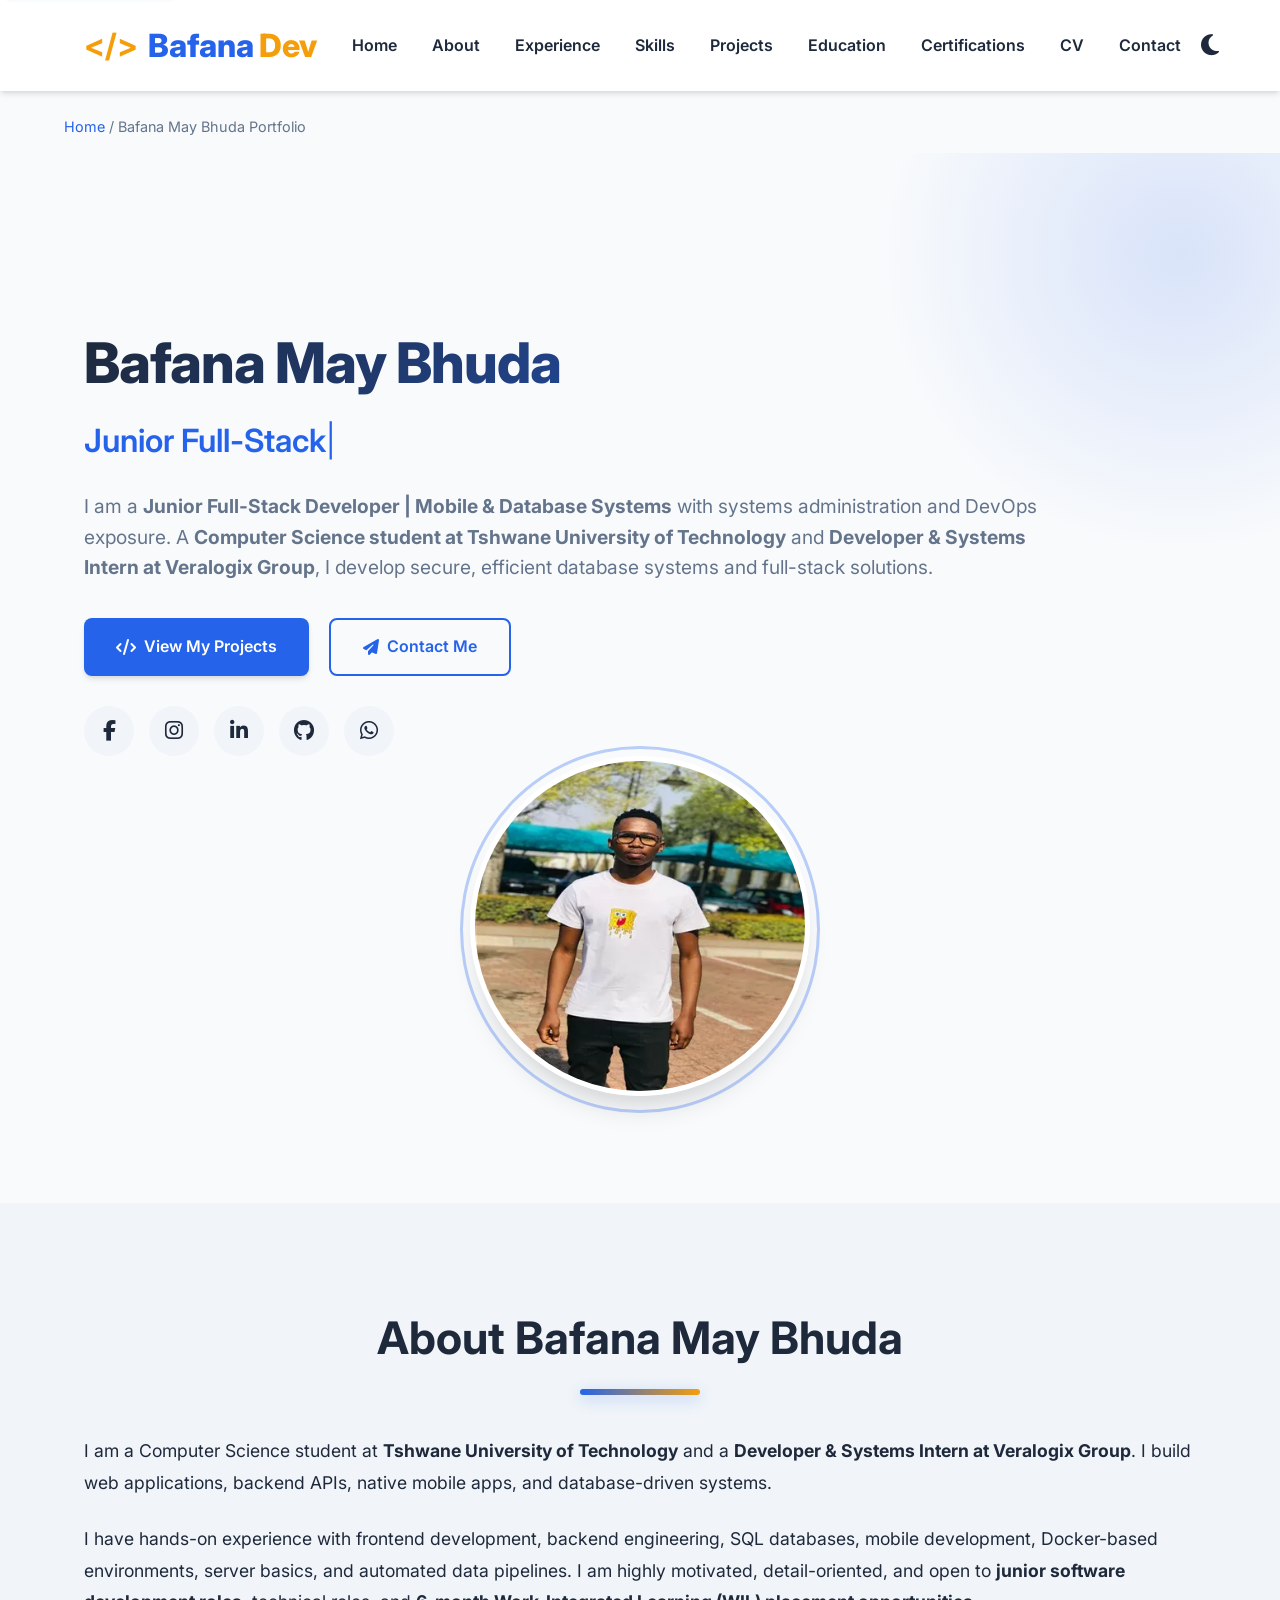
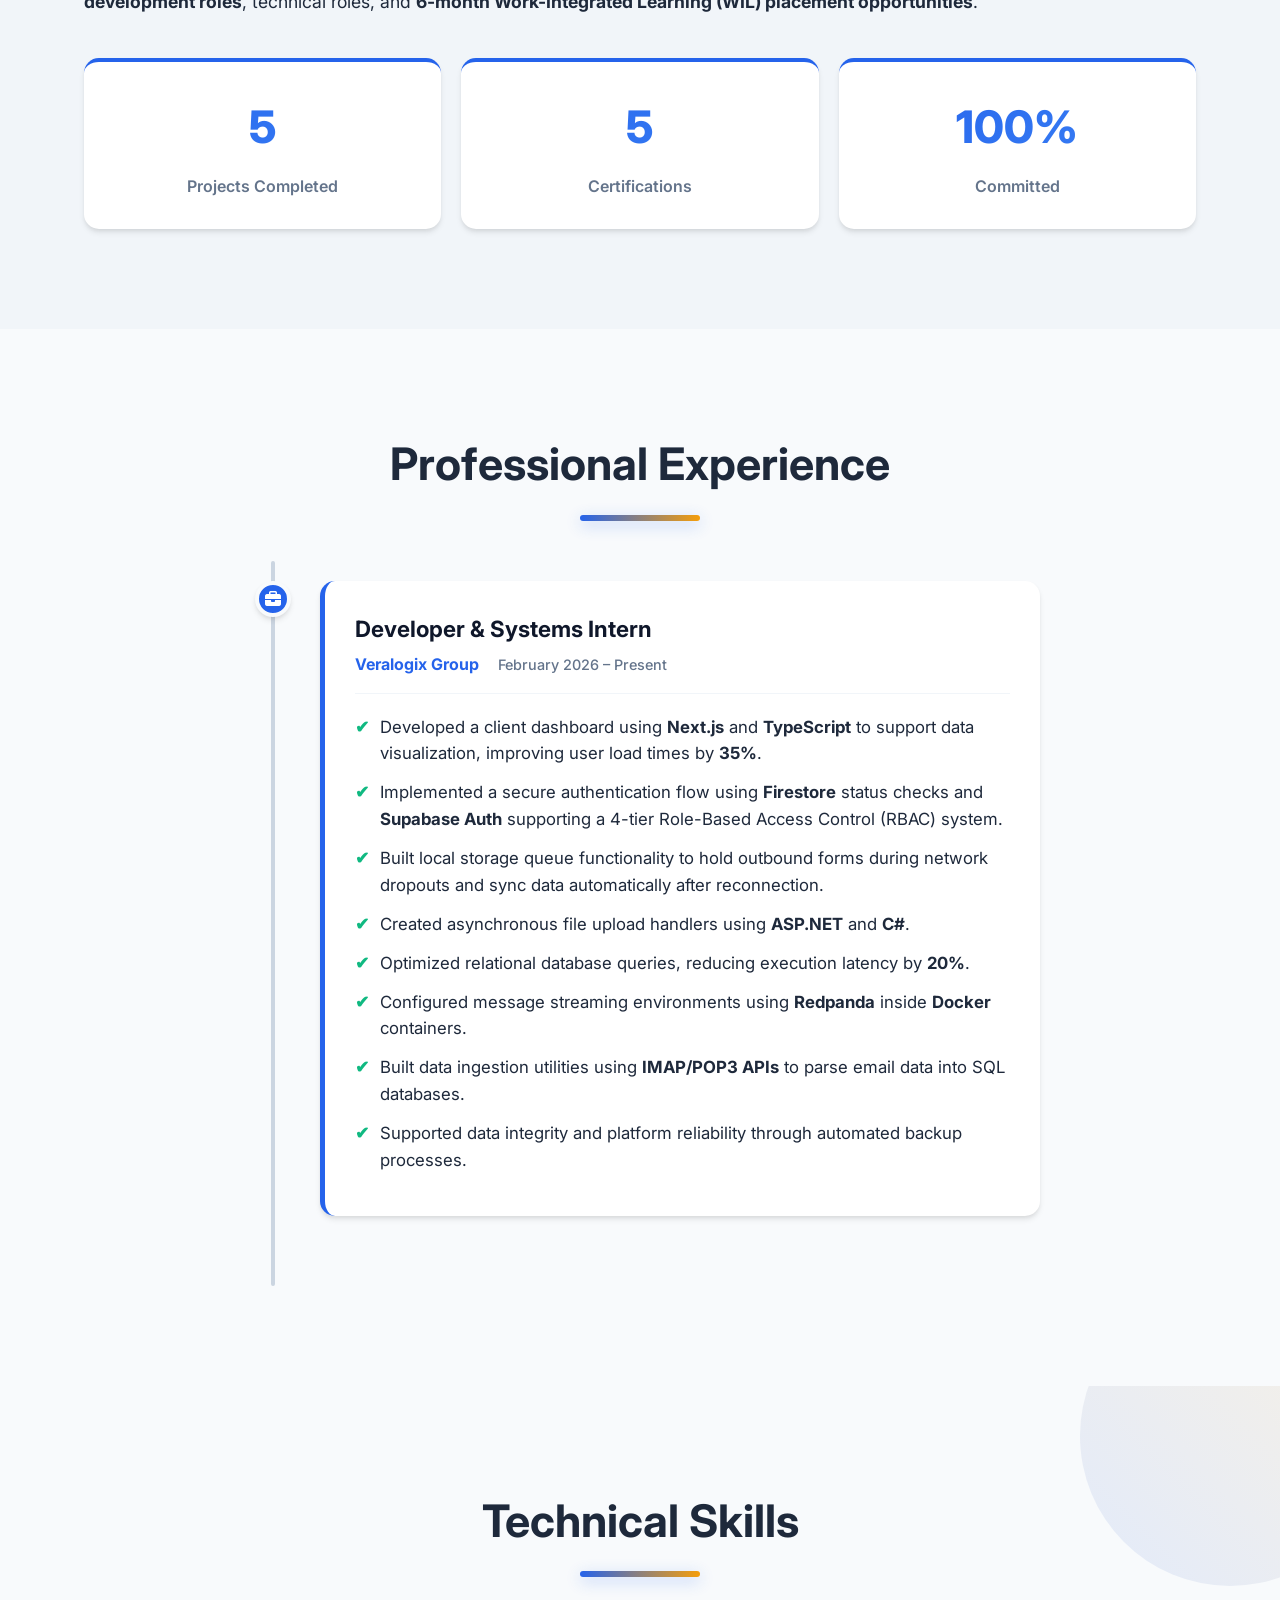
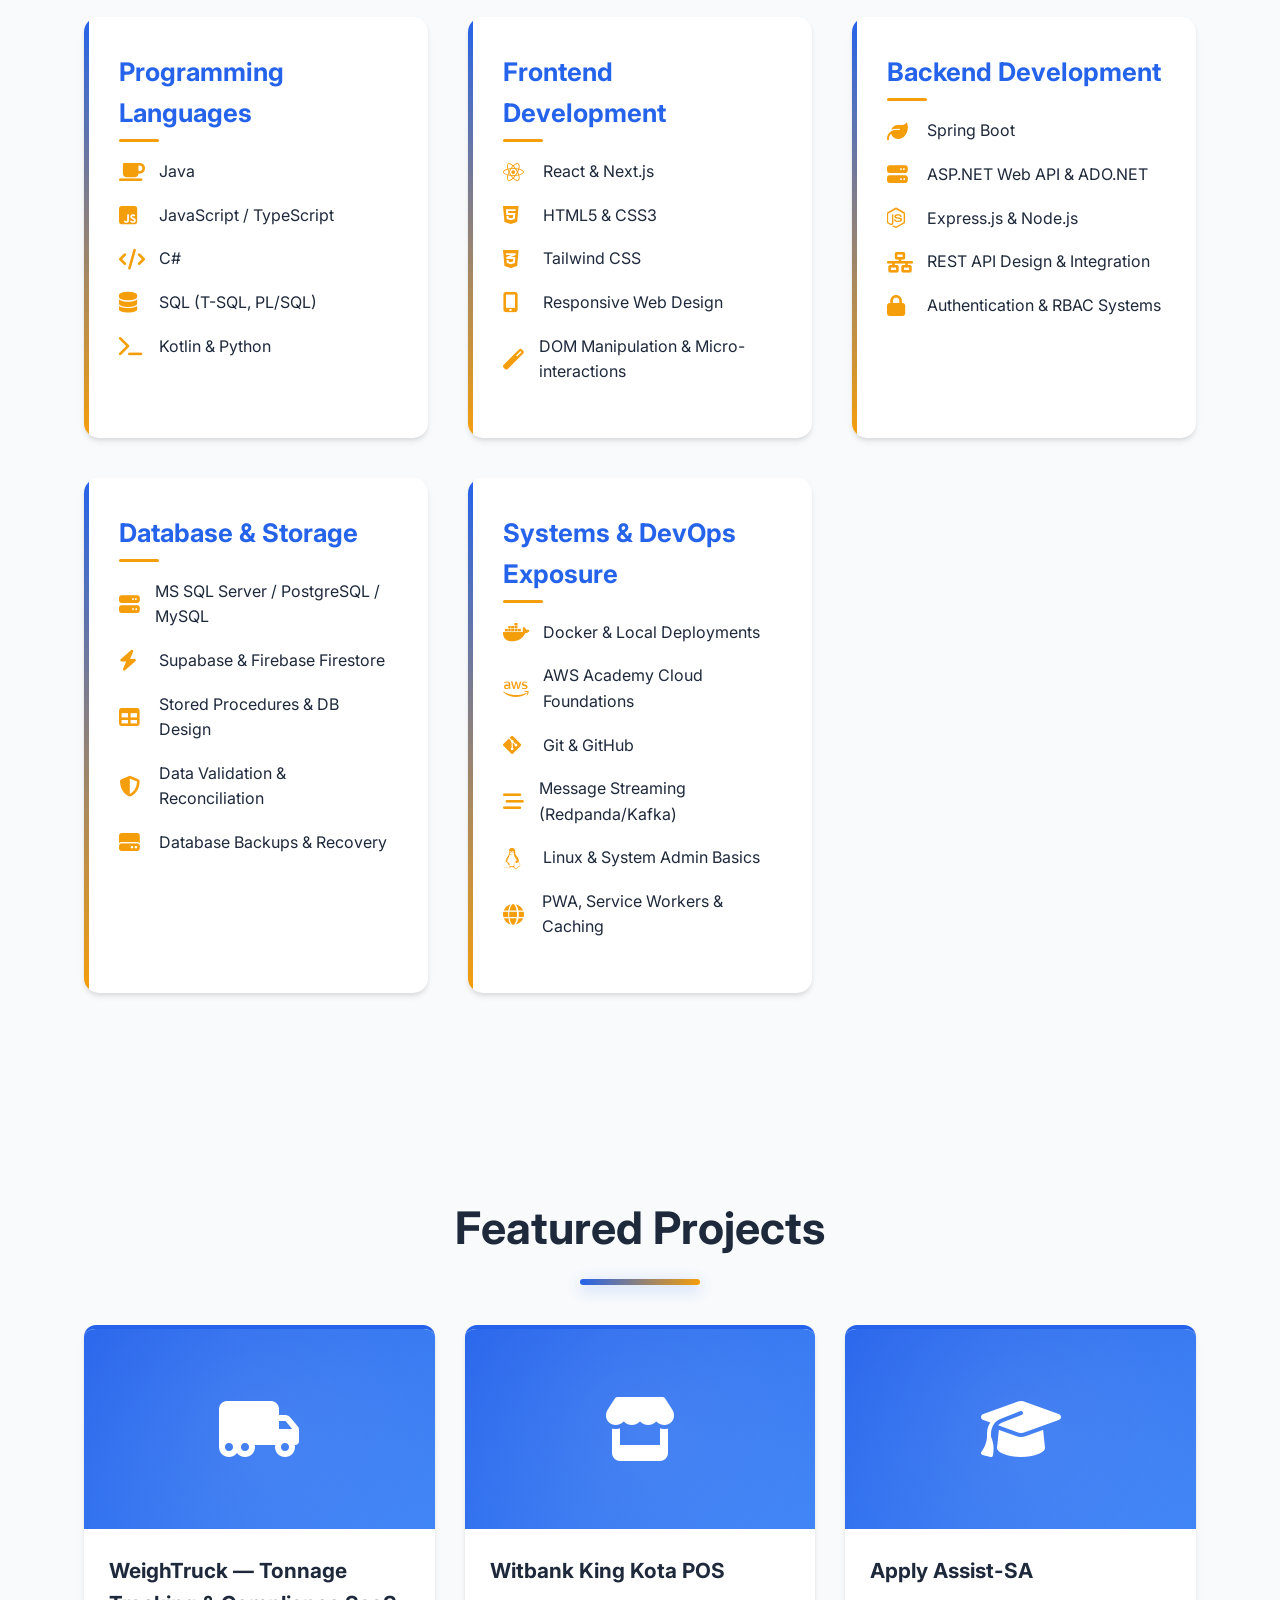
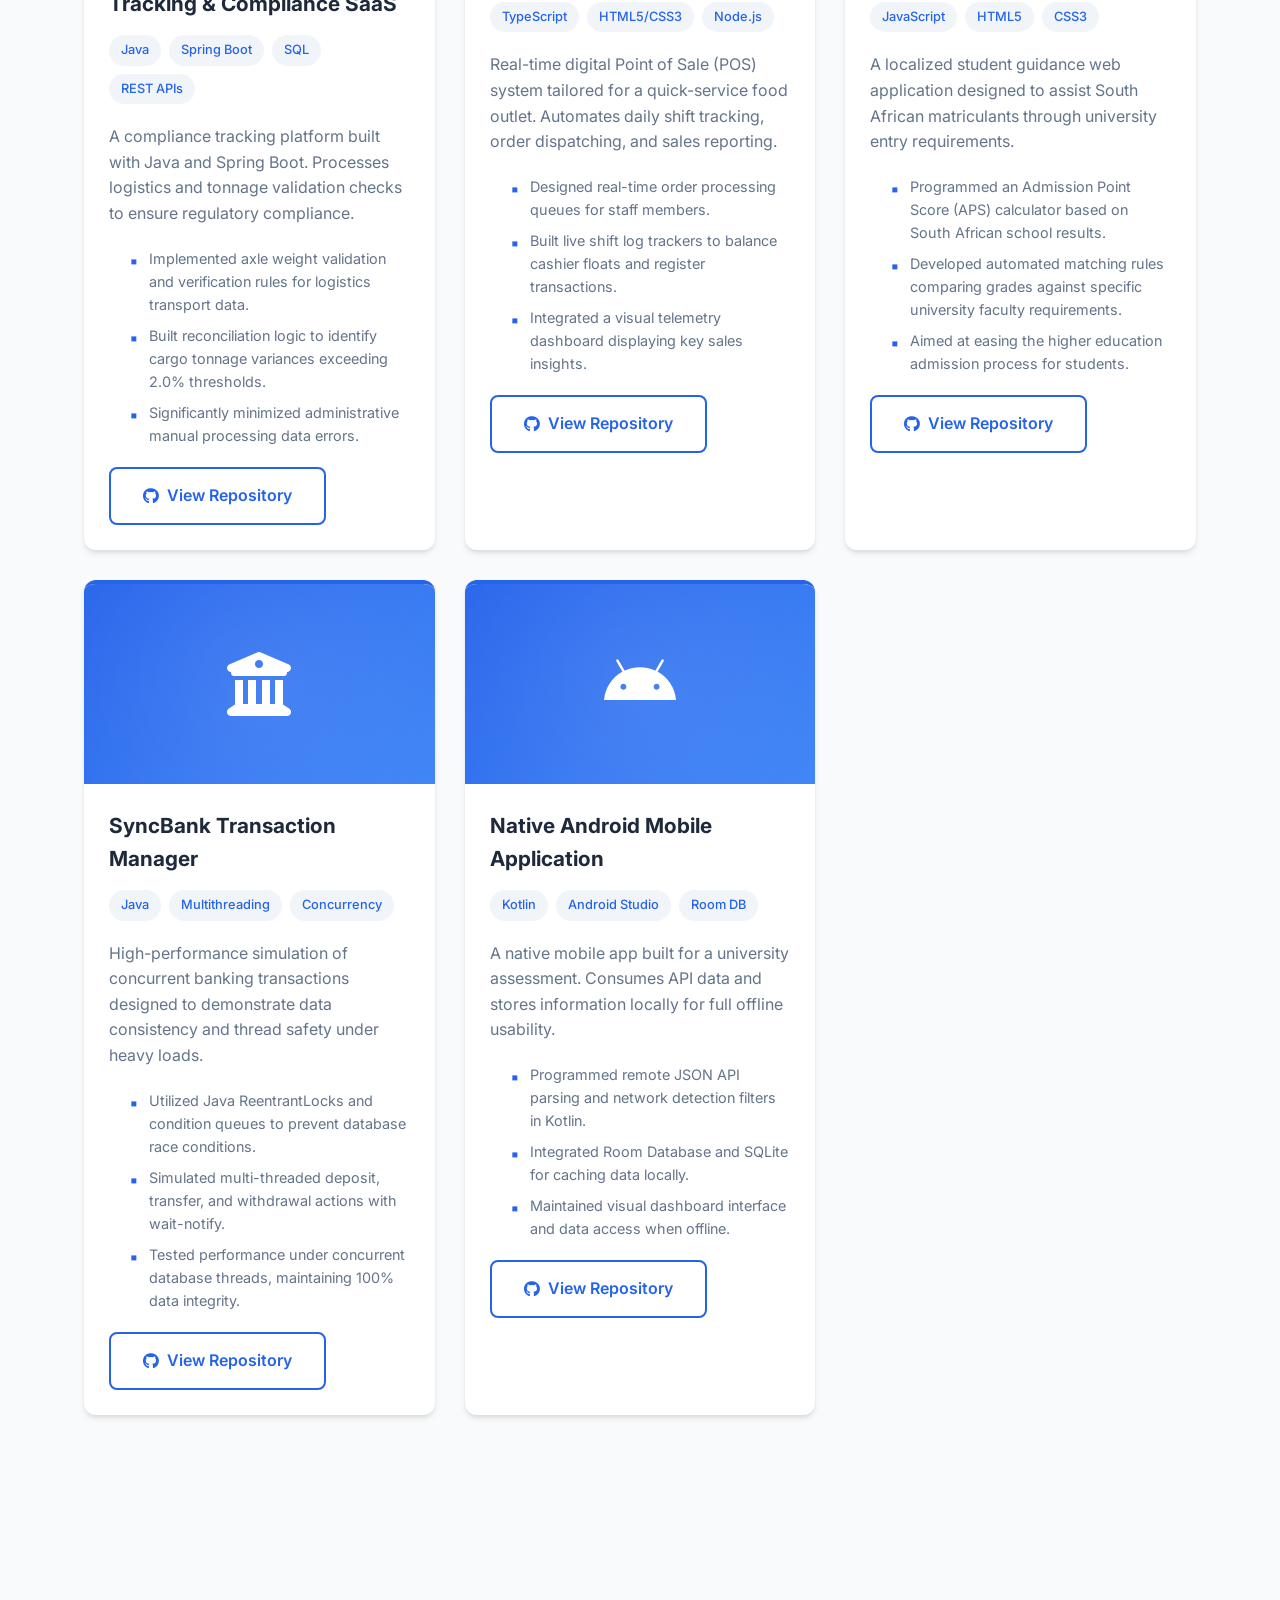
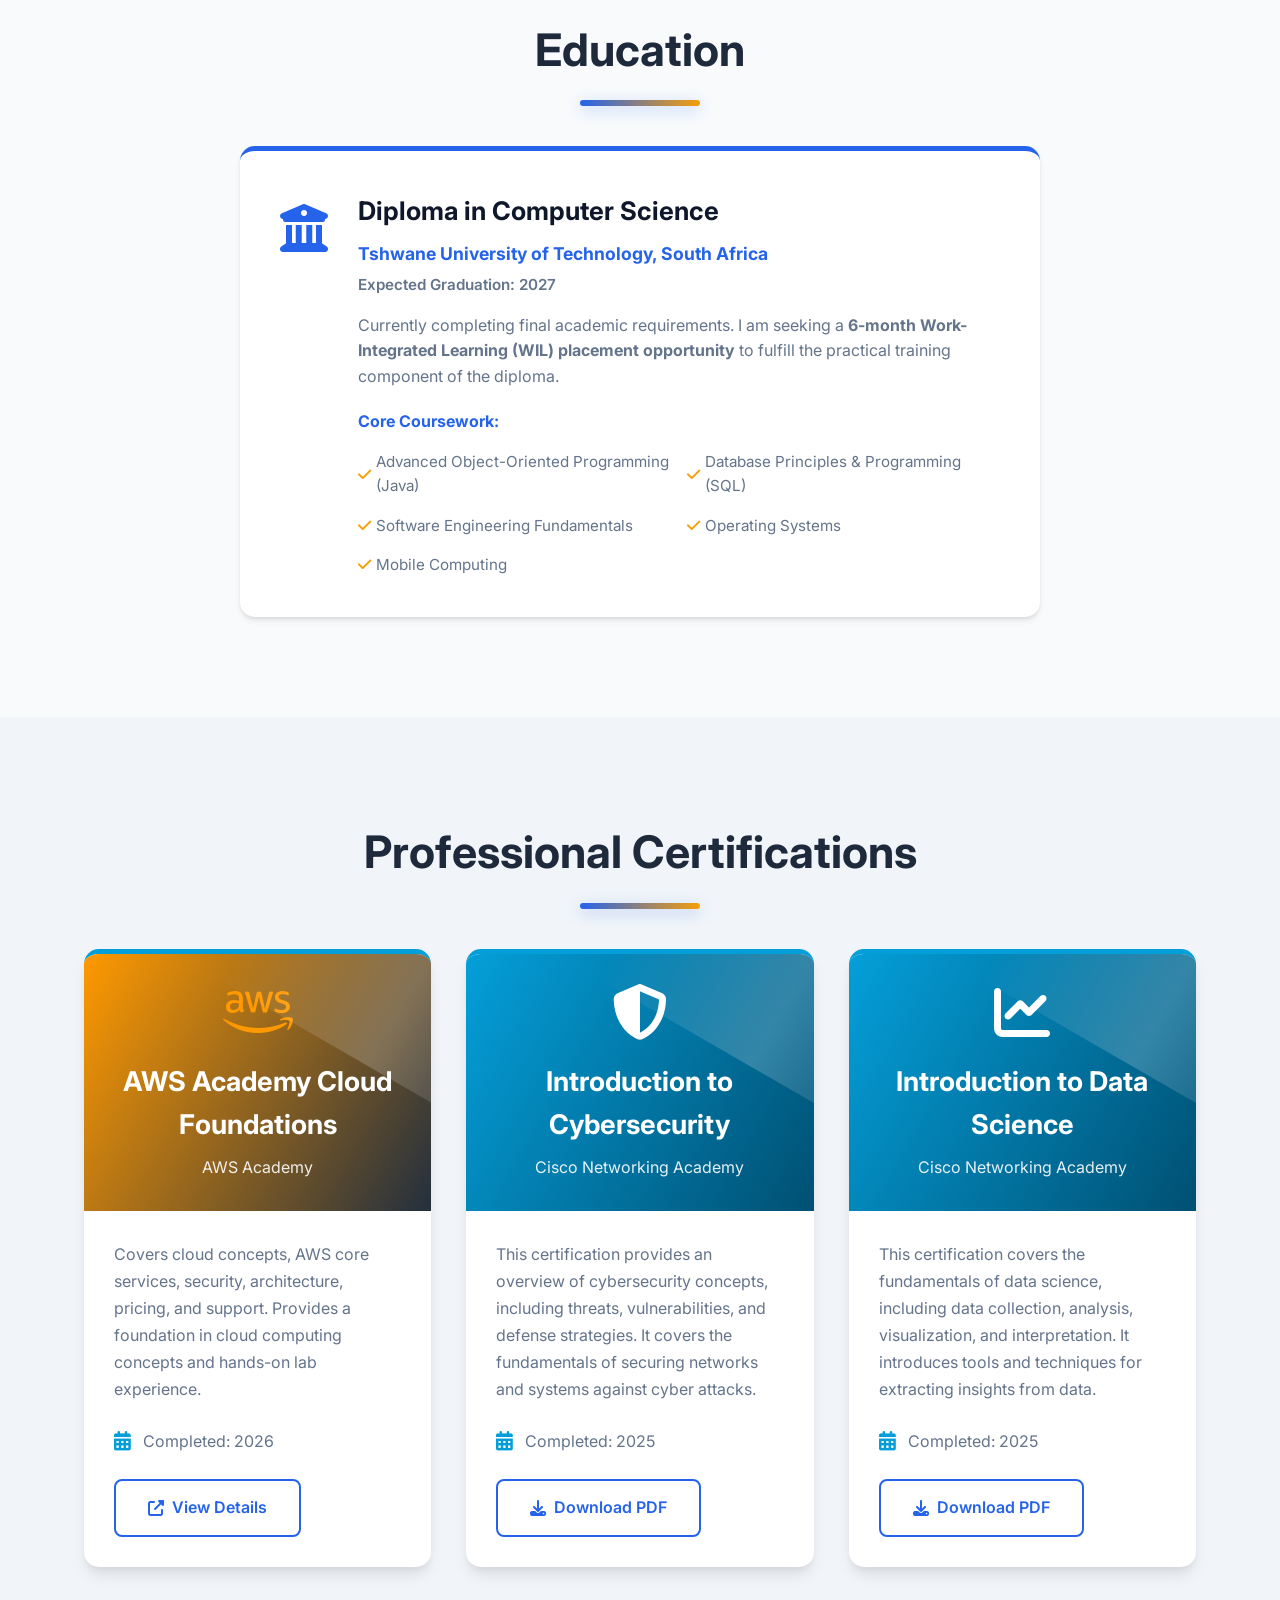
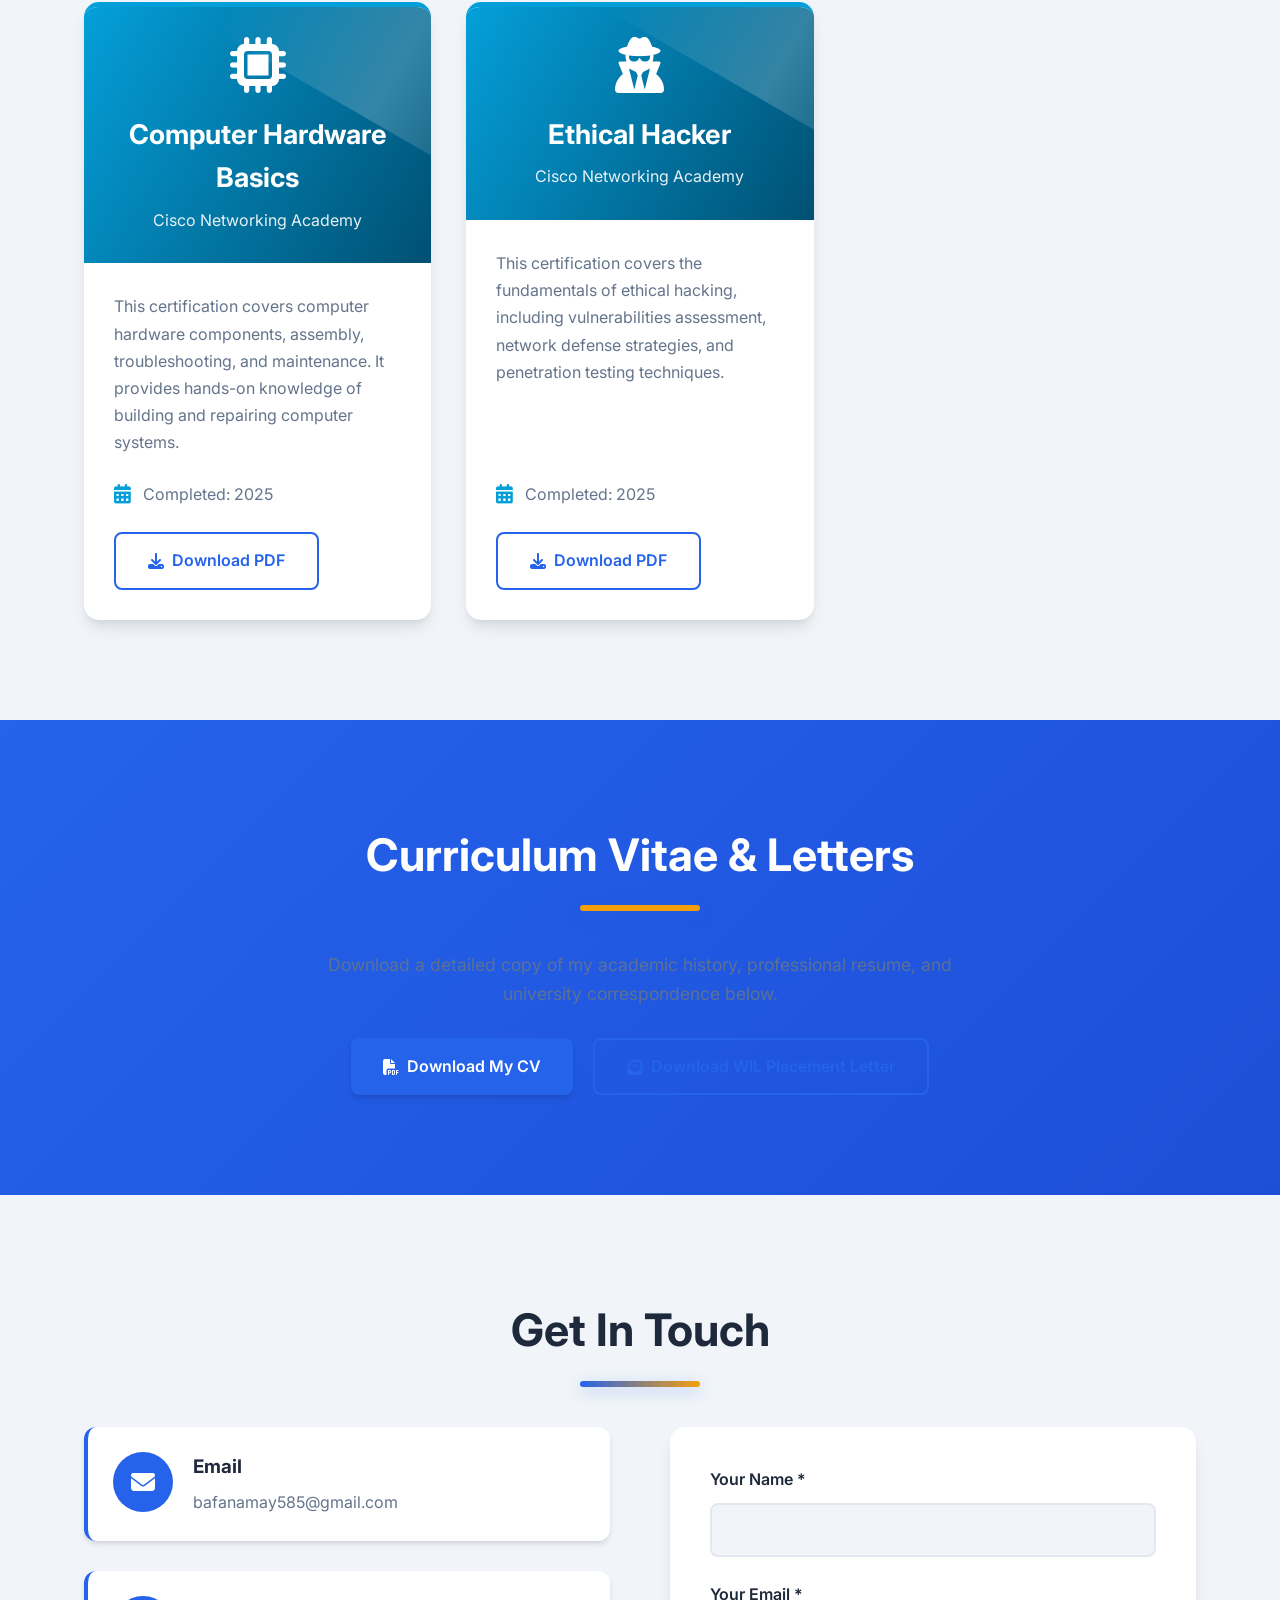
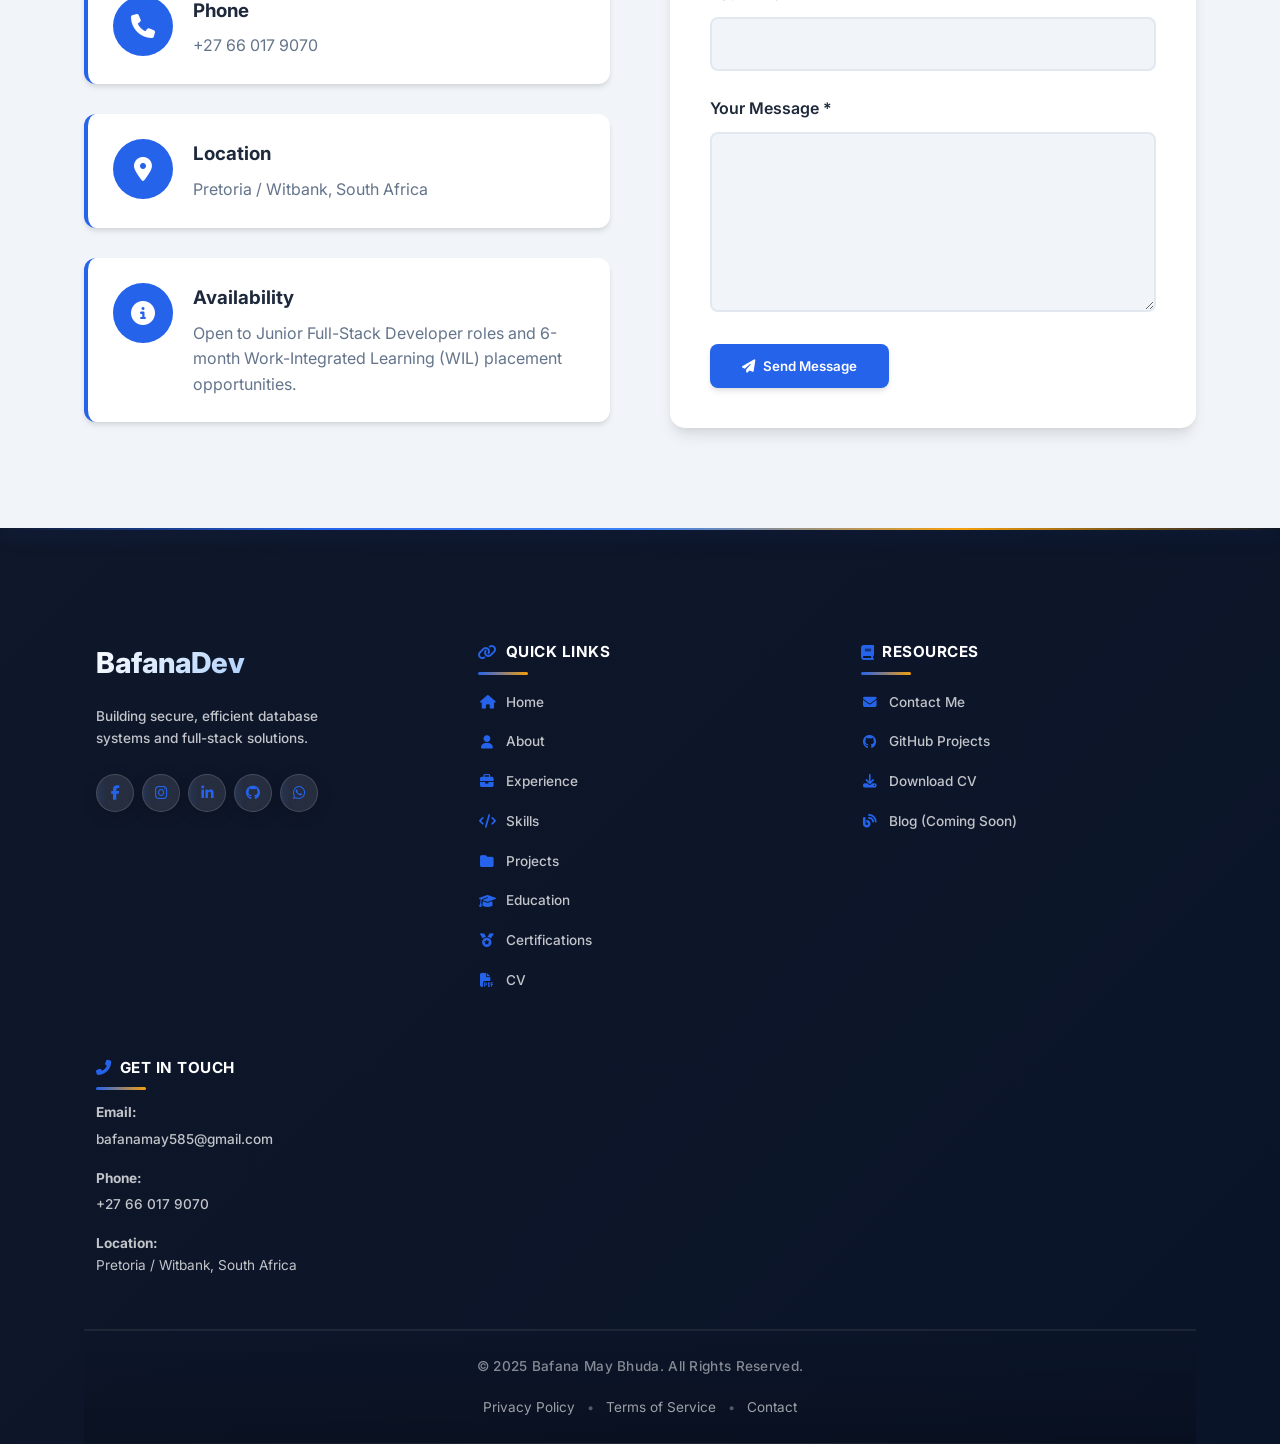
<file: index.html>
<!doctype html>
<html lang="en">
  <head>
    <meta charset="UTF-8" />
    <meta name="viewport" content="width=device-width, initial-scale=1.0" />
    <title>
      Bafana May Bhuda | Junior Full-Stack Developer | Mobile & Database Systems
    </title>
    <meta
      name="description"
      content="Portfolio of Bafana May Bhuda, a Computer Science student at Tshwane University of Technology and Developer & Systems Intern at Veralogix Group. Junior Full-Stack Developer with experience in mobile, databases, systems, and DevOps."
    />
    <meta
      name="keywords"
      content="Bafana May Bhuda, Bafana Dev, Junior Full-Stack Developer, Mobile Developer, Database Systems, Systems Administration, DevOps Basics, C#, Java, Spring Boot, ASP.NET, TypeScript, SQL, Docker, Redpanda, TUT, Portfolio"
    />
    <meta name="author" content="Bafana May Bhuda" />

    <link rel="canonical" href="https://bafanamaybhuda.com" />

    <meta
      property="og:title"
      content="Bafana May Bhuda | Computer Scientist & Full-Stack Developer"
    />
    <meta
      property="og:description"
      content="Portfolio of Bafana May Bhuda, a Computer Science student and Developer skilled in Java, Spring Boot, Cybersecurity, and Data Science."
    />
    <meta
      property="og:image"
      content="https://bafanamaybhuda.com/images/profile.jpg"
    />
    <meta property="og:url" content="https://bafanamaybhuda.com" />
    <meta property="og:type" content="website" />

    <meta name="twitter:card" content="summary_large_image" />
    <meta
      name="twitter:title"
      content="Bafana May Bhuda | Computer Scientist & Full-Stack Developer"
    />
    <meta
      name="twitter:description"
      content="Portfolio of Bafana May Bhuda, a Computer Science student and Developer."
    />
    <meta
      name="twitter:image"
      content="https://bafanamaybhuda.com/images/profile.jpg"
    />

    <!-- Google Analytics -->
    <script
      async
      src="https://www.googletagmanager.com/gtag/js?id=YOUR_GA_MEASUREMENT_ID"
    ></script>
    <script>
      window.dataLayer = window.dataLayer || [];
      function gtag() {
        dataLayer.push(arguments);
      }
      gtag("js", new Date());
      gtag("config", "YOUR_GA_MEASUREMENT_ID");
    </script>

    <script type="application/ld+json">
      {
        "@context": "https://schema.org",
        "@type": "Person",
        "name": "Bafana May Bhuda",
        "url": "https://bafanamaybhuda.com",
        "image": "https://bafanamaybhuda.com/images/profile.jpg",
        "jobTitle": "Computer Science Student & Developer",
        "alumniOf": {
          "@type": "CollegeOrUniversity",
          "name": "Tshwane University of Technology"
        },
        "knowsAbout": [
          "Java",
          "Spring Boot",
          "Cybersecurity",
          "Data Science",
          "SQL",
          "Linux",
          "Kotlin",
          "Android Development",
          "JavaScript",
          "HTML5",
          "CSS3",
          "Database Programming",
          "Internet Programming",
          "Mobile Computing"
        ],
        "hasCredential": [
          "Cisco Introduction to Cybersecurity",
          "Cisco Introduction to Data Science",
          "Cisco Computer Hardware Basics"
        ],
        "description": "Computer Science student and Developer Intern skilled in Java, Spring Boot, C#, and Database Systems.",
        "email": "mailto:bafanamay585@gmail.com",
        "telephone": "+27-66-017-9070",
        "sameAs": [
          "https://github.com/Bafana4949",
          "https://linkedin.com/in/bafanamaybhuda",
          "https://facebook.com/bafana.meibhuda",
          "https://instagram.com/bafana_ace"
        ]
      }
    </script>

    <link
      rel="stylesheet"
      href="https://cdnjs.cloudflare.com/ajax/libs/font-awesome/6.4.0/css/all.min.css"
      media="print"
      onload="
        this.media = 'all';
        this.onload = null;
      "
    />
    <noscript>
      <link
        rel="stylesheet"
        href="https://cdnjs.cloudflare.com/ajax/libs/font-awesome/6.4.0/css/all.min.css"
      />
    </noscript>
    <link
      href="https://fonts.googleapis.com/css2?family=Inter:wght@300;400;500;600;700&display=swap"
      rel="stylesheet"
      media="print"
      onload="
        this.media = 'all';
        this.onload = null;
      "
    />
    <noscript>
      <link
        href="https://fonts.googleapis.com/css2?family=Inter:wght@300;400;500;600;700&display=swap"
        rel="stylesheet"
      />
    </noscript>

    <meta name="theme-color" content="#2563eb" />

    <!-- Performance optimizations -->
    <link rel="dns-prefetch" href="//fonts.googleapis.com" />
    <link rel="dns-prefetch" href="//cdnjs.cloudflare.com" />
    <link rel="preconnect" href="https://fonts.googleapis.com" crossorigin />
    <link rel="preconnect" href="https://cdnjs.cloudflare.com" crossorigin />
    <link rel="stylesheet" href="style.css" />
  </head>
  <body>
    <div class="progress-bar" id="progressBar"></div>

    <!-- Skip to main content link for accessibility -->
    <a href="#main-content" class="skip-link">Skip to main content</a>

    <header id="header">
      <div class="container">
        <nav>
          <div class="logo">Bafana<span>Dev</span></div>
          <ul class="nav-links">
            <li><a href="#home">Home</a></li>
            <li><a href="#about">About</a></li>
            <li><a href="#experience">Experience</a></li>
            <li><a href="#skills">Skills</a></li>
            <li><a href="#projects">Projects</a></li>
            <li><a href="#education">Education</a></li>
            <li><a href="#certifications">Certifications</a></li>
            <li><a href="#cv">CV</a></li>
            <li><a href="#contact">Contact</a></li>
          </ul>
          <button
            class="theme-toggle"
            id="themeToggle"
            aria-label="Toggle dark mode"
          >
            <i class="fas fa-moon"></i>
          </button>
          <button class="hamburger" aria-label="Toggle navigation">
            <i class="fas fa-bars"></i>
          </button>
        </nav>
      </div>
    </header>

    <div class="container breadcrumb">
      <a href="#home">Home</a> / <span>Bafana May Bhuda Portfolio</span>
    </div>

    <main id="main-content">
      <section id="home" class="hero">
        <div class="container">
          <div class="hero-content">
            <h1>Bafana May Bhuda</h1>

            <div class="hero-typing">
              <h2>
                <span id="typed-text"></span><span class="cursor">|</span>
              </h2>
            </div>

            <p>
              I am a <strong>Junior Full-Stack Developer | Mobile & Database Systems</strong> with systems administration and DevOps exposure. A <strong>Computer Science student at Tshwane University of Technology</strong> and <strong>Developer & Systems Intern at Veralogix Group</strong>, I develop secure, efficient database systems and full-stack solutions.
            </p>
            <div class="hero-buttons">
              <a href="#projects" class="btn"
                ><i class="fas fa-code"></i> View My Projects</a
              >
              <a href="#contact" class="btn btn-outline"
                ><i class="fas fa-paper-plane"></i> Contact Me</a
              >
            </div>

            <div class="hero-social-links">
              <a
                href="https://www.facebook.com/bafana.meibhuda"
                aria-label="Facebook"
                target="_blank"
              >
                <i class="fab fa-facebook-f"></i>
              </a>
              <a
                href="https://www.instagram.com/bafana_ace/"
                aria-label="Instagram"
                target="_blank"
              >
                <i class="fab fa-instagram"></i>
              </a>
              <a
                href="https://www.linkedin.com/in/bafanamaybhuda"
                aria-label="LinkedIn"
                target="_blank"
              >
                <i class="fab fa-linkedin-in"></i>
              </a>
              <a
                href="https://github.com/Bafana4949"
                aria-label="GitHub"
                target="_blank"
              >
                <i class="fab fa-github"></i>
              </a>
              <a
                href="https://wa.me/27660179070"
                aria-label="WhatsApp"
                target="_blank"
              >
                <i class="fab fa-whatsapp"></i>
              </a>
            </div>
          </div>
          <div class="hero-image">
            <div class="profile-img-container">
              <picture>
                <source srcset="profile_optimized.webp" type="image/webp" />
                <img
                  src="profile_optimized.jpg"
                  alt="Bafana May Bhuda - Computer Science Student and Developer"
                  decoding="async"
                  width="340"
                  height="340"
                  srcset="profile_optimized.jpg 340w"
                  sizes="(max-width: 480px) 240px, (max-width: 768px) 280px, 340px"
                />
              </picture>
            </div>
          </div>
        </div>
      </section>

      <section id="about" class="about">
        <div class="container">
          <h2 class="section-title">About Bafana May Bhuda</h2>
          <div class="about-content">
            <div class="about-text">
              <p>
                I am a Computer Science student at <strong>Tshwane University of Technology</strong> and a <strong>Developer & Systems Intern at Veralogix Group</strong>. I build web applications, backend APIs, native mobile apps, and database-driven systems.
              </p>
              <p>
                I have hands-on experience with frontend development, backend engineering, SQL databases, mobile development, Docker-based environments, server basics, and automated data pipelines. I am highly motivated, detail-oriented, and open to <strong>junior software development roles</strong>, technical roles, and <strong>6-month Work-Integrated Learning (WIL) placement opportunities</strong>.
              </p>

              <div class="about-stats">
                <div class="stat-box">
                  <div class="stat-number" id="project-count">0</div>
                  <div class="stat-text">Projects Completed</div>
                </div>
                <div class="stat-box">
                  <div class="stat-number" id="certificate-count">0</div>
                  <div class="stat-text">Certifications</div>
                </div>
                <div class="stat-box">
                  <div class="stat-number">100%</div>
                  <div class="stat-text">Committed</div>
                </div>
              </div>
            </div>
          </div>
        </div>
      </section>

      <section id="experience" class="experience animate-section">
        <div class="container">
          <h2 class="section-title">Professional Experience</h2>
          <div class="experience-timeline">
            <div class="timeline-item">
              <div class="timeline-icon">
                <i class="fas fa-briefcase"></i>
              </div>
              <div class="timeline-content">
                <div class="timeline-header">
                  <h3>Developer & Systems Intern</h3>
                  <span class="timeline-company">Veralogix Group</span>
                  <span class="timeline-date">February 2026 – Present</span>
                </div>
                <ul class="timeline-bullets">
                  <li>Developed a client dashboard using <strong>Next.js</strong> and <strong>TypeScript</strong> to support data visualization, improving user load times by <strong>35%</strong>.</li>
                  <li>Implemented a secure authentication flow using <strong>Firestore</strong> status checks and <strong>Supabase Auth</strong> supporting a 4-tier Role-Based Access Control (RBAC) system.</li>
                  <li>Built local storage queue functionality to hold outbound forms during network dropouts and sync data automatically after reconnection.</li>
                  <li>Created asynchronous file upload handlers using <strong>ASP.NET</strong> and <strong>C#</strong>.</li>
                  <li>Optimized relational database queries, reducing execution latency by <strong>20%</strong>.</li>
                  <li>Configured message streaming environments using <strong>Redpanda</strong> inside <strong>Docker</strong> containers.</li>
                  <li>Built data ingestion utilities using <strong>IMAP/POP3 APIs</strong> to parse email data into SQL databases.</li>
                  <li>Supported data integrity and platform reliability through automated backup processes.</li>
                </ul>
              </div>
            </div>
          </div>
        </div>
      </section>

      <section id="skills" class="skills">
        <div class="container">
          <h2 class="section-title">Technical Skills</h2>
          <div class="skills-container">
            <!-- Programming Languages -->
            <div class="skill-category animate-section">
              <h3>Programming Languages</h3>
              <ul class="skills-list">
                <li>
                  <i class="fas fa-coffee"></i> Java
                  <div class="skill-progress">
                    <div class="skill-progress-bar" data-width="90"></div>
                  </div>
                </li>
                <li>
                  <i class="fab fa-js-square"></i> JavaScript / TypeScript
                  <div class="skill-progress">
                    <div class="skill-progress-bar" data-width="85"></div>
                  </div>
                </li>
                <li>
                  <i class="fas fa-code"></i> C#
                  <div class="skill-progress">
                    <div class="skill-progress-bar" data-width="80"></div>
                  </div>
                </li>
                <li>
                  <i class="fas fa-database"></i> SQL (T-SQL, PL/SQL)
                  <div class="skill-progress">
                    <div class="skill-progress-bar" data-width="85"></div>
                  </div>
                </li>
                <li>
                  <i class="fas fa-terminal"></i> Kotlin & Python
                  <div class="skill-progress">
                    <div class="skill-progress-bar" data-width="75"></div>
                  </div>
                </li>
              </ul>
            </div>

            <!-- Frontend Development -->
            <div class="skill-category animate-section">
              <h3>Frontend Development</h3>
              <ul class="skills-list">
                <li><i class="fab fa-react"></i> React & Next.js</li>
                <li><i class="fab fa-html5"></i> HTML5 & CSS3</li>
                <li><i class="fab fa-css3-alt"></i> Tailwind CSS</li>
                <li><i class="fas fa-mobile-alt"></i> Responsive Web Design</li>
                <li><i class="fas fa-magic"></i> DOM Manipulation & Micro-interactions</li>
              </ul>
            </div>

            <!-- Backend Development -->
            <div class="skill-category animate-section">
              <h3>Backend Development</h3>
              <ul class="skills-list">
                <li><i class="fas fa-leaf"></i> Spring Boot</li>
                <li><i class="fas fa-server"></i> ASP.NET Web API & ADO.NET</li>
                <li><i class="fab fa-node-js"></i> Express.js & Node.js</li>
                <li><i class="fas fa-network-wired"></i> REST API Design & Integration</li>
                <li><i class="fas fa-lock"></i> Authentication & RBAC Systems</li>
              </ul>
            </div>

            <!-- Database & Storage -->
            <div class="skill-category animate-section">
              <h3>Database & Storage</h3>
              <ul class="skills-list">
                <li><i class="fas fa-server"></i> MS SQL Server / PostgreSQL / MySQL</li>
                <li><i class="fas fa-bolt"></i> Supabase & Firebase Firestore</li>
                <li><i class="fas fa-table"></i> Stored Procedures & DB Design</li>
                <li><i class="fas fa-shield-alt"></i> Data Validation & Reconciliation</li>
                <li><i class="fas fa-hdd"></i> Database Backups & Recovery</li>
              </ul>
            </div>

            <!-- Systems & DevOps Basics -->
            <div class="skill-category animate-section">
              <h3>Systems & DevOps Exposure</h3>
              <ul class="skills-list">
                <li><i class="fab fa-docker"></i> Docker & Local Deployments</li>
                <li><i class="fab fa-aws"></i> AWS Academy Cloud Foundations</li>
                <li><i class="fab fa-git-alt"></i> Git & GitHub</li>
                <li><i class="fas fa-stream"></i> Message Streaming (Redpanda/Kafka)</li>
                <li><i class="fab fa-linux"></i> Linux & System Admin Basics</li>
                <li><i class="fas fa-globe"></i> PWA, Service Workers & Caching</li>
              </ul>
            </div>
          </div>
        </div>
      </section>

      <section id="projects" class="projects animate-section">
        <div class="container">
          <h2 class="section-title">Featured Projects</h2>
          <div class="projects-grid">
            
            <!-- Project 1 -->
            <div class="project-card">
              <div class="project-image">
                <i class="fas fa-truck-moving"></i>
              </div>
              <div class="project-content">
                <h3>WeighTruck — Tonnage Tracking & Compliance SaaS</h3>
                <div class="project-tags">
                  <span class="project-tag">Java</span>
                  <span class="project-tag">Spring Boot</span>
                  <span class="project-tag">SQL</span>
                  <span class="project-tag">REST APIs</span>
                </div>
                <p>
                  A compliance tracking platform built with Java and Spring Boot. Processes logistics and tonnage validation checks to ensure regulatory compliance.
                </p>
                <ul class="project-bullets" style="padding-left: 20px; margin-bottom: 20px; font-size: 0.95rem; color: var(--gray);">
                  <li>Implemented axle weight validation and verification rules for logistics transport data.</li>
                  <li>Built reconciliation logic to identify cargo tonnage variances exceeding 2.0% thresholds.</li>
                  <li>Significantly minimized administrative manual processing data errors.</li>
                </ul>
                <div class="project-links">
                  <a href="https://github.com/Bafana4949" class="btn btn-outline" target="_blank">
                    <i class="fab fa-github"></i> View Repository
                  </a>
                </div>
              </div>
            </div>

            <!-- Project 2 -->
            <div class="project-card">
              <div class="project-image">
                <i class="fas fa-store"></i>
              </div>
              <div class="project-content">
                <h3>Witbank King Kota POS</h3>
                <div class="project-tags">
                  <span class="project-tag">TypeScript</span>
                  <span class="project-tag">HTML5/CSS3</span>
                  <span class="project-tag">Node.js</span>
                </div>
                <p>
                  Real-time digital Point of Sale (POS) system tailored for a quick-service food outlet. Automates daily shift tracking, order dispatching, and sales reporting.
                </p>
                <ul class="project-bullets" style="padding-left: 20px; margin-bottom: 20px; font-size: 0.95rem; color: var(--gray);">
                  <li>Designed real-time order processing queues for staff members.</li>
                  <li>Built live shift log trackers to balance cashier floats and register transactions.</li>
                  <li>Integrated a visual telemetry dashboard displaying key sales insights.</li>
                </ul>
                <div class="project-links">
                  <a href="https://github.com/Bafana4949" class="btn btn-outline" target="_blank">
                    <i class="fab fa-github"></i> View Repository
                  </a>
                </div>
              </div>
            </div>

            <!-- Project 3 -->
            <div class="project-card">
              <div class="project-image">
                <i class="fas fa-graduation-cap"></i>
              </div>
              <div class="project-content">
                <h3>Apply Assist-SA</h3>
                <div class="project-tags">
                  <span class="project-tag">JavaScript</span>
                  <span class="project-tag">HTML5</span>
                  <span class="project-tag">CSS3</span>
                </div>
                <p>
                  A localized student guidance web application designed to assist South African matriculants through university entry requirements.
                </p>
                <ul class="project-bullets" style="padding-left: 20px; margin-bottom: 20px; font-size: 0.95rem; color: var(--gray);">
                  <li>Programmed an Admission Point Score (APS) calculator based on South African school results.</li>
                  <li>Developed automated matching rules comparing grades against specific university faculty requirements.</li>
                  <li>Aimed at easing the higher education admission process for students.</li>
                </ul>
                <div class="project-links">
                  <a href="https://github.com/Bafana4949" class="btn btn-outline" target="_blank">
                    <i class="fab fa-github"></i> View Repository
                  </a>
                </div>
              </div>
            </div>

            <!-- Project 4 -->
            <div class="project-card">
              <div class="project-image">
                <i class="fas fa-university"></i>
              </div>
              <div class="project-content">
                <h3>SyncBank Transaction Manager</h3>
                <div class="project-tags">
                  <span class="project-tag">Java</span>
                  <span class="project-tag">Multithreading</span>
                  <span class="project-tag">Concurrency</span>
                </div>
                <p>
                  High-performance simulation of concurrent banking transactions designed to demonstrate data consistency and thread safety under heavy loads.
                </p>
                <ul class="project-bullets" style="padding-left: 20px; margin-bottom: 20px; font-size: 0.95rem; color: var(--gray);">
                  <li>Utilized Java ReentrantLocks and condition queues to prevent database race conditions.</li>
                  <li>Simulated multi-threaded deposit, transfer, and withdrawal actions with wait-notify.</li>
                  <li>Tested performance under concurrent database threads, maintaining 100% data integrity.</li>
                </ul>
                <div class="project-links">
                  <a href="https://github.com/Bafana4949" class="btn btn-outline" target="_blank">
                    <i class="fab fa-github"></i> View Repository
                  </a>
                </div>
              </div>
            </div>

            <!-- Project 5 -->
            <div class="project-card">
              <div class="project-image">
                <i class="fab fa-android"></i>
              </div>
              <div class="project-content">
                <h3>Native Android Mobile Application</h3>
                <div class="project-tags">
                  <span class="project-tag">Kotlin</span>
                  <span class="project-tag">Android Studio</span>
                  <span class="project-tag">Room DB</span>
                </div>
                <p>
                  A native mobile app built for a university assessment. Consumes API data and stores information locally for full offline usability.
                </p>
                <ul class="project-bullets" style="padding-left: 20px; margin-bottom: 20px; font-size: 0.95rem; color: var(--gray);">
                  <li>Programmed remote JSON API parsing and network detection filters in Kotlin.</li>
                  <li>Integrated Room Database and SQLite for caching data locally.</li>
                  <li>Maintained visual dashboard interface and data access when offline.</li>
                </ul>
                <div class="project-links">
                  <a href="https://github.com/Bafana4949" class="btn btn-outline" target="_blank">
                    <i class="fab fa-github"></i> View Repository
                  </a>
                </div>
              </div>
            </div>

          </div>
        </div>
      </section>

      <section id="education" class="education animate-section">
        <div class="container">
          <h2 class="section-title">Education</h2>
          <div class="education-container">
            <div class="education-card">
              <div class="education-icon">
                <i class="fas fa-university"></i>
              </div>
              <div class="education-content">
                <h3>Diploma in Computer Science</h3>
                <span class="education-school">Tshwane University of Technology, South Africa</span>
                <span class="education-date">Expected Graduation: 2027</span>
                <p style="margin-top: 15px; color: var(--gray);">
                  Currently completing final academic requirements. I am seeking a <strong>6-month Work-Integrated Learning (WIL) placement opportunity</strong> to fulfill the practical training component of the diploma.
                </p>
                <h4 style="margin-top: 20px; color: var(--primary); margin-bottom: 10px;">Core Coursework:</h4>
                <div class="education-grid">
                  <div><i class="fas fa-check" style="color: var(--accent); margin-right: 5px;"></i> Advanced Object-Oriented Programming (Java)</div>
                  <div><i class="fas fa-check" style="color: var(--accent); margin-right: 5px;"></i> Database Principles & Programming (SQL)</div>
                  <div><i class="fas fa-check" style="color: var(--accent); margin-right: 5px;"></i> Software Engineering Fundamentals</div>
                  <div><i class="fas fa-check" style="color: var(--accent); margin-right: 5px;"></i> Operating Systems</div>
                  <div><i class="fas fa-check" style="color: var(--accent); margin-right: 5px;"></i> Mobile Computing</div>
                </div>
              </div>
            </div>
          </div>
        </div>
      </section>

      <section id="certifications" class="certifications animate-section">
        <div class="container">
          <h2 class="section-title">Professional Certifications</h2>
          <div class="certifications-grid">
            
            <!-- Certification 1 -->
            <div class="certification-card">
              <div class="certification-header" style="background: linear-gradient(120deg, #ff9900, #232f3e);">
                <i class="fab fa-aws" style="color: #ff9900;"></i>
                <h3>AWS Academy Cloud Foundations</h3>
                <p>AWS Academy</p>
              </div>
              <div class="certification-body">
                <p>
                  Covers cloud concepts, AWS core services, security, architecture, pricing, and support. Provides a foundation in cloud computing concepts and hands-on lab experience.
                </p>
                <div class="certification-date">
                  <i class="fas fa-calendar-alt"></i>
                  <span>Completed: 2026</span>
                </div>
                <div class="certification-actions">
                  <a
                    href="#"
                    class="btn btn-outline"
                    onclick="alert('The official AWS Academy Cloud Foundations digital certificate verification link will be integrated shortly. Please contact me if you would like to view a copy!'); return false;"
                    ><i class="fas fa-external-link-alt"></i> View Details</a
                  >
                </div>
              </div>
            </div>

            <!-- Certification 2 -->
            <div class="certification-card">
              <div class="certification-header">
                <i class="fas fa-shield-alt"></i>
                <h3>Introduction to Cybersecurity</h3>
                <p>Cisco Networking Academy</p>
              </div>
              <div class="certification-body">
                <p>
                  This certification provides an overview of cybersecurity
                  concepts, including threats, vulnerabilities, and defense
                  strategies. It covers the fundamentals of securing networks
                  and systems against cyber attacks.
                </p>
                <div class="certification-date">
                  <i class="fas fa-calendar-alt"></i>
                  <span>Completed: 2025</span>
                </div>
                <div class="certification-actions">
                  <a
                    href="Introduction_to_Cybersecurity_certificate.pdf"
                    class="btn btn-outline"
                    ><i class="fas fa-download"></i> Download PDF</a
                  >
                </div>
              </div>
            </div>

            <!-- Certification 3 -->
            <div class="certification-card">
              <div class="certification-header">
                <i class="fas fa-chart-line"></i>
                <h3>Introduction to Data Science</h3>
                <p>Cisco Networking Academy</p>
              </div>
              <div class="certification-body">
                <p>
                  This certification covers the fundamentals of data science,
                  including data collection, analysis, visualization, and
                  interpretation. It introduces tools and techniques for
                  extracting insights from data.
                </p>
                <div class="certification-date">
                  <i class="fas fa-calendar-alt"></i>
                  <span>Completed: 2025</span>
                </div>
                <div class="certification-actions">
                  <a href="Intro_Data_Science.pdf" class="btn btn-outline"
                    ><i class="fas fa-download"></i> Download PDF</a
                  >
                </div>
              </div>
            </div>

            <!-- Certification 4 -->
            <div class="certification-card">
              <div class="certification-header">
                <i class="fas fa-microchip"></i>
                <h3>Computer Hardware Basics</h3>
                <p>Cisco Networking Academy</p>
              </div>
              <div class="certification-body">
                <p>
                  This certification covers computer hardware components,
                  assembly, troubleshooting, and maintenance. It provides
                  hands-on knowledge of building and repairing computer systems.
                </p>
                <div class="certification-date">
                  <i class="fas fa-calendar-alt"></i>
                  <span>Completed: 2025</span>
                </div>
                <div class="certification-actions">
                  <a href="Computer_hardware_basics.pdf" class="btn btn-outline"
                    ><i class="fas fa-download"></i> Download PDF</a
                  >
                </div>
              </div>
            </div>

            <!-- Certification 5 -->
            <div class="certification-card">
              <div class="certification-header">
                <i class="fas fa-user-secret"></i>
                <h3>Ethical Hacker</h3>
                <p>Cisco Networking Academy</p>
              </div>
              <div class="certification-body">
                <p>
                  This certification covers the fundamentals of ethical hacking,
                  including vulnerabilities assessment, network defense
                  strategies, and penetration testing techniques.
                </p>
                <div class="certification-date">
                  <i class="fas fa-calendar-alt"></i>
                  <span>Completed: 2025</span>
                </div>
                <div class="certification-actions">
                  <a
                    href="Ethical_Hacker_certificate.pdf"
                    class="btn btn-outline"
                    ><i class="fas fa-download"></i> Download PDF</a
                  >
                </div>
              </div>
            </div>
          </div>
        </div>
      </section>

      <section id="cv" class="cv-section animate-section">
        <div class="container" style="text-align: center;">
          <h2 class="section-title">Curriculum Vitae & Letters</h2>
          <p style="max-width: 700px; margin: 0 auto 30px; font-size: 1.1rem; color: var(--gray);">
            Download a detailed copy of my academic history, professional resume, and university correspondence below.
          </p>
          <div style="display: flex; justify-content: center; gap: 20px; flex-wrap: wrap;">
            <a href="CV of Bafana Bhuda.pdf" class="btn" download
              ><i class="fas fa-file-pdf"></i> Download My CV</a
            >
            <a href="WIL letter BM Bhuda, 232097337.pdf" class="btn btn-outline" download
              ><i class="fas fa-envelope-open-text"></i> Download WIL Placement Letter</a
            >
          </div>
        </div>
      </section>

      <section id="contact" class="contact animate-section">
        <div class="container">
          <h2 class="section-title">Get In Touch</h2>

          <div class="form-success" id="formSuccess">
            <i class="fas fa-check-circle"></i> Thank you for your message! I
            will get back to you soon.
          </div>

          <div class="form-loading" id="formLoading">
            <div class="spinner"></div>
            <p>Sending your message...</p>
          </div>

          <div class="contact-container">
            <div class="contact-info">
              <div class="contact-item">
                <div class="contact-icon">
                  <i class="fas fa-envelope"></i>
                </div>
                <div class="contact-text">
                  <h3>Email</h3>
                  <p><a href="mailto:bafanamay585@gmail.com" style="color: inherit; text-decoration: none;">bafanamay585@gmail.com</a></p>
                </div>
              </div>
              <div class="contact-item">
                <div class="contact-icon">
                  <i class="fas fa-phone"></i>
                </div>
                <div class="contact-text">
                  <h3>Phone</h3>
                  <p><a href="tel:+27660179070" style="color: inherit; text-decoration: none;">+27 66 017 9070</a></p>
                </div>
              </div>
              <div class="contact-item">
                <div class="contact-icon">
                  <i class="fas fa-map-marker-alt"></i>
                </div>
                <div class="contact-text">
                  <h3>Location</h3>
                  <p>Pretoria / Witbank, South Africa</p>
                </div>
              </div>

              <div class="contact-item">
                <div class="contact-icon">
                  <i class="fas fa-info-circle"></i>
                </div>
                <div class="contact-text">
                  <h3>Availability</h3>
                  <p>
                    Open to Junior Full-Stack Developer roles and 6-month Work-Integrated Learning (WIL) placement opportunities.
                  </p>
                </div>
              </div>
            </div>

            <div class="contact-form">
              <form id="contactForm">
                <div class="form-group">
                  <label for="name">Your Name *</label>
                  <input type="text" id="name" name="name" required />
                  <div class="form-error" id="nameError">
                    Please enter your name
                  </div>
                </div>

                <div class="form-group">
                  <label for="email">Your Email *</label>
                  <input type="email" id="email" name="email" required />
                  <div class="form-error" id="emailError">
                    Please enter a valid email address
                  </div>
                </div>

                <div class="form-group">
                  <label for="message">Your Message *</label>
                  <textarea id="message" name="message" required></textarea>
                  <div class="form-error" id="messageError">
                    Please enter your message
                  </div>
                </div>

                <button type="submit" class="btn">
                  <i class="fas fa-paper-plane"></i> Send Message
                </button>
              </form>
            </div>
          </div>
        </div>
      </section>
    </main>

    <footer>
      <div class="container">
        <div class="footer-content">
          <!-- About Section -->
          <div class="footer-section">
            <div class="footer-logo">Bafana<span>Dev</span></div>
            <p class="footer-tagline">
              Building secure, efficient database systems and full-stack solutions.
            </p>
            <div class="social-links">
              <a
                href="https://www.facebook.com/bafana.meibhuda"
                aria-label="Facebook"
                target="_blank"
                title="Follow on Facebook"
              >
                <i class="fab fa-facebook-f"></i>
              </a>
              <a
                href="https://www.instagram.com/bafana_ace/"
                aria-label="Instagram"
                target="_blank"
                title="Follow on Instagram"
              >
                <i class="fab fa-instagram"></i>
              </a>
              <a
                href="https://www.linkedin.com/in/bafanamaybhuda"
                aria-label="LinkedIn"
                target="_blank"
                title="Connect on LinkedIn"
              >
                <i class="fab fa-linkedin-in"></i>
              </a>
              <a
                href="https://github.com/Bafana4949"
                aria-label="GitHub"
                target="_blank"
                title="View GitHub Profile"
              >
                <i class="fab fa-github"></i>
              </a>
              <a
                href="https://wa.me/27660179070"
                aria-label="WhatsApp"
                target="_blank"
                title="Message on WhatsApp"
              >
                <i class="fab fa-whatsapp"></i>
              </a>
            </div>
          </div>

          <!-- Quick Links -->
          <div class="footer-section">
            <h3><i class="fas fa-link"></i> Quick Links</h3>
            <ul>
              <li>
                <a href="#home"><i class="fas fa-home"></i> Home</a>
              </li>
              <li>
                <a href="#about"><i class="fas fa-user"></i> About</a>
              </li>
              <li>
                <a href="#experience"><i class="fas fa-briefcase"></i> Experience</a>
              </li>
              <li>
                <a href="#skills"><i class="fas fa-code"></i> Skills</a>
              </li>
              <li>
                <a href="#projects"><i class="fas fa-folder"></i> Projects</a>
              </li>
              <li>
                <a href="#education"><i class="fas fa-graduation-cap"></i> Education</a>
              </li>
              <li>
                <a href="#certifications"
                  ><i class="fas fa-medal"></i> Certifications</a
                >
              </li>
              <li>
                <a href="#cv"><i class="fas fa-file-pdf"></i> CV</a>
              </li>
            </ul>
          </div>

          <!-- Resources -->
          <div class="footer-section">
            <h3><i class="fas fa-book"></i> Resources</h3>
            <ul>
              <li>
                <a href="#contact"
                  ><i class="fas fa-envelope"></i> Contact Me</a
                >
              </li>
              <li>
                <a
                  href="https://github.com/Bafana4949?tab=repositories"
                  target="_blank"
                  ><i class="fab fa-github"></i> GitHub Projects</a
                >
              </li>
              <li>
                <a href="#cv"
                  ><i class="fas fa-download"></i> Download CV</a
                >
              </li>
              <li>
                <a href="#"
                  ><i class="fas fa-blog"></i> Blog (Coming Soon)</a
                >
              </li>
            </ul>
          </div>

          <!-- Contact Info -->
          <div class="footer-section">
            <h3><i class="fas fa-phone-alt"></i> Get In Touch</h3>
            <p>
              <strong>Email:</strong><br />
              <a href="mailto:bafanamay585@gmail.com">bafanamay585@gmail.com</a>
            </p>
            <p>
              <strong>Phone:</strong><br />
              <a href="tel:+27660179070">+27 66 017 9070</a>
            </p>
            <p>
              <strong>Location:</strong><br />
              Pretoria / Witbank, South Africa
            </p>
          </div>
        </div>

        <!-- Footer Bottom -->
        <div class="footer-bottom">
          <p class="copyright">
            &copy; 2025 Bafana May Bhuda. All Rights Reserved.
          </p>
          <div class="footer-legal">
            <a href="#">Privacy Policy</a>
            <span class="divider">•</span>
            <a href="#">Terms of Service</a>
            <span class="divider">•</span>
            <a href="#contact">Contact</a>
          </div>
        </div>
      </div>
      </div>
    </footer>

    <a href="#" class="back-to-top" id="backToTop" aria-label="Back to top">
      <i class="fas fa-arrow-up"></i>
    </a>

    <script src="script.js"></script>
  </body>
</html>
</file>
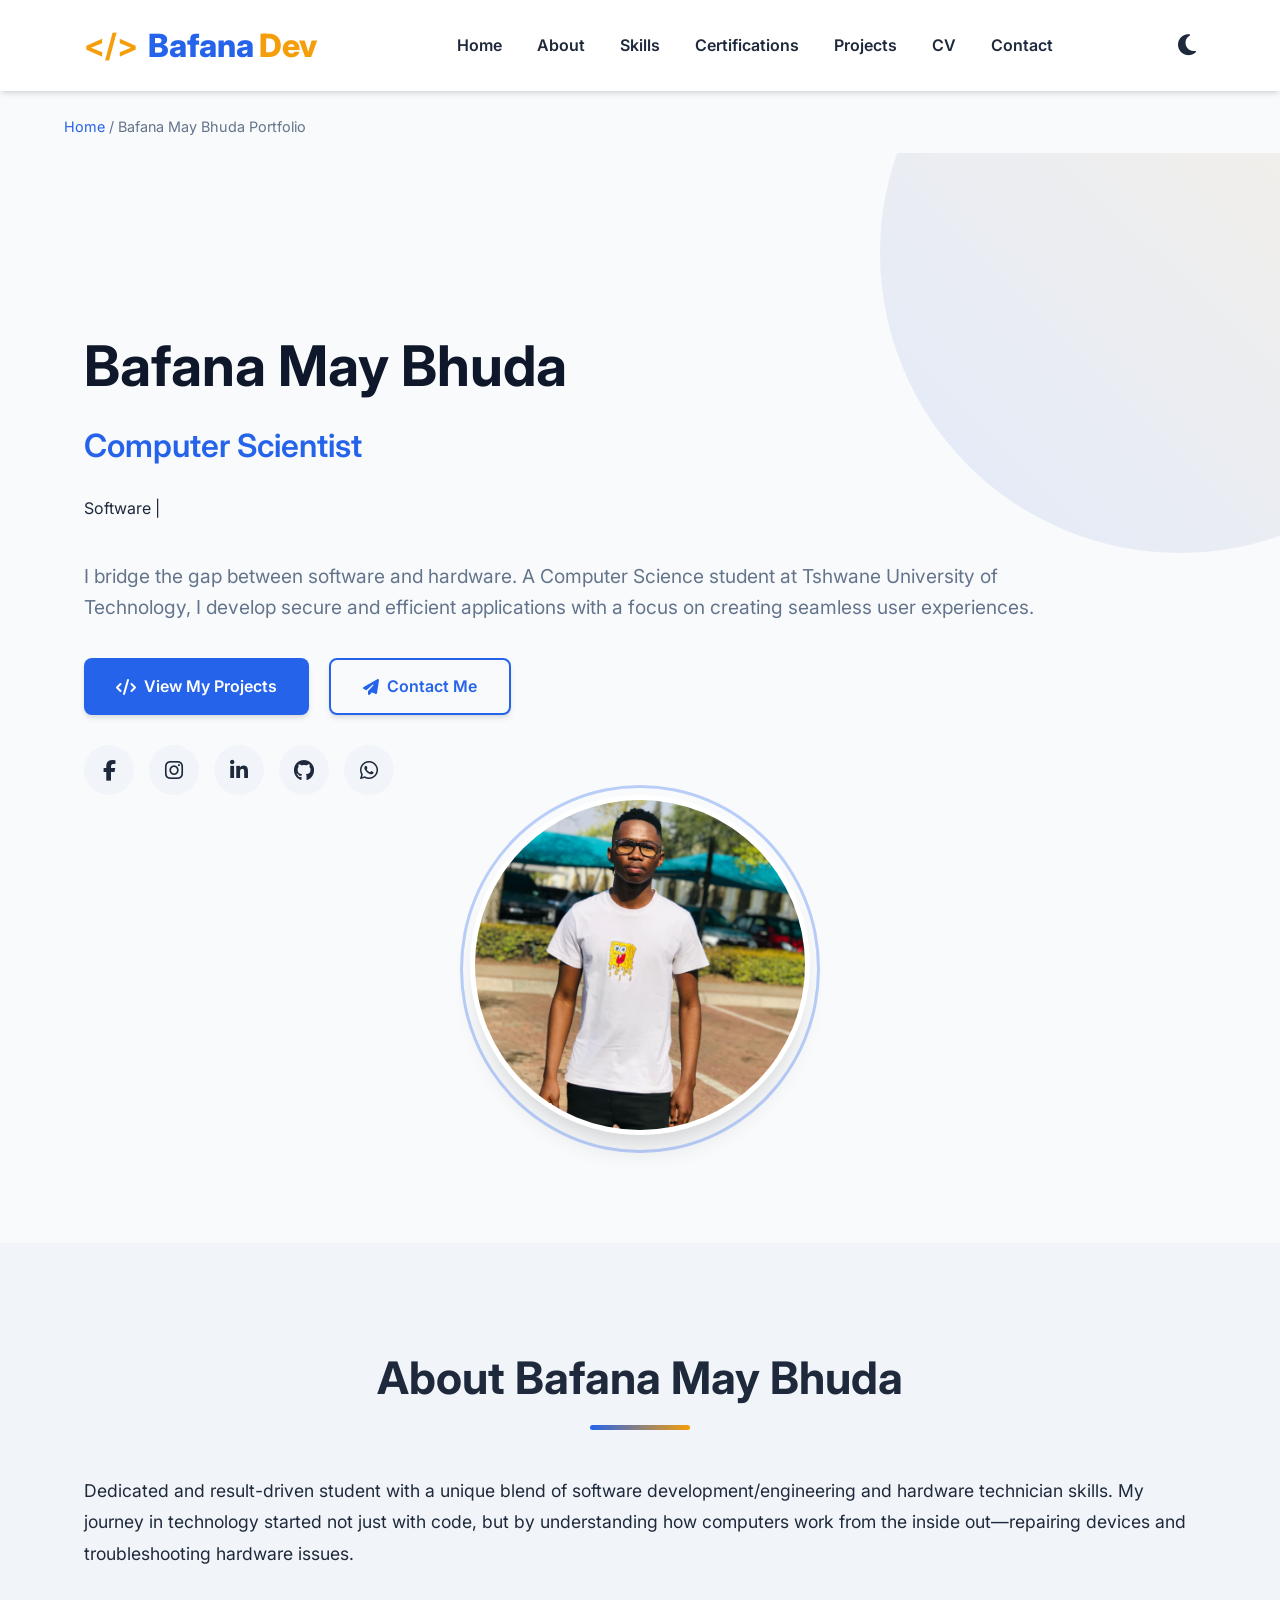
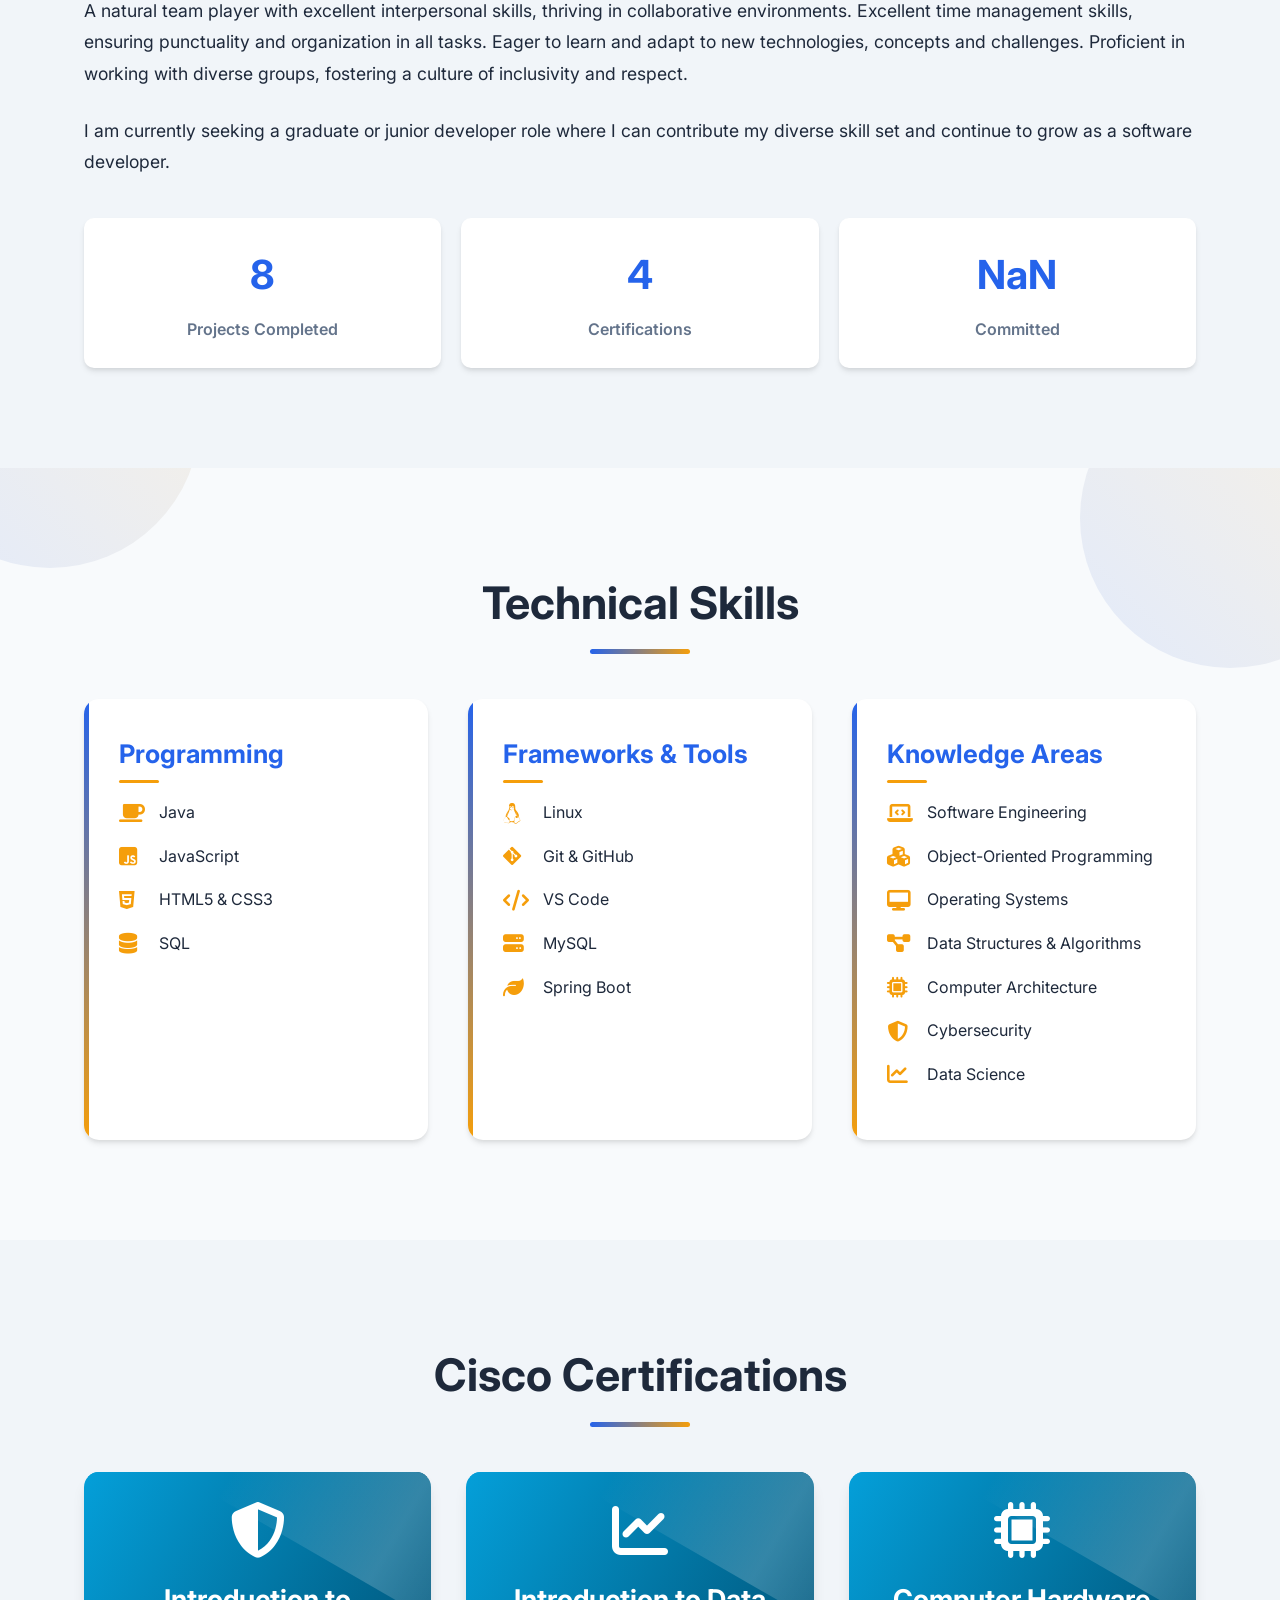
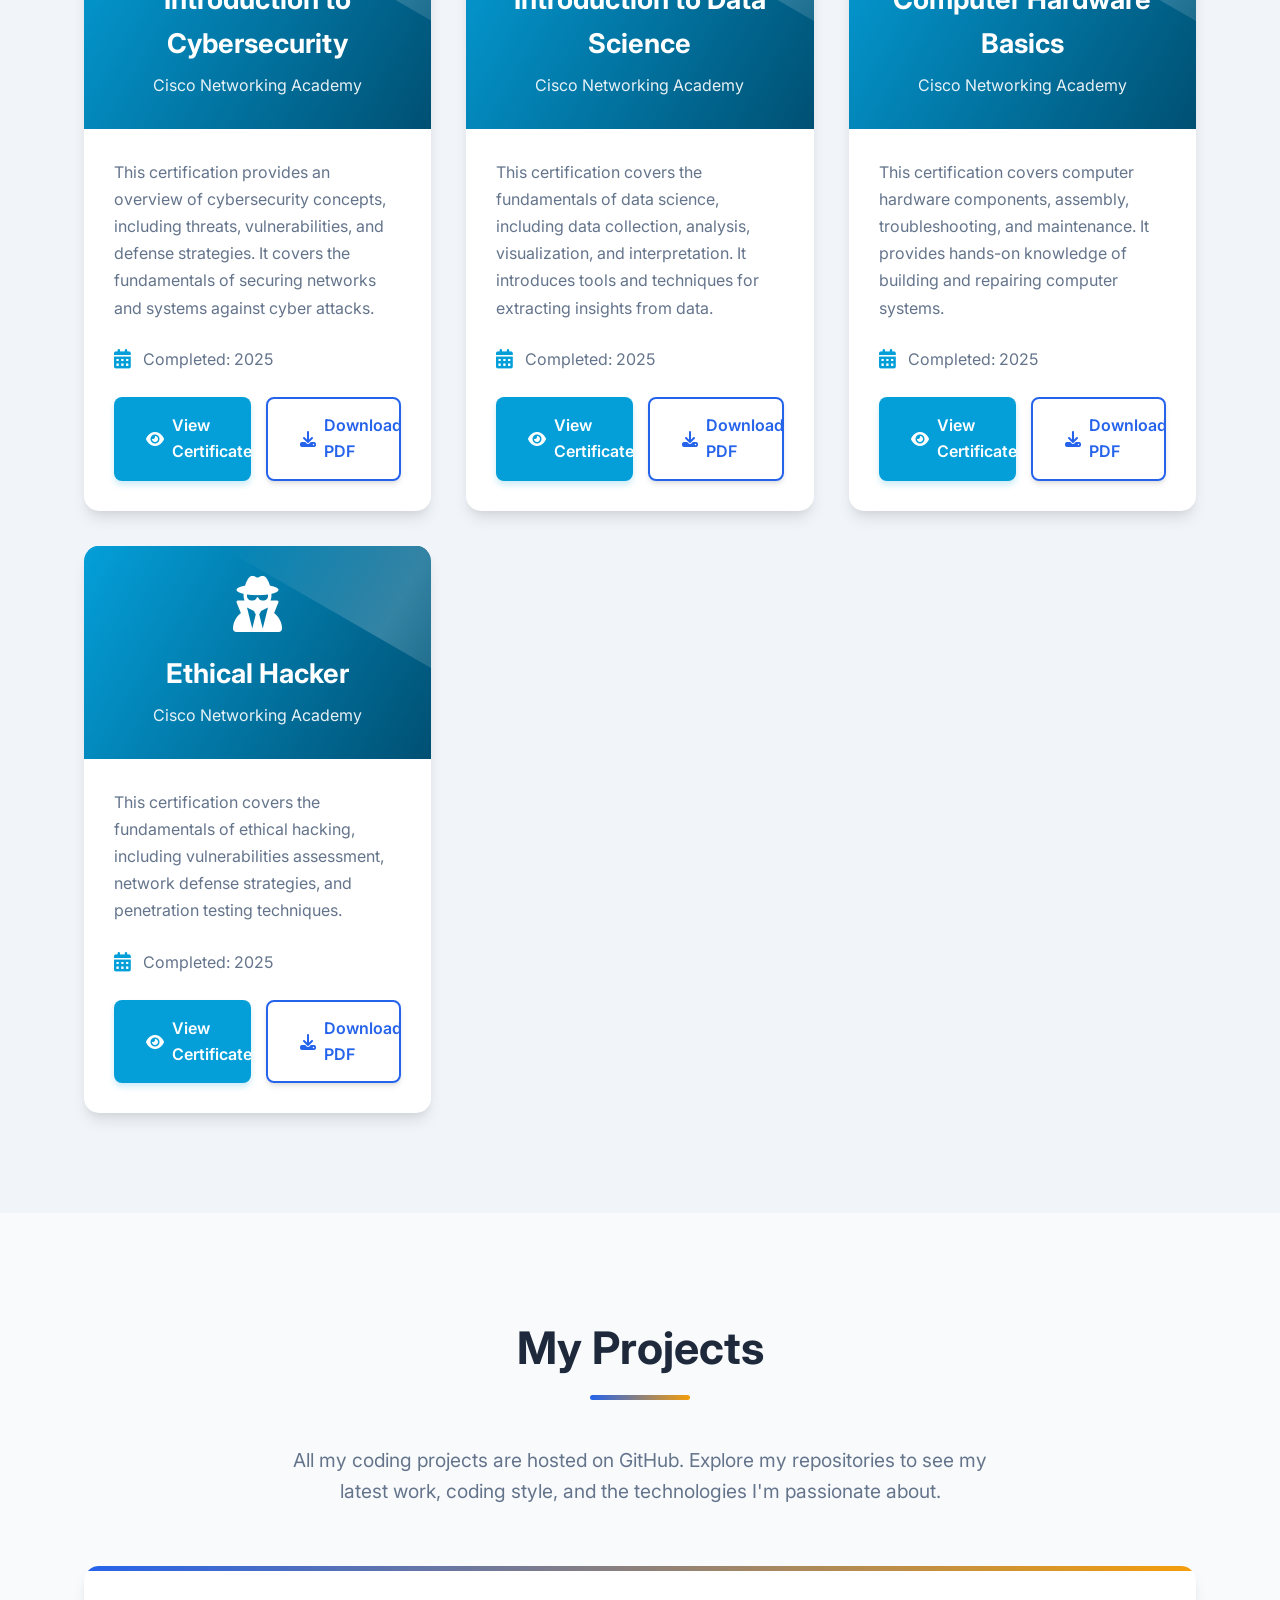
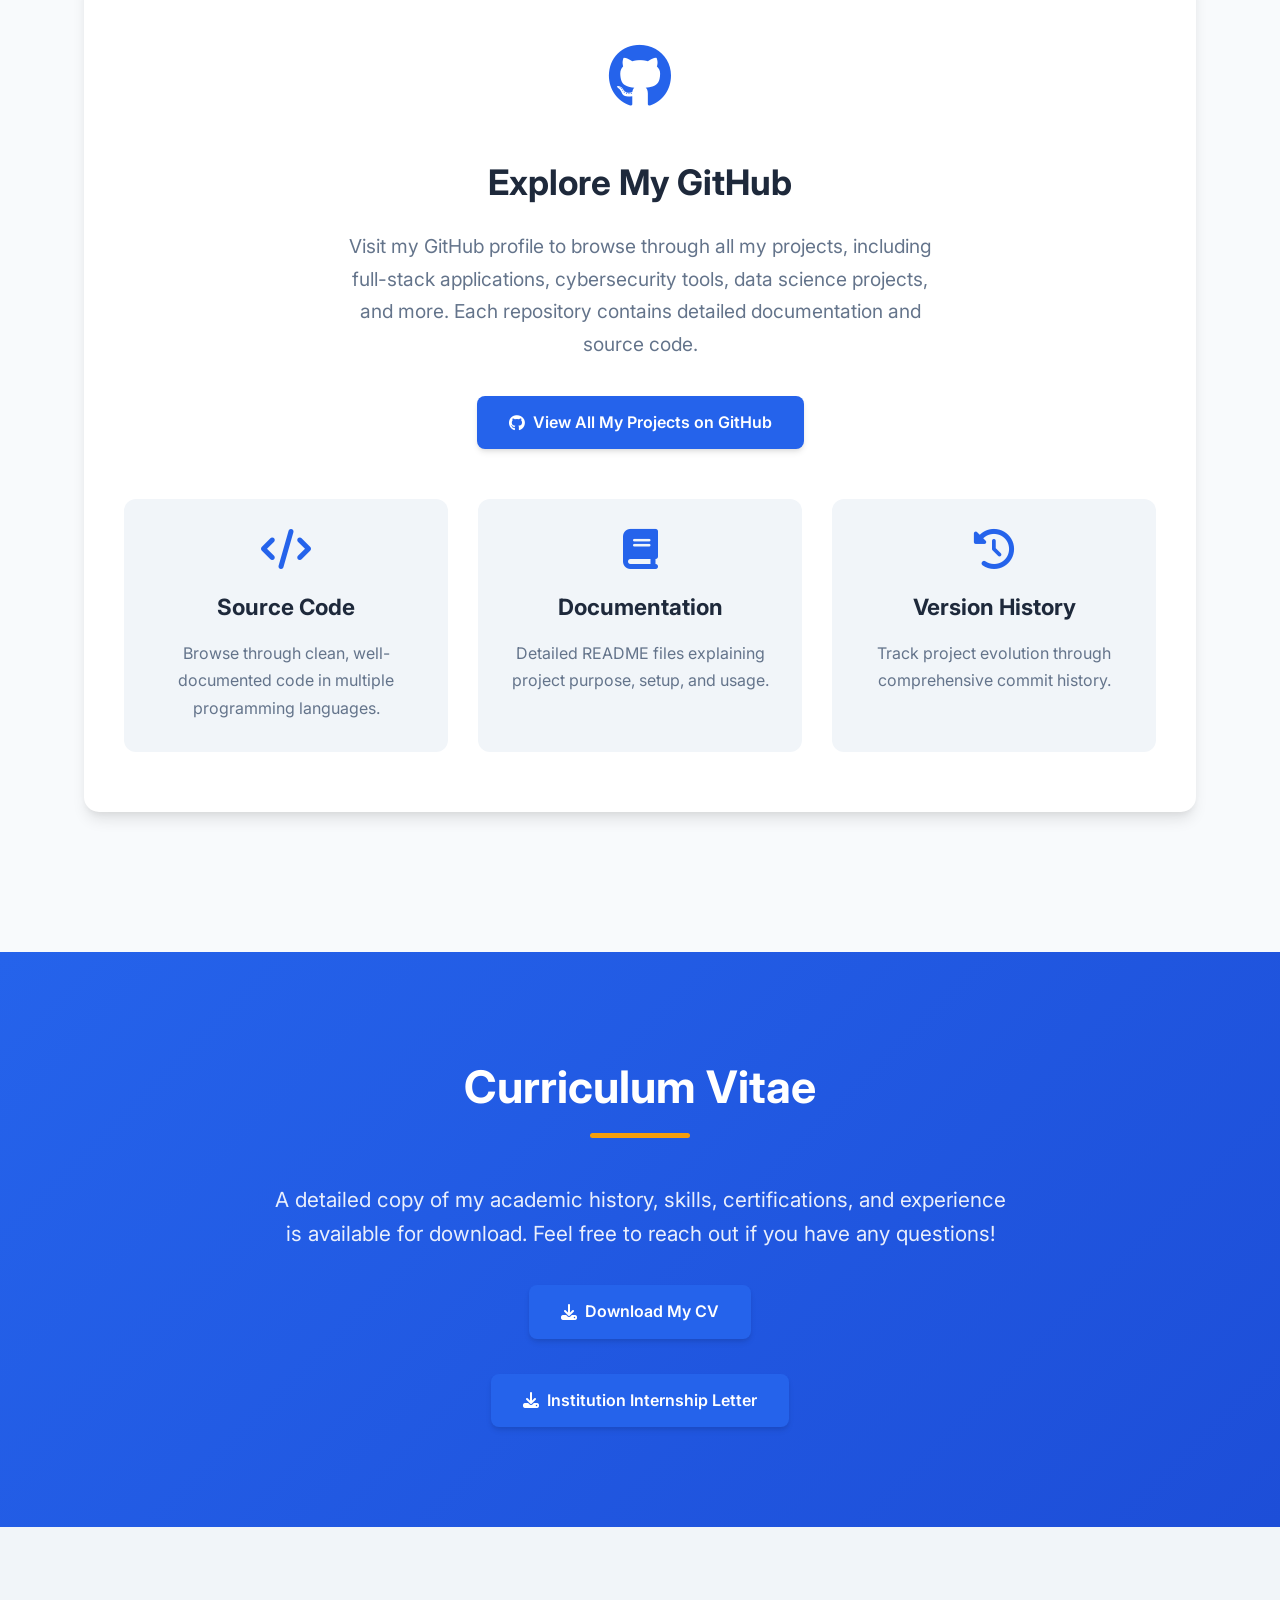
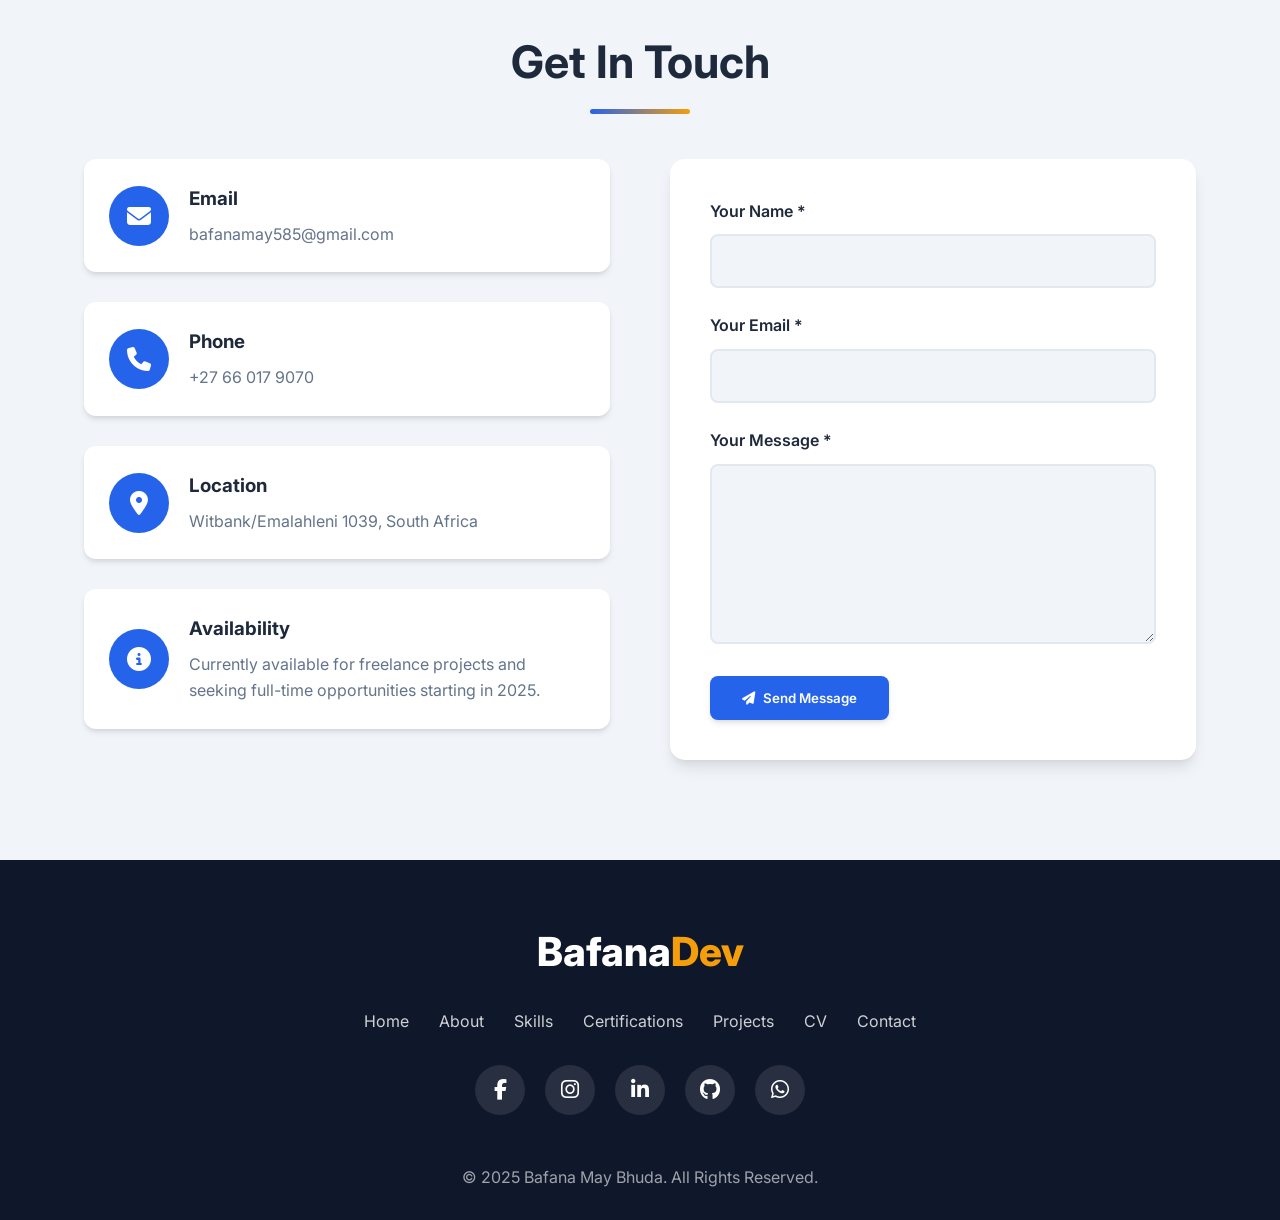
<file: Bafana.html>
<!DOCTYPE html>
<html lang="en">
<head>
    <meta charset="UTF-8">
    <meta name="viewport" content="width=device-width, initial-scale=1.0">
    <title>Bafana May Bhuda | Computer Scientist & Full-Stack Developer | Portfolio</title>
    <meta name="description" content="Portfolio of Bafana May Bhuda, a Computer Science student and Developer skilled in Java, Spring Boot, Cybersecurity, and Data Science. Explore my projects and get in touch.">
    <meta name="keywords" content="Bafana May Bhuda, Bafana Bhuda, Java Developer, Cybersecurity, Data Science, Tshwane University, Portfolio, Full-Stack Developer">
    <meta name="author" content="Bafana May Bhuda">
    
    <link rel="canonical" href="https://bafanamaybhuda.com">
    
    <meta property="og:title" content="Bafana May Bhuda | Computer Scientist & Full-Stack Developer">
    <meta property="og:description" content="Portfolio of Bafana May Bhuda, a Computer Science student and Developer skilled in Java, Spring Boot, Cybersecurity, and Data Science.">
    <meta property="og:image" content="https://bafanamaybhuda.com/images/profile.jpg">
    <meta property="og:url" content="https://bafanamaybhuda.com">
    <meta property="og:type" content="website">
    
    <meta name="twitter:card" content="summary_large_image">
    <meta name="twitter:title" content="Bafana May Bhuda | Computer Scientist & Full-Stack Developer">
    <meta name="twitter:description" content="Portfolio of Bafana May Bhuda, a Computer Science student and Developer.">
    <meta name="twitter:image" content="https://bafanamaybhuda.com/images/profile.jpg">
    
    <script type="application/ld+json">
    {
      "@context": "https://schema.org",
      "@type": "Person",
      "name": "Bafana May Bhuda",
      "url": "https://bafanamaybhuda.com",
      "image": "https://bafanamaybhuda.com/images/profile.jpg",
      "jobTitle": "Computer Science Student & Developer",
      "alumniOf": {
        "@type": "CollegeOrUniversity",
        "name": "Tshwane University of Technology"
      },
      "knowsAbout": ["Java", "Spring Boot", "Cybersecurity", "Data Science", "SQL", "Linux"],
      "hasCredential": [
        "Cisco Introduction to Cybersecurity",
        "Cisco Introduction to Data Science", 
        "Cisco Computer Hardware Basics"
      ],
      "description": "Computer Science student and Developer skilled in Java, Spring Boot, Cybersecurity, and Data Science.",
      "email": "mailto:bafanamay585@gmail.com",
      "telephone": "+27-66-017-9070",
      "sameAs": [
        "https://github.com/bafanamaybhuda",
        "https://linkedin.com/in/bafanamaybhuda",
        "https://facebook.com/bafana.meibhuda",
        "https://instagram.com/bafana_ace"
      ]
    }
    </script>
    
    <link rel="stylesheet" href="https://cdnjs.cloudflare.com/ajax/libs/font-awesome/6.4.0/css/all.min.css">
    <link href="https://fonts.googleapis.com/css2?family=Inter:wght@300;400;500;600;700&display=swap" rel="stylesheet">
    <style>
        :root {
            --primary: #2563eb;
            --primary-dark: #1d4ed8;
            --secondary: #3b82f6;
            --dark: #1e293b;
            --darker: #0f172a;
            --light: #f8fafc;
            --lighter: #f1f5f9;
            --gray: #64748b;
            --accent: #f59e0b;
            --accent-dark: #d97706;
            --success: #10b981;
            --error: #ef4444;
            --cisco-blue: #049fd9;
            --transition: all 0.3s cubic-bezier(0.25, 0.8, 0.25, 1);
            --shadow-sm: 0 1px 2px 0 rgba(0, 0, 0, 0.05);
            --shadow: 0 4px 6px -1px rgba(0, 0, 0, 0.1), 0 2px 4px -1px rgba(0, 0, 0, 0.06);
            --shadow-lg: 0 10px 15px -3px rgba(0, 0, 0, 0.1), 0 4px 6px -2px rgba(0, 0, 0, 0.05);
            --shadow-xl: 0 20px 25px -5px rgba(0, 0, 0, 0.1), 0 10px 10px -5px rgba(0, 0, 0, 0.04);
        }
        
        * {
            margin: 0;
            padding: 0;
            box-sizing: border-box;
            font-family: 'Inter', sans-serif;
        }
        
        html {
            scroll-behavior: smooth;
        }
        
        body {
            background-color: var(--light);
            color: var(--dark);
            line-height: 1.6;
            overflow-x: hidden;
        }
        
        .container {
            width: 90%;
            max-width: 1200px;
            margin: 0 auto;
            padding: 0 20px;
        }
        
        section {
            padding: 100px 0;
        }
        
        .section-title {
            text-align: center;
            margin-bottom: 60px;
            font-size: 2.8rem;
            font-weight: 700;
            color: var(--dark);
            position: relative;
        }
        
        .section-title::after {
            content: '';
            position: absolute;
            bottom: -15px;
            left: 50%;
            transform: translateX(-50%);
            width: 100px;
            height: 5px;
            background: linear-gradient(90deg, var(--primary), var(--accent));
            border-radius: 10px;
        }
        
        .btn {
            display: inline-flex;
            align-items: center;
            gap: 8px;
            padding: 14px 32px;
            background: var(--primary);
            color: white;
            border-radius: 8px;
            text-decoration: none;
            font-weight: 600;
            transition: var(--transition);
            border: none;
            cursor: pointer;
            position: relative;
            overflow: hidden;
            z-index: 1;
            box-shadow: var(--shadow);
        }
        
        .btn::before {
            content: '';
            position: absolute;
            top: 0;
            left: 0;
            width: 0%;
            height: 100%;
            background: var(--primary-dark);
            transition: var(--transition);
            z-index: -1;
        }
        
        .btn:hover::before {
            width: 100%;
        }
        
        .btn:hover {
            transform: translateY(-3px);
            box-shadow: var(--shadow-lg);
        }
        
        .btn-outline {
            background: transparent;
            border: 2px solid var(--primary);
            color: var(--primary);
        }
        
        .btn-outline::before {
            background: var(--primary);
        }
        
        .btn-outline:hover {
            color: white;
        }
        
        .btn-cisco {
            background: var(--cisco-blue);
            box-shadow: 0 4px 6px rgba(4, 159, 217, 0.2);
        }
        
        .btn-cisco::before {
            background: #0386b7;
        }
        
        .btn-cisco:hover {
            box-shadow: 0 10px 20px rgba(4, 159, 217, 0.3);
        }
        
        header {
            background: rgba(255, 255, 255, 0.95);
            box-shadow: var(--shadow);
            position: fixed;
            width: 100%;
            top: 0;
            z-index: 1000;
            backdrop-filter: blur(10px);
            transition: var(--transition);
        }
        
        header.scrolled {
            padding: 5px 0;
        }
        
        nav {
            display: flex;
            justify-content: space-between;
            align-items: center;
            padding: 20px 0;
        }
        
        .logo {
            font-size: 2rem;
            font-weight: 800;
            color: var(--primary);
            display: flex;
            align-items: center;
        }
        
        .logo span {
            color: var(--accent);
            margin-left: 5px;
        }
        
        .logo::before {
            content: '</>';
            margin-right: 10px;
            color: var(--accent);
            font-weight: 700;
        }
        
        .nav-links {
            display: flex;
            list-style: none;
        }
        
        .nav-links li {
            margin-left: 35px;
            position: relative;
        }
        
        .nav-links a {
            text-decoration: none;
            color: var(--dark);
            font-weight: 600;
            transition: var(--transition);
            padding: 5px 0;
            position: relative;
        }
        
        .nav-links a::after {
            content: '';
            position: absolute;
            bottom: 0;
            left: 0;
            width: 0;
            height: 2px;
            background: var(--primary);
            transition: var(--transition);
        }
        
        .nav-links a:hover::after {
            width: 100%;
        }
        
        .nav-links a:hover {
            color: var(--primary);
        }
        
        .hamburger {
            display: none;
            cursor: pointer;
            background: none;
            border: none;
            font-size: 1.5rem;
            color: var(--dark);
            z-index: 1001;
        }
        
        .hero {
            padding-top: 180px;
            padding-bottom: 100px;
            display: flex;
            align-items: center;
            gap: 60px;
            position: relative;
            overflow: hidden;
            min-height: 100vh;
        }
        
        .hero::before {
            content: '';
            position: absolute;
            top: -200px;
            right: -200px;
            width: 600px;
            height: 600px;
            background: linear-gradient(45deg, rgba(37, 99, 235, 0.1), rgba(245, 158, 11, 0.1));
            border-radius: 50%;
            z-index: -1;
        }
        
        .hero-content {
            flex: 1;
            animation: fadeIn 1s ease-out;
        }
        
        .hero-image {
            flex: 1;
            text-align: center;
            position: relative;
            animation: fadeInRight 1s ease-out;
        }
        
        .profile-img-container {
            position: relative;
            display: inline-block;
        }
        
        .profile-img-container::before {
            content: '';
            position: absolute;
            top: -10px;
            left: -10px;
            right: -10px;
            bottom: -10px;
            border: 3px solid var(--primary);
            border-radius: 50%;
            opacity: 0.3;
            animation: pulse 2s infinite;
        }
        
        @keyframes pulse {
            0% {
                transform: scale(1);
                opacity: 0.3;
            }
            50% {
                transform: scale(1.05);
                opacity: 0.5;
            }
            100% {
                transform: scale(1);
                opacity: 0.3;
            }
        }
        
        .hero-image img {
            width: 340px;
            height: 340px;
            border-radius: 50%;
            object-fit: cover;
            border: 5px solid white;
            box-shadow: var(--shadow-xl);
            transition: var(--transition);
        }
        
        .profile-img-container:hover img {
            transform: scale(1.03);
            box-shadow: 0 25px 50px rgba(0, 0, 0, 0.3);
        }
        
        .hero-social-links {
            display: flex;
            gap: 15px;
            margin-top: 30px;
        }
        
        .hero-social-links a {
            width: 50px;
            height: 50px;
            border-radius: 50%;
            background: var(--lighter);
            display: flex;
            align-items: center;
            justify-content: center;
            color: var(--dark);
            text-decoration: none;
            transition: var(--transition);
            font-size: 1.3rem;
            position: relative;
            overflow: hidden;
        }
        
        .hero-social-links a::before {
            content: '';
            position: absolute;
            top: 0;
            left: 0;
            width: 100%;
            height: 0;
            background: var(--primary);
            transition: var(--transition);
            z-index: -1;
        }
        
        .hero-social-links a:hover::before {
            height: 100%;
        }
        
        .hero-social-links a:hover {
            color: white;
            transform: translateY(-5px);
            box-shadow: var(--shadow-lg);
        }
        
        .hero h1 {
            font-size: 3.5rem;
            margin-bottom: 20px;
            color: var(--darker);
            line-height: 1.2;
        }
        
        .hero h2 {
            font-size: 2rem;
            color: var(--primary);
            margin-bottom: 25px;
            font-weight: 600;
        }
        
        .hero-typing {
            min-height: 2.5rem;
            margin-bottom: 25px;
        }
        
        .hero p {
            font-size: 1.2rem;
            margin-bottom: 35px;
            color: var(--gray);
            max-width: 90%;
        }
        
        .hero-buttons {
            display: flex;
            gap: 20px;
            margin-bottom: 30px;
        }
        
        .about {
            background: var(--lighter);
            position: relative;
        }
        
        .about::before {
            content: '';
            position: absolute;
            bottom: -100px;
            left: -100px;
            width: 300px;
            height: 300px;
            background: linear-gradient(45deg, rgba(37, 99, 235, 0.1), rgba(245, 158, 11, 0.1));
            border-radius: 50%;
            z-index: -1;
        }
        
        .about-content {
            display: flex;
            gap: 60px;
            align-items: center;
        }
        
        .about-text {
            flex: 2;
        }
        
        .about-text p {
            margin-bottom: 25px;
            font-size: 1.1rem;
            line-height: 1.8;
        }
        
        .about-stats {
            display: grid;
            grid-template-columns: repeat(3, 1fr);
            gap: 20px;
            margin-top: 40px;
        }
        
        .stat-box {
            background: white;
            padding: 25px;
            border-radius: 10px;
            text-align: center;
            box-shadow: var(--shadow);
            transition: var(--transition);
        }
        
        .stat-box:hover {
            transform: translateY(-5px);
            box-shadow: var(--shadow-lg);
        }
        
        .stat-number {
            font-size: 2.5rem;
            font-weight: 700;
            color: var(--primary);
            margin-bottom: 10px;
        }
        
        .stat-text {
            color: var(--gray);
            font-weight: 600;
        }
        
        .skills {
            position: relative;
        }
        
        .skills::after {
            content: '';
            position: absolute;
            top: -100px;
            right: -100px;
            width: 300px;
            height: 300px;
            background: linear-gradient(45deg, rgba(37, 99, 235, 0.1), rgba(245, 158, 11, 0.1));
            border-radius: 50%;
            z-index: -1;
        }
        
        .skills-container {
            display: grid;
            grid-template-columns: repeat(auto-fit, minmax(320px, 1fr));
            gap: 40px;
        }
        
        .skill-category {
            background: white;
            padding: 35px;
            border-radius: 15px;
            box-shadow: var(--shadow);
            transition: var(--transition);
            position: relative;
            overflow: hidden;
        }
        
        .skill-category::before {
            content: '';
            position: absolute;
            top: 0;
            left: 0;
            width: 5px;
            height: 100%;
            background: linear-gradient(to bottom, var(--primary), var(--accent));
        }
        
        .skill-category:hover {
            transform: translateY(-5px);
            box-shadow: var(--shadow-lg);
        }
        
        .skill-category h3 {
            color: var(--primary);
            margin-bottom: 25px;
            font-size: 1.6rem;
            position: relative;
            display: inline-block;
        }
        
        .skill-category h3::after {
            content: '';
            position: absolute;
            bottom: -8px;
            left: 0;
            width: 40px;
            height: 3px;
            background: var(--accent);
            border-radius: 3px;
        }
        
        .skills-list {
            list-style: none;
        }
        
        .skills-list li {
            margin-bottom: 18px;
            display: flex;
            align-items: center;
            transition: var(--transition);
        }
        
        .skills-list li:hover {
            transform: translateX(5px);
        }
        
        .skills-list i {
            color: var(--accent);
            margin-right: 15px;
            font-size: 1.3rem;
            width: 25px;
        }
        
        .certifications {
            background: var(--lighter);
            position: relative;
        }
        
        .certifications-grid {
            display: grid;
            grid-template-columns: repeat(auto-fit, minmax(330px, 1fr));
            gap: 35px;
            margin-top: 40px;
        }
        
        .certification-card {
            background: white;
            border-radius: 15px;
            overflow: hidden;
            box-shadow: var(--shadow-lg);
            transition: var(--transition);
            display: flex;
            flex-direction: column;
            position: relative;
        }
        
        .certification-card::before {
            content: '';
            position: absolute;
            top: 0;
            left: 0;
            width: 100%;
            height: 5px;
            background: linear-gradient(90deg, var(--cisco-blue), #005073);
        }
        
        .certification-card:hover {
            transform: translateY(-10px) rotate(1deg);
            box-shadow: var(--shadow-xl);
        }
        
        .certification-header {
            background: linear-gradient(120deg, var(--cisco-blue), #005073);
            padding: 30px 25px;
            text-align: center;
            color: white;
            position: relative;
            overflow: hidden;
        }
        
        .certification-header::after {
            content: '';
            position: absolute;
            top: -50%;
            right: -50%;
            width: 100%;
            height: 100%;
            background: linear-gradient(to right, transparent, rgba(255, 255, 255, 0.2), transparent);
            transform: rotate(30deg);
            transition: var(--transition);
        }
        
        .certification-card:hover .certification-header::after {
            animation: shine 1.5s ease;
        }
        
        @keyframes shine {
            0% { right: -50%; }
            100% { right: 150%; }
        }
        
        .certification-header i {
            font-size: 3.5rem;
            margin-bottom: 20px;
            color: white;
        }
        
        .certification-header h3 {
            font-size: 1.7rem;
            margin-bottom: 8px;
        }
        
        .certification-header p {
            opacity: 0.9;
        }
        
        .certification-body {
            padding: 30px;
            flex-grow: 1;
            display: flex;
            flex-direction: column;
        }
        
        .certification-body p {
            margin-bottom: 25px;
            color: var(--gray);
            flex-grow: 1;
            line-height: 1.7;
        }
        
        .certification-date {
            display: flex;
            align-items: center;
            margin-bottom: 25px;
            color: var(--gray);
        }
        
        .certification-date i {
            margin-right: 12px;
            color: var(--cisco-blue);
            font-size: 1.2rem;
        }
        
        .certification-actions {
            display: flex;
            gap: 15px;
        }
        
        .projects {
            position: relative;
        }
        
        .projects-header {
            text-align: center;
            margin-bottom: 60px;
        }
        
        .projects-header p {
            font-size: 1.2rem;
            color: var(--gray);
            max-width: 700px;
            margin: 0 auto 30px;
        }
        
        .github-section {
            background: white;
            border-radius: 15px;
            padding: 60px 40px;
            box-shadow: var(--shadow-lg);
            text-align: center;
            margin-bottom: 40px;
            position: relative;
            overflow: hidden;
        }
        
        .github-section::before {
            content: '';
            position: absolute;
            top: 0;
            left: 0;
            width: 100%;
            height: 5px;
            background: linear-gradient(90deg, var(--primary), var(--accent));
        }
        
        .github-icon {
            font-size: 4rem;
            color: var(--primary);
            margin-bottom: 25px;
        }
        
        .github-section h3 {
            font-size: 2.2rem;
            margin-bottom: 20px;
            color: var(--dark);
        }
        
        .github-section p {
            font-size: 1.2rem;
            color: var(--gray);
            margin-bottom: 35px;
            max-width: 600px;
            margin-left: auto;
            margin-right: auto;
            line-height: 1.7;
        }
        
        .github-features {
            display: grid;
            grid-template-columns: repeat(auto-fit, minmax(250px, 1fr));
            gap: 30px;
            margin-top: 50px;
        }
        
        .github-feature {
            background: var(--lighter);
            padding: 30px 25px;
            border-radius: 12px;
            transition: var(--transition);
            text-align: center;
        }
        
        .github-feature:hover {
            transform: translateY(-5px);
            box-shadow: var(--shadow);
        }
        
        .github-feature i {
            font-size: 2.5rem;
            color: var(--primary);
            margin-bottom: 20px;
        }
        
        .github-feature h4 {
            font-size: 1.4rem;
            margin-bottom: 15px;
            color: var(--dark);
        }
        
        .github-feature p {
            font-size: 1rem;
            color: var(--gray);
            margin-bottom: 0;
        }
        
        .cv-section {
            text-align: center;
            background: linear-gradient(135deg, var(--primary), var(--primary-dark));
            color: white;
            position: relative;
            overflow: hidden;
        }
        
        .cv-section::before {
            content: '';
            position: absolute;
            top: 0;
            left: 0;
            width: 100%;
            height: 100%;
            background: url("data:image/svg+xml,%3Csvg xmlns='http://www.w3.org/2000/svg' viewBox='0 0 1440 320'%3E%3Cpath fill='%23ffffff' fill-opacity='0.1' d='M0,128L48,117.3C96,107,192,85,288,112C384,139,480,213,576,218.7C672,224,768,160,864,138.7C960,117,1056,139,1152,149.3C1248,160,1344,160,1392,160L1440,160L1440,320L1392,320C1344,320,1248,320,1152,320C1056,320,960,320,864,320C768,320,672,320,576,320C480,320,384,320,288,320C192,320,96,320,48,320L0,320Z'%3E%3C/path%3E%3C/svg%3E");
            background-size: cover;
            background-position: center;
            z-index: -1;
        }
        
        .cv-section .section-title {
            color: white;
        }
        
        .cv-section .section-title::after {
            background: var(--accent);
        }
        
        .cv-section p {
            margin-bottom: 35px;
            font-size: 1.3rem;
            max-width: 750px;
            margin-left: auto;
            margin-right: auto;
            opacity: 0.9;
        }
        
        .contact {
            background: var(--lighter);
            position: relative;
        }
        
        .contact-container {
            display: grid;
            grid-template-columns: repeat(auto-fit, minmax(350px, 1fr));
            gap: 60px;
        }
        
        .contact-info {
            display: flex;
            flex-direction: column;
            gap: 30px;
        }
        
        .contact-item {
            display: flex;
            align-items: center;
            gap: 20px;
            padding: 25px;
            background: white;
            border-radius: 12px;
            box-shadow: var(--shadow);
            transition: var(--transition);
        }
        
        .contact-item:hover {
            transform: translateY(-5px);
            box-shadow: var(--shadow-lg);
        }
        
        .contact-icon {
            width: 60px;
            height: 60px;
            background: var(--primary);
            border-radius: 50%;
            display: flex;
            align-items: center;
            justify-content: center;
            color: white;
            font-size: 1.5rem;
            flex-shrink: 0;
        }
        
        .contact-text h3 {
            margin-bottom: 8px;
            color: var(--dark);
        }
        
        .contact-text p {
            color: var(--gray);
        }
        
        .contact-form {
            background: white;
            padding: 40px;
            border-radius: 15px;
            box-shadow: var(--shadow-lg);
        }
        
        .form-group {
            margin-bottom: 25px;
            position: relative;
        }
        
        .form-group label {
            display: block;
            margin-bottom: 10px;
            font-weight: 600;
            color: var(--dark);
        }
        
        .form-group input,
        .form-group textarea {
            width: 100%;
            padding: 15px;
            border: 2px solid #e2e8f0;
            border-radius: 8px;
            font-size: 1rem;
            transition: var(--transition);
            background: var(--lighter);
        }
        
        .form-group input:focus,
        .form-group textarea:focus {
            outline: none;
            border-color: var(--primary);
            box-shadow: 0 0 0 3px rgba(37, 99, 235, 0.2);
            background: white;
        }
        
        .form-group textarea {
            min-height: 180px;
            resize: vertical;
        }
        
        .form-error {
            color: var(--error);
            font-size: 0.9rem;
            margin-top: 8px;
            display: none;
        }
        
        .form-success {
            background-color: var(--success);
            color: white;
            padding: 20px;
            border-radius: 8px;
            margin-bottom: 25px;
            text-align: center;
            display: none;
            animation: fadeIn 0.5s ease;
        }
        
        .form-loading {
            display: none;
            text-align: center;
            margin-bottom: 25px;
        }
        
        .form-loading .spinner {
            border: 3px solid #f3f3f3;
            border-top: 3px solid var(--primary);
            border-radius: 50%;
            width: 40px;
            height: 40px;
            animation: spin 1s linear infinite;
            margin: 0 auto 15px;
        }
        
        @keyframes spin {
            0% { transform: rotate(0deg); }
            100% { transform: rotate(360deg); }
        }
        
        footer {
            background: var(--darker);
            color: white;
            padding: 60px 0 30px;
            position: relative;
        }
        
        .footer-content {
            display: flex;
            flex-direction: column;
            align-items: center;
            text-align: center;
        }
        
        .footer-logo {
            font-size: 2.5rem;
            font-weight: 800;
            color: white;
            margin-bottom: 25px;
        }
        
        .footer-logo span {
            color: var(--accent);
        }
        
        .social-links {
            display: flex;
            gap: 20px;
            margin-bottom: 30px;
        }
        
        .social-links a {
            width: 50px;
            height: 50px;
            border-radius: 50%;
            background: rgba(255, 255, 255, 0.1);
            display: flex;
            align-items: center;
            justify-content: center;
            color: white;
            text-decoration: none;
            transition: var(--transition);
            font-size: 1.3rem;
            position: relative;
            overflow: hidden;
        }
        
        .social-links a::before {
            content: '';
            position: absolute;
            top: 0;
            left: 0;
            width: 100%;
            height: 0;
            background: var(--primary);
            transition: var(--transition);
            z-index: -1;
        }
        
        .social-links a:hover::before {
            height: 100%;
        }
        
        .social-links a:hover {
            transform: translateY(-5px);
            box-shadow: var(--shadow-lg);
        }
        
        .footer-nav {
            margin-bottom: 30px;
        }
        
        .footer-nav ul {
            display: flex;
            list-style: none;
            gap: 30px;
        }
        
        .footer-nav a {
            color: rgba(255, 255, 255, 0.8);
            text-decoration: none;
            transition: var(--transition);
        }
        
        .footer-nav a:hover {
            color: white;
        }
        
        .copyright {
            color: rgba(255, 255, 255, 0.6);
            margin-top: 20px;
        }
        
        @keyframes fadeIn {
            from { opacity: 0; transform: translateY(20px); }
            to { opacity: 1; transform: translateY(0); }
        }
        
        @keyframes fadeInRight {
            from { opacity: 0; transform: translateX(40px); }
            to { opacity: 1; transform: translateX(0); }
        }
        
        .breadcrumb {
            padding: 15px 0;
            font-size: 0.9rem;
            color: var(--gray);
            margin-top: 100px;
        }
        
        .breadcrumb a {
            color: var(--primary);
            text-decoration: none;
            transition: var(--transition);
        }
        
        .breadcrumb a:hover {
            color: var(--primary-dark);
            text-decoration: underline;
        }
        
        .back-to-top {
            position: fixed;
            bottom: 30px;
            right: 30px;
            width: 50px;
            height: 50px;
            background: var(--primary);
            color: white;
            border-radius: 50%;
            display: flex;
            align-items: center;
            justify-content: center;
            text-decoration: none;
            font-size: 1.5rem;
            box-shadow: var(--shadow-lg);
            transition: var(--transition);
            z-index: 999;
            opacity: 0;
            visibility: hidden;
        }
        
        .back-to-top.visible {
            opacity: 1;
            visibility: visible;
        }
        
        .back-to-top:hover {
            background: var(--primary-dark);
            transform: translateY(-5px);
        }
        
        .theme-toggle {
            background: none;
            border: none;
            cursor: pointer;
            font-size: 1.5rem;
            color: var(--dark);
            transition: var(--transition);
            margin-left: 20px;
        }
        
        .theme-toggle:hover {
            color: var(--primary);
        }
        
        .progress-bar {
            position: fixed;
            top: 0;
            left: 0;
            width: 0%;
            height: 3px;
            background: linear-gradient(90deg, var(--primary), var(--accent));
            z-index: 1001;
            transition: width 0.3s ease;
        }
        
        .skill-progress {
            margin-top: 10px;
            height: 8px;
            background: var(--lighter);
            border-radius: 4px;
            overflow: hidden;
        }
        
        .skill-progress-bar {
            height: 100%;
            background: linear-gradient(90deg, var(--primary), var(--accent));
            border-radius: 4px;
            width: 0;
            transition: width 1.5s ease-in-out;
        }
        
        @media (max-width: 1200px) {
            .hero h1 {
                font-size: 3rem;
            }
            
            .section-title {
                font-size: 2.5rem;
            }
        }
        
        @media (max-width: 992px) {
            .hero {
                flex-direction: column-reverse;
                text-align: center;
                padding-top: 150px;
            }
            
            .hero-content, .hero-image {
                flex: none;
                width: 100%;
            }
            
            .hero p {
                max-width: 100%;
            }
            
            .hero-buttons {
                justify-content: center;
            }
            
            .hero-social-links {
                justify-content: center;
            }
            
            .about-content {
                flex-direction: column;
            }
            
            .about-stats {
                grid-template-columns: repeat(2, 1fr);
            }
        }
        
        @media (max-width: 768px) {
            .nav-links {
                display: none;
                flex-direction: column;
                position: absolute;
                top: 100%;
                left: 0;
                width: 100%;
                background: white;
                box-shadow: var(--shadow-lg);
                padding: 20px;
                z-index: 999;
            }
            
            .nav-links.active {
                display: flex;
            }
            
            .nav-links li {
                margin: 15px 0;
            }
            
            .hamburger {
                display: block;
            }
            
            .hero h1 {
                font-size: 2.5rem;
            }
            
            .hero h2 {
                font-size: 1.6rem;
            }
            
            .section-title {
                font-size: 2.2rem;
            }
            
            .hero-image img {
                width: 280px;
                height: 280px;
            }
            
            .hero-buttons {
                flex-direction: column;
                align-items: center;
            }
            
            .about-stats {
                grid-template-columns: 1fr;
            }
            
            .certification-actions {
                flex-direction: column;
            }
            
            .contact-container {
                grid-template-columns: 1fr;
            }
            
            .footer-nav ul {
                flex-direction: column;
                gap: 15px;
            }
            
            .github-section {
                padding: 40px 25px;
            }
            
            .github-features {
                grid-template-columns: 1fr;
            }
        }
        
        @media (max-width: 480px) {
            .hero-image img {
                width: 240px;
                height: 240px;
            }
            
            .hero h1 {
                font-size: 2.2rem;
            }
            
            .hero h2 {
                font-size: 1.4rem;
            }
            
            .section-title {
                font-size: 2rem;
            }
            
            .hero-buttons .btn {
                width: 100%;
                text-align: center;
            }
            
            .certifications-grid {
                grid-template-columns: 1fr;
            }
            
            .contact-form {
                padding: 25px;
            }
            
            .stat-number {
                font-size: 2rem;
            }
        }
    </style>
</head>
<body>
    <div class="progress-bar" id="progressBar"></div>

    <header id="header">
        <div class="container">
            <nav>
                <div class="logo">Bafana<span>Dev</span></div>
                <ul class="nav-links">
                    <li><a href="#home">Home</a></li>
                    <li><a href="#about">About</a></li>
                    <li><a href="#skills">Skills</a></li>
                    <li><a href="#certifications">Certifications</a></li>
                    <li><a href="#projects">Projects</a></li>
                    <li><a href="#cv">CV</a></li>
                    <li><a href="#contact">Contact</a></li>
                </ul>
                <button class="theme-toggle" id="themeToggle" aria-label="Toggle dark mode">
                    <i class="fas fa-moon"></i>
                </button>
                <button class="hamburger">
                    <i class="fas fa-bars"></i>
                </button>
            </nav>
        </div>
    </header>

    <div class="container breadcrumb">
        <a href="#home">Home</a> / <span>Bafana May Bhuda Portfolio</span>
    </div>

    <section id="home" class="hero">
        <div class="container">
            <div class="hero-content">
                <h1>Bafana May Bhuda</h1>
                <h2>Computer Scientist</h2>
                <div class="hero-typing">
                    <span id="typed-text"></span><span class="cursor">|</span>
                </div>
                <p>I bridge the gap between software and hardware. A Computer Science student at Tshwane University of Technology,
                    I develop secure and efficient applications with a focus on creating seamless user experiences.
                </p>
                <div class="hero-buttons">
                    <a href="#projects" class="btn"><i class="fas fa-code"></i> View My Projects</a>
                    <a href="#contact" class="btn btn-outline"><i class="fas fa-paper-plane"></i> Contact Me</a>
                </div>
                
                <div class="hero-social-links">
                    <a href="https://www.facebook.com/bafana.meibhuda" aria-label="Facebook" target="_blank">
                        <i class="fab fa-facebook-f"></i>
                    </a>
                    <a href="https://www.instagram.com/bafana_ace/" aria-label="Instagram" target="_blank">
                        <i class="fab fa-instagram"></i>
                    </a>
                    <a href="https://www.linkedin.com/in/bafana-bhuda-1a50b5349/" aria-label="LinkedIn" target="_blank">
                        <i class="fab fa-linkedin-in"></i>
                    </a>
                    <a href="https://github.com/Bafana4949" aria-label="GitHub" target="_blank">
                        <i class="fab fa-github"></i>
                    </a>
                    <a href="https://wa.me/27660179070" aria-label="WhatsApp" target="_blank">
                        <i class="fab fa-whatsapp"></i>
                    </a>
                </div>
            </div>
            <div class="hero-image">
                <div class="profile-img-container">
                    <img src="profile2.jpg" alt="Bafana May Bhuda - Computer Science Student and Developer">
                </div>
            </div>
        </div>
    </section>

    <section id="about" class="about">
        <div class="container">
            <h2 class="section-title">About Bafana May Bhuda</h2>
            <div class="about-content">
                <div class="about-text">
                    <p>Dedicated and result-driven student with a unique blend of software development/engineering and hardware technician skills. My journey in technology started not just with code, but by understanding how computers work from the inside out—repairing devices and troubleshooting hardware issues.</p>

                    <p>A natural team player with excellent interpersonal skills, thriving in collaborative environments. Excellent time management skills, ensuring punctuality and organization in all tasks. Eager to learn and adapt to new technologies, concepts and challenges. Proficient in working with diverse groups, fostering a culture of inclusivity and respect.</p>

                    <p>I am currently seeking a graduate or junior developer role where I can contribute my diverse skill set and continue to grow as a software developer.</p>
                    
                    <div class="about-stats">
                        <div class="stat-box">
                            <div class="stat-number" id="project-count">9</div>
                            <div class="stat-text">Projects Completed</div>
                        </div>
                        <div class="stat-box">
                            <div class="stat-number" id="certificate-count">4</div>
                            <div class="stat-text">Certifications</div>
                        </div>
                        <div class="stat-box">
                            <div class="stat-number">100%</div>
                            <div class="stat-text">Committed</div>
                        </div>
                    </div>
                </div>
            </div>
        </div>
    </section>

    <section id="skills" class="skills">
        <div class="container">
            <h2 class="section-title">Technical Skills</h2>
            <div class="skills-container">
                <div class="skill-category">
                    <h3>Programming</h3>
                    <ul class="skills-list">
                        <li>
                            <i class="fas fa-coffee"></i> Java
                            <div class="skill-progress">
                                <div class="skill-progress-bar" data-width="90"></div>
                            </div>
                        </li>
                        <li>
                            <i class="fab fa-js-square"></i> JavaScript
                            <div class="skill-progress">
                                <div class="skill-progress-bar" data-width="85"></div>
                            </div>
                        </li>
                        <li>
                            <i class="fab fa-html5"></i> HTML5 & CSS3
                            <div class="skill-progress">
                                <div class="skill-progress-bar" data-width="95"></div>
                            </div>
                        </li>
                        <li>
                            <i class="fas fa-database"></i> SQL
                            <div class="skill-progress">
                                <div class="skill-progress-bar" data-width="85"></div>
                            </div>
                        </li>
                    </ul>
                </div>
                <div class="skill-category">
                    <h3>Frameworks & Tools</h3>
                    <ul class="skills-list">
                        <li>
                            <i class="fab fa-linux"></i> Linux
                            <div class="skill-progress">
                                <div class="skill-progress-bar" data-width="75"></div>
                            </div>
                        </li>
                        <li>
                            <i class="fab fa-git-alt"></i> Git & GitHub
                            <div class="skill-progress">
                                <div class="skill-progress-bar" data-width="90"></div>
                            </div>
                        </li>
                        <li>
                            <i class="fas fa-code"></i> VS Code
                            <div class="skill-progress">
                                <div class="skill-progress-bar" data-width="95"></div>
                            </div>
                        </li>
                        <li>
                            <i class="fas fa-server"></i> MySQL
                            <div class="skill-progress">
                                <div class="skill-progress-bar" data-width="85"></div>
                            </div>
                        </li>
                        <li>
                            <i class="fas fa-leaf"></i> Spring Boot
                            <div class="skill-progress">
                                <div class="skill-progress-bar" data-width="70"></div>
                            </div>
                        </li>
                    </ul>
                </div>
                <div class="skill-category">
                    <h3>Knowledge Areas</h3>
                    <ul class="skills-list">
                        <li><i class="fas fa-laptop-code"></i> Software Engineering</li>
                        <li><i class="fas fa-cubes"></i> Object-Oriented Programming</li>
                        <li><i class="fas fa-desktop"></i> Operating Systems</li>
                        <li><i class="fas fa-project-diagram"></i> Data Structures & Algorithms</li>
                        <li><i class="fas fa-microchip"></i> Computer Architecture</li>
                        <li><i class="fas fa-shield-alt"></i> Cybersecurity</li>
                        <li><i class="fas fa-chart-line"></i> Data Science</li>
                    </ul>
                </div>
            </div>
        </div>
    </section>

    <section id="certifications" class="certifications">
        <div class="container">
            <h2 class="section-title">Cisco Certifications</h2>
            <div class="certifications-grid">
                <div class="certification-card">
                    <div class="certification-header">
                        <i class="fas fa-shield-alt"></i>
                        <h3>Introduction to Cybersecurity</h3>
                        <p>Cisco Networking Academy</p>
                    </div>
                    <div class="certification-body">
                        <p>This certification provides an overview of cybersecurity concepts, including threats, vulnerabilities, and defense strategies. It covers the fundamentals of securing networks and systems against cyber attacks.</p>
                        <div class="certification-date">
                            <i class="fas fa-calendar-alt"></i>
                            <span>Completed: 2025</span>
                        </div>
                        <div class="certification-actions">
                            <a href="Introduction_to_Cybersecurity_certificate.pdf" class="btn btn-cisco"><i class="fas fa-eye"></i> View Certificate</a>
                            <a href="Introduction_to_Cybersecurity_certificate.pdf" class="btn btn-outline"><i class="fas fa-download"></i> Download PDF</a>
                        </div>
                    </div>
                </div>
                
                <div class="certification-card">
                    <div class="certification-header">
                        <i class="fas fa-chart-line"></i>
                        <h3>Introduction to Data Science</h3>
                        <p>Cisco Networking Academy</p>
                    </div>
                    <div class="certification-body">
                        <p>This certification covers the fundamentals of data science, including data collection, analysis, visualization, and interpretation. It introduces tools and techniques for extracting insights from data.</p>
                        <div class="certification-date">
                            <i class="fas fa-calendar-alt"></i>
                            <span>Completed: 2025</span>
                        </div>
                        <div class="certification-actions">
                            <a href="Intro_Data_Science.pdf" class="btn btn-cisco"><i class="fas fa-eye"></i> View Certificate</a>
                            <a href="Intro_Data_Science.pdf" class="btn btn-outline"><i class="fas fa-download"></i> Download PDF</a>
                        </div>
                    </div>
                </div>
                
                <div class="certification-card">
                    <div class="certification-header">
                        <i class="fas fa-microchip"></i>
                        <h3>Computer Hardware Basics</h3>
                        <p>Cisco Networking Academy</p>
                    </div>
                    <div class="certification-body">
                        <p>This certification covers computer hardware components, assembly, troubleshooting, and maintenance. It provides hands-on knowledge of building and repairing computer systems.</p>
                        <div class="certification-date">
                            <i class="fas fa-calendar-alt"></i>
                            <span>Completed: 2025</span>
                        </div>
                        <div class="certification-actions">
                            <a href="Computer_hardware_basics.pdf" class="btn btn-cisco"><i class="fas fa-eye"></i> View Certificate</a>
                            <a href="Computer_hardware_basics.pdf" class="btn btn-outline"><i class="fas fa-download"></i> Download PDF</a>
                        </div>
                    </div>
                </div>

                <div class="certification-card">
                    <div class="certification-header">
                        <i class="fas fa-user-secret"></i>
                        <h3>Ethical Hacker</h3>
                        <p>Cisco Networking Academy</p>
                    </div>
                    <div class="certification-body">
                        <p>This certification covers the fundamentals of ethical hacking, including vulnerabilities assessment, network defense strategies, and penetration testing techniques.</p>
                        <div class="certification-date">
                            <i class="fas fa-calendar-alt"></i>
                            <span>Completed: 2025</span>
                        </div>
                        <div class="certification-actions">
                            <a href="Ethical_Hacker_certificate.pdf" class="btn btn-cisco"><i class="fas fa-eye"></i> View Certificate</a>
                            <a href="Ethical_Hacker_certificate.pdf" class="btn btn-outline"><i class="fas fa-download"></i> Download PDF</a>
                        </div>
                    </div>
                </div>
            </div>
        </div>
    </section>

    <section id="projects" class="projects">
        <div class="container">
            <h2 class="section-title">My Projects</h2>
            
            <div class="projects-header">
                <p>All my coding projects are hosted on GitHub. Explore my repositories to see my latest work, coding style, and the technologies I'm passionate about.</p>
            </div>
            
            <div class="github-section">
                <div class="github-icon">
                    <i class="fab fa-github"></i>
                </div>
                <h3>Explore My GitHub</h3>
                <p>Visit my GitHub profile to browse through all my projects, including full-stack applications, cybersecurity tools, data science projects, and more. Each repository contains detailed documentation and source code.</p>
                
                <a href="https://github.com/Bafana4949?tab=repositories" class="btn" target="_blank">
                    <i class="fab fa-github"></i> View All My Projects on GitHub
                </a>
                
                <div class="github-features">
                    <div class="github-feature">
                        <i class="fas fa-code"></i>
                        <h4>Source Code</h4>
                        <p>Browse through clean, well-documented code in multiple programming languages.</p>
                    </div>
                    <div class="github-feature">
                        <i class="fas fa-book"></i>
                        <h4>Documentation</h4>
                        <p>Detailed README files explaining project purpose, setup, and usage.</p>
                    </div>
                    <div class="github-feature">
                        <i class="fas fa-history"></i>
                        <h4>Version History</h4>
                        <p>Track project evolution through comprehensive commit history.</p>
                    </div>
                </div>
            </div>
        </div>
    </section>

    <section id="cv" class="cv-section">
        <div class="container">
            <h2 class="section-title">Curriculum Vitae</h2>
            <p>A detailed copy of my academic history, skills, certifications, and experience is available for download. Feel free to reach out if you have any questions!</p>
            <a href="Curriculum Vitae of Bafana.pdf" class="btn"><i class="fas fa-download"></i> Download My CV</a>
            <p></p>
            <a href="Curriculum Vitae of Bafana.pdf" class="btn"><i class="fas fa-download"></i> Institution Internship Letter</a>
        </div>
    </section>

    <section id="contact" class="contact">
        <div class="container">
            <h2 class="section-title">Get In Touch</h2>
            
            <div class="form-success" id="formSuccess">
                <i class="fas fa-check-circle"></i> Thank you for your message! I will get back to you soon.
            </div>
            
            <div class="form-loading" id="formLoading">
                <div class="spinner"></div>
                <p>Sending your message...</p>
            </div>
            
            <div class="contact-container">
                <div class="contact-info">
                    <div class="contact-item">
                        <div class="contact-icon">
                            <i class="fas fa-envelope"></i>
                        </div>
                        <div class="contact-text">
                            <h3>Email</h3>
                            <p>bafanamay585@gmail.com</p>
                        </div>
                    </div>
                    <div class="contact-item">
                        <div class="contact-icon">
                            <i class="fas fa-phone"></i>
                        </div>
                        <div class="contact-text">
                            <h3>Phone</h3>
                            <p>+27 66 017 9070</p>
                        </div>
                    </div>
                    <div class="contact-item">
                        <div class="contact-icon">
                            <i class="fas fa-map-marker-alt"></i>
                        </div>
                        <div class="contact-text">
                            <h3>Location</h3>
                            <p>Witbank/Emalahleni 1039, South Africa</p>
                        </div>
                    </div>
                    
                    <div class="contact-item">
                        <div class="contact-icon">
                            <i class="fas fa-info-circle"></i>
                        </div>
                        <div class="contact-text">
                            <h3>Availability</h3>
                            <p>Currently available for freelance projects and seeking full-time opportunities starting in 2025.</p>
                        </div>
                    </div>
                </div>
                
                <div class="contact-form">
                    <form id="contactForm">
                        <div class="form-group">
                            <label for="name">Your Name *</label>
                            <input type="text" id="name" name="name" required>
                            <div class="form-error" id="nameError">Please enter your name</div>
                        </div>
                        
                        <div class="form-group">
                            <label for="email">Your Email *</label>
                            <input type="email" id="email" name="email" required>
                            <div class="form-error" id="emailError">Please enter a valid email address</div>
                        </div>
                        
                        <div class="form-group">
                            <label for="message">Your Message *</label>
                            <textarea id="message" name="message" required></textarea>
                            <div class="form-error" id="messageError">Please enter your message</div>
                        </div>
                        
                        <button type="submit" class="btn"><i class="fas fa-paper-plane"></i> Send Message</button>
                    </form>
                </div>
            </div>
        </div>
    </section>

    <footer>
        <div class="container">
            <div class="footer-content">
                <div class="footer-logo">Bafana<span>Dev</span></div>
                
                <div class="footer-nav">
                    <ul>
                        <li><a href="#home">Home</a></li>
                        <li><a href="#about">About</a></li>
                        <li><a href="#skills">Skills</a></li>
                        <li><a href="#certifications">Certifications</a></li>
                        <li><a href="#projects">Projects</a></li>
                        <li><a href="#cv">CV</a></li>
                        <li><a href="#contact">Contact</a></li>
                    </ul>
                </div>
                
                <div class="social-links">
                    <a href="https://www.facebook.com/bafana.meibhuda" aria-label="Facebook" target="_blank">
                        <i class="fab fa-facebook-f"></i>
                    </a>
                    <a href="https://www.instagram.com/bafana_ace/" aria-label="Instagram" target="_blank">
                        <i class="fab fa-instagram"></i>
                    </a>
                    <a href="https://www.linkedin.com/in/bafana-bhuda-1a50b5349/" aria-label="LinkedIn" target="_blank">
                        <i class="fab fa-linkedin-in"></i>
                    </a>
                    <a href="https://github.com/Bafana4949" aria-label="GitHub" target="_blank">
                        <i class="fab fa-github"></i>
                    </a>
                    <a href="https://wa.me/27660179070" aria-label="WhatsApp" target="_blank">
                        <i class="fab fa-whatsapp"></i>
                    </a>
                </div>
                
                <p class="copyright">&copy; 2025 Bafana May Bhuda. All Rights Reserved.</p>
            </div>
        </div>
    </footer>

    <a href="#" class="back-to-top" id="backToTop">
        <i class="fas fa-arrow-up"></i>
    </a>

    <script>
        const hamburger = document.querySelector('.hamburger');
        const navLinks = document.querySelector('.nav-links');
        
        hamburger.addEventListener('click', () => {
            navLinks.classList.toggle('active');
            hamburger.innerHTML = navLinks.classList.contains('active') 
                ? '<i class="fas fa-times"></i>' 
                : '<i class="fas fa-bars"></i>';
        });
        
        document.querySelectorAll('.nav-links a').forEach(link => {
            link.addEventListener('click', () => {
                if (window.innerWidth <= 768) {
                    navLinks.classList.remove('active');
                    hamburger.innerHTML = '<i class="fas fa-bars"></i>';
                }
            });
        });
        
        const header = document.getElementById('header');
        window.addEventListener('scroll', () => {
            if (window.scrollY > 50) {
                header.classList.add('scrolled');
            } else {
                header.classList.remove('scrolled');
            }
        });
        
        const backToTopBtn = document.getElementById('backToTop');
        window.addEventListener('scroll', () => {
            if (window.scrollY > 300) {
                backToTopBtn.classList.add('visible');
            } else {
                backToTopBtn.classList.remove('visible');
            }
        });
        
        backToTopBtn.addEventListener('click', (e) => {
            e.preventDefault();
            window.scrollTo({
                top: 0,
                behavior: 'smooth'
            });
        });
        
        const progressBar = document.getElementById('progressBar');
        window.addEventListener('scroll', () => {
            const windowHeight = document.documentElement.scrollHeight - document.documentElement.clientHeight;
            const scrolled = (window.scrollY / windowHeight) * 100;
            progressBar.style.width = scrolled + '%';
        });
        
        const typedTextSpan = document.getElementById('typed-text');
        const textArray = [
            "Software Engineer",
            "Full-Stack Developer",
            "Penetration Tester",
            "Database Administrator",
            "Software Developer",
            "System Administrator",
            "Problem Solver",
            "Tech Innovator"
        ];
        const typingDelay = 100;
        const erasingDelay = 50;
        const newTextDelay = 1500;
        let textArrayIndex = 0;
        let charIndex = 0;
        
        function type() {
            if (charIndex < textArray[textArrayIndex].length) {
                typedTextSpan.textContent += textArray[textArrayIndex].charAt(charIndex);
                charIndex++;
                setTimeout(type, typingDelay);
            } else {
                setTimeout(erase, newTextDelay);
            }
        }
        
        function erase() {
            if (charIndex > 0) {
                typedTextSpan.textContent = textArray[textArrayIndex].substring(0, charIndex - 1);
                charIndex--;
                setTimeout(erase, erasingDelay);
            } else {
                textArrayIndex++;
                if (textArrayIndex >= textArray.length) textArrayIndex = 0;
                setTimeout(type, typingDelay + 500);
            }
        }
        
        document.addEventListener('DOMContentLoaded', function() {
            if (textArray.length) setTimeout(type, newTextDelay + 250);
        });
        
        const counters = document.querySelectorAll('.stat-number');
        const speed = 200;
        
        function animateCounters() {
            counters.forEach(counter => {
                const target = +counter.getAttribute('data-target') || +counter.innerText;
                const count = +counter.innerText;
                const increment = Math.ceil(target / speed);
                
                if (count < target) {
                    counter.innerText = count + increment;
                    setTimeout(() => animateCounters(), 1);
                } else {
                    counter.innerText = target;
                }
            });
        }
        
        const aboutSection = document.getElementById('about');
        const observer = new IntersectionObserver((entries) => {
            entries.forEach(entry => {
                if (entry.isIntersecting) {
                    animateCounters();
                    observer.unobserve(entry.target);
                }
            });
        }, { threshold: 0.5 });
        
        observer.observe(aboutSection);
        
        document.getElementById('project-count').setAttribute('data-target', '8');
        document.getElementById('certificate-count').setAttribute('data-target', '4');
        
        const skillsSection = document.getElementById('skills');
        const skillObserver = new IntersectionObserver((entries) => {
            entries.forEach(entry => {
                if (entry.isIntersecting) {
                    document.querySelectorAll('.skill-progress-bar').forEach(bar => {
                        const width = bar.getAttribute('data-width');
                        bar.style.width = width + '%';
                    });
                    skillObserver.unobserve(entry.target);
                }
            });
        }, { threshold: 0.3 });
        
        skillObserver.observe(skillsSection);
        
        const contactForm = document.getElementById('contactForm');
        const nameInput = document.getElementById('name');
        const emailInput = document.getElementById('email');
        const messageInput = document.getElementById('message');
        const nameError = document.getElementById('nameError');
        const emailError = document.getElementById('emailError');
        const messageError = document.getElementById('messageError');
        const formSuccess = document.getElementById('formSuccess');
        const formLoading = document.getElementById('formLoading');
        
        function isValidEmail(email) {
            const re = /^(([^<>()\[\]\\.,;:\s@"]+(\.[^<>()\[\]\\.,;:\s@"]+)*)|(".+"))@((\[[0-9]{1,3}\.[0-9]{1,3}\.[0-9]{1,3}\.[0-9]{1,3}])|(([a-zA-Z\-0-9]+\.)+[a-zA-Z]{2,}))$/;
            return re.test(String(email).toLowerCase());
        }
        
        contactForm.addEventListener('submit', function(e) {
            e.preventDefault();
            
            let isValid = true;
            
            nameError.style.display = 'none';
            emailError.style.display = 'none';
            messageError.style.display = 'none';
            
            if (!nameInput.value.trim()) {
                nameError.style.display = 'block';
                isValid = false;
            }
            
            if (!emailInput.value.trim() || !isValidEmail(emailInput.value)) {
                emailError.style.display = 'block';
                isValid = false;
            }
            
            if (!messageInput.value.trim()) {
                messageError.style.display = 'block';
                isValid = false;
            }
            
            if (isValid) {
                formLoading.style.display = 'block';
                
                setTimeout(() => {
                    formLoading.style.display = 'none';
                    
                    const name = nameInput.value;
                    const email = emailInput.value;
                    const message = messageInput.value;
                    
                    const subject = `Message from ${name} - Portfolio Contact Form`;
                    const body = `Name: ${name}%0D%0AEmail: ${email}%0D%0A%0D%0AMessage:%0D%0A${message}`;
                    
                    window.location.href = `mailto:bafanamay585@gmail.com?subject=${encodeURIComponent(subject)}&body=${encodeURIComponent(body)}`;
                    
                    formSuccess.style.display = 'block';
                    
                    contactForm.reset();
                    
                    setTimeout(() => {
                        formSuccess.style.display = 'none';
                    }, 5000);
                }, 1500);
            }
        });
        
        document.querySelectorAll('a[href^="#"]').forEach(anchor => {
            anchor.addEventListener('click', function (e) {
                e.preventDefault();
                
                const targetId = this.getAttribute('href');
                if (targetId === '#') return;
                
                const targetElement = document.querySelector(targetId);
                if (targetElement) {
                    window.scrollTo({
                        top: targetElement.offsetTop - 100,
                        behavior: 'smooth'
                    });
                }
            });
        });
        
        document.querySelectorAll('.btn-cisco').forEach(button => {
            button.addEventListener('click', function(e) {
                e.preventDefault();
                const certType = this.getAttribute('href').substring(1);
                alert(`In a real implementation, this would show your ${certType.replace('-', ' ')} certificate. For now, you can replace this with a link to your actual certificate.`);
            });
        });
        
        const themeToggle = document.getElementById('themeToggle');
        const prefersDarkScheme = window.matchMedia('(prefers-color-scheme: dark)');
        
        const currentTheme = localStorage.getItem('theme') || (prefersDarkScheme.matches ? 'dark' : 'light');
        
        if (currentTheme === 'dark') {
            document.body.classList.add('dark-theme');
            themeToggle.innerHTML = '<i class="fas fa-sun"></i>';
        }
        
        themeToggle.addEventListener('click', () => {
            if (document.body.classList.contains('dark-theme')) {
                document.body.classList.remove('dark-theme');
                localStorage.setItem('theme', 'light');
                themeToggle.innerHTML = '<i class="fas fa-moon"></i>';
            } else {
                document.body.classList.add('dark-theme');
                localStorage.setItem('theme', 'dark');
                themeToggle.innerHTML = '<i class="fas fa-sun"></i>';
            }
        });
        
        const style = document.createElement('style');
        style.textContent = `
            .dark-theme {
                --light: #0f172a;
                --lighter: #1e293b;
                --dark: #f8fafc;
                --darker: #f1f5f9;
                --gray: #94a3b8;
            }
            
            .dark-theme header {
                background: rgba(15, 23, 42, 0.95);
            }
            
            .dark-theme .nav-links a {
                color: var(--dark);
            }
            
            .dark-theme .skill-category,
            .dark-theme .stat-box,
            .dark-theme .certification-card,
            .dark-theme .github-section,
            .dark-theme .github-feature,
            .dark-theme .contact-item,
            .dark-theme .contact-form {
                background: var(--lighter);
                color: var(--dark);
            }
            
            .dark-theme .form-group input,
            .dark-theme .form-group textarea {
                background: var(--light);
                color: var(--dark);
                border-color: #334155;
            }
            
            .dark-theme .form-group input:focus,
            .dark-theme .form-group textarea:focus {
                background: var(--lighter);
            }
            
            .dark-theme .hero-social-links a,
            .dark-theme .social-links a {
                background: rgba(255, 255, 255, 0.1);
                color: var(--dark);
            }
            
            .dark-theme .project-tag {
                background: rgba(255, 255, 255, 0.1);
                color: var(--dark);
            }
            
            .dark-theme .skill-progress {
                background: rgba(255, 255, 255, 0.1);
            }
        `;
        document.head.appendChild(style);
    </script>
</body>
</html>
</file>
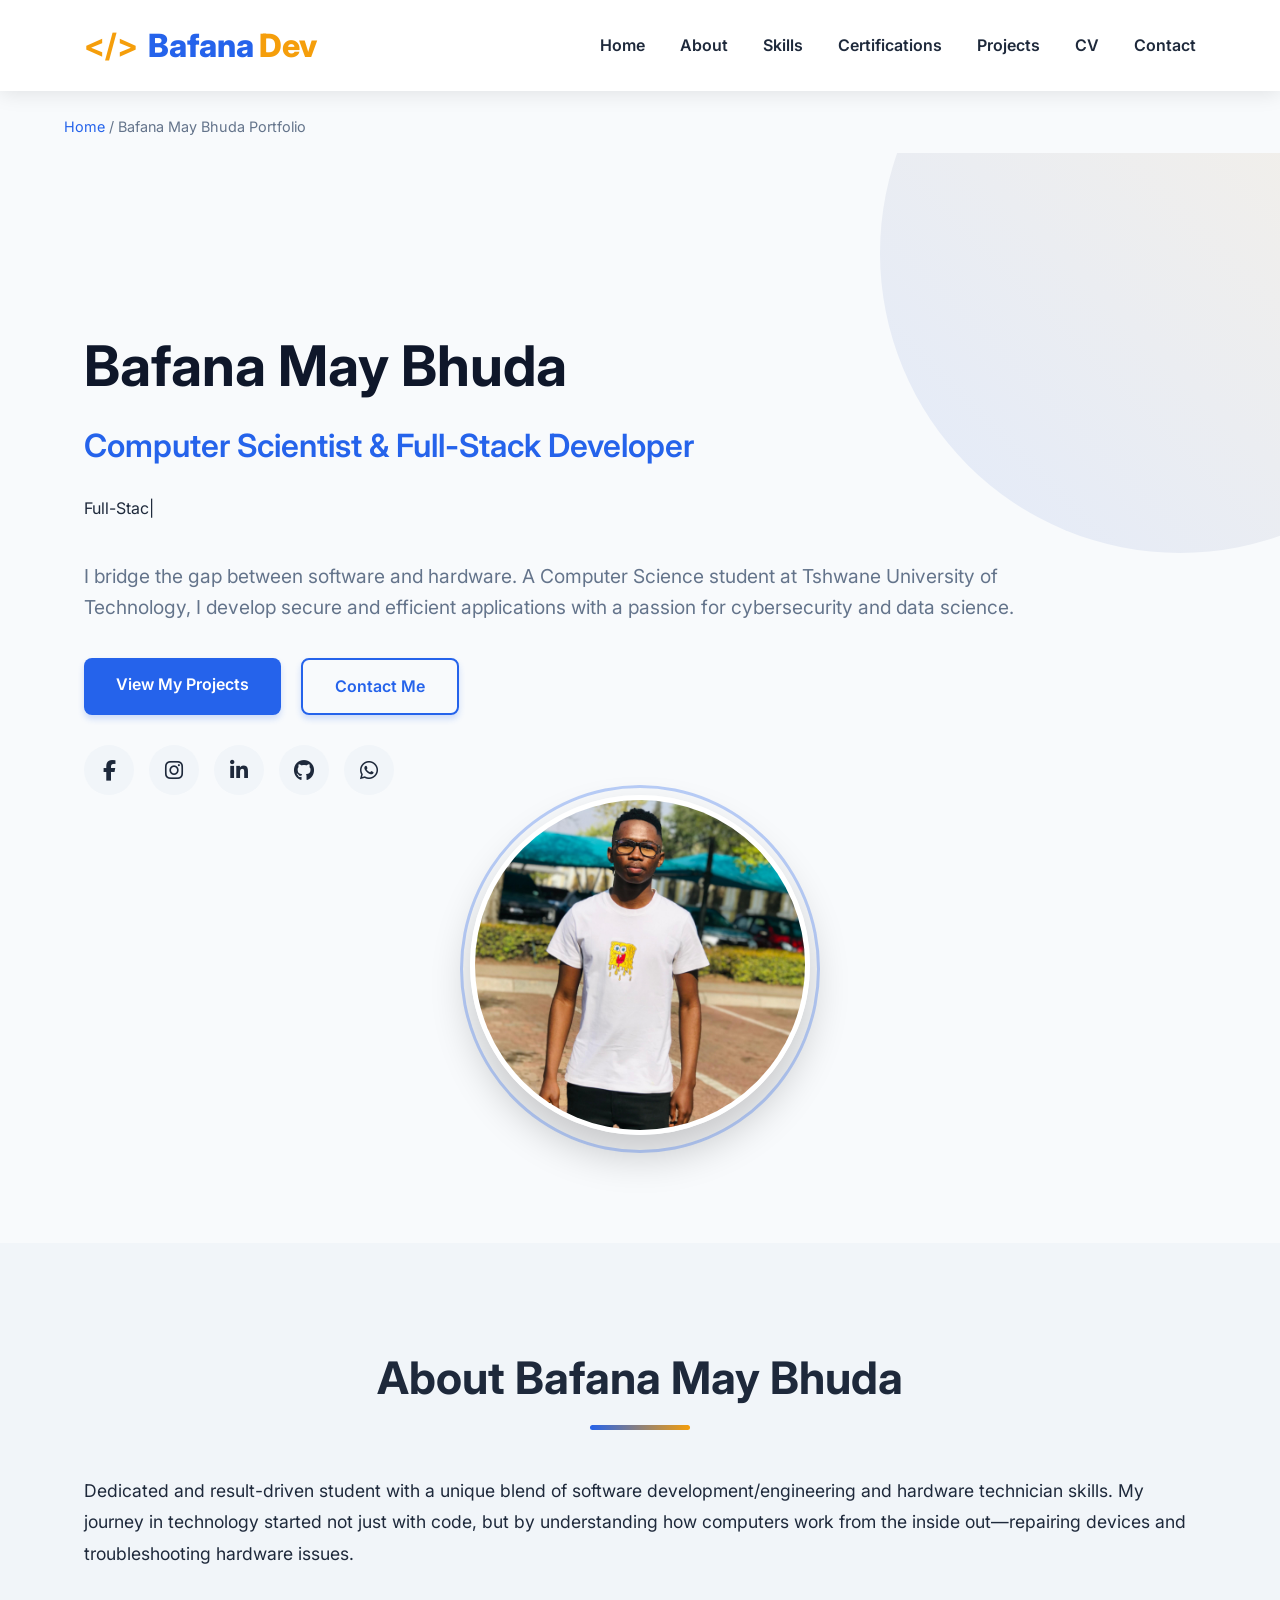
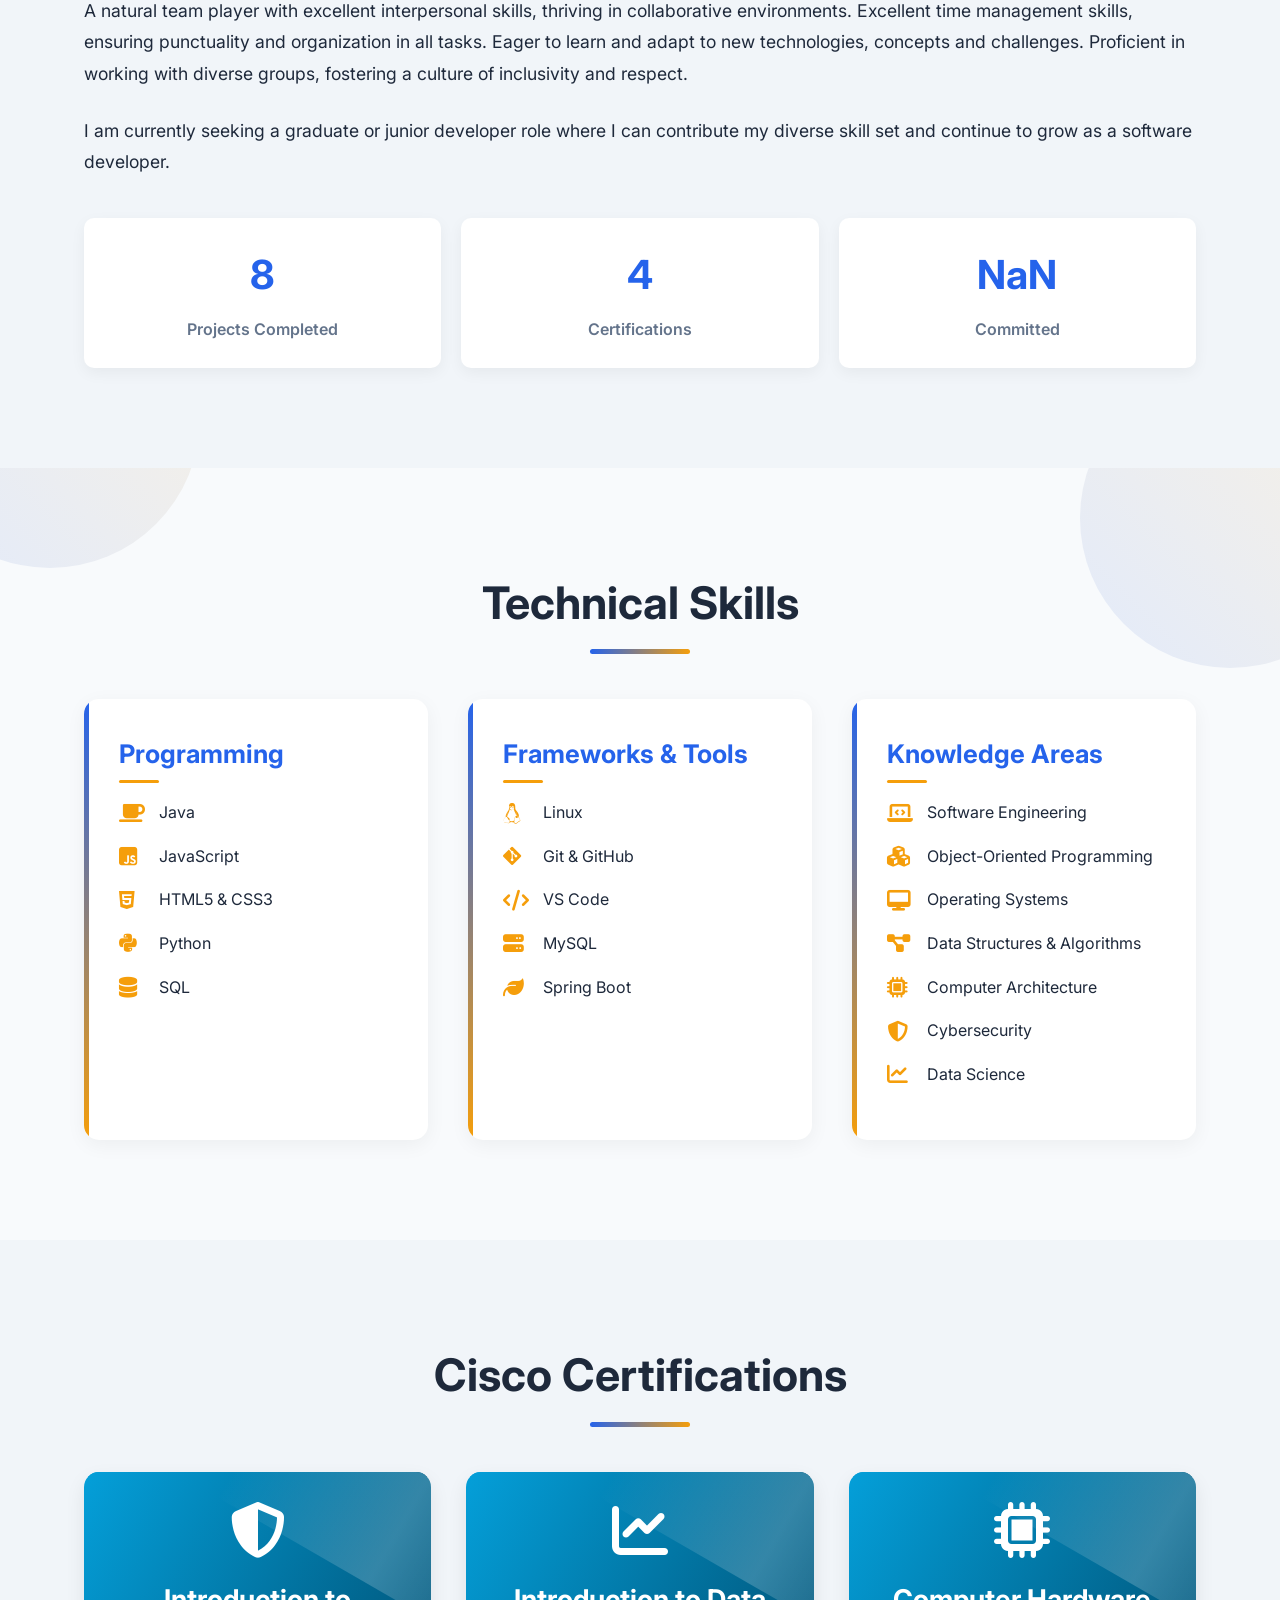
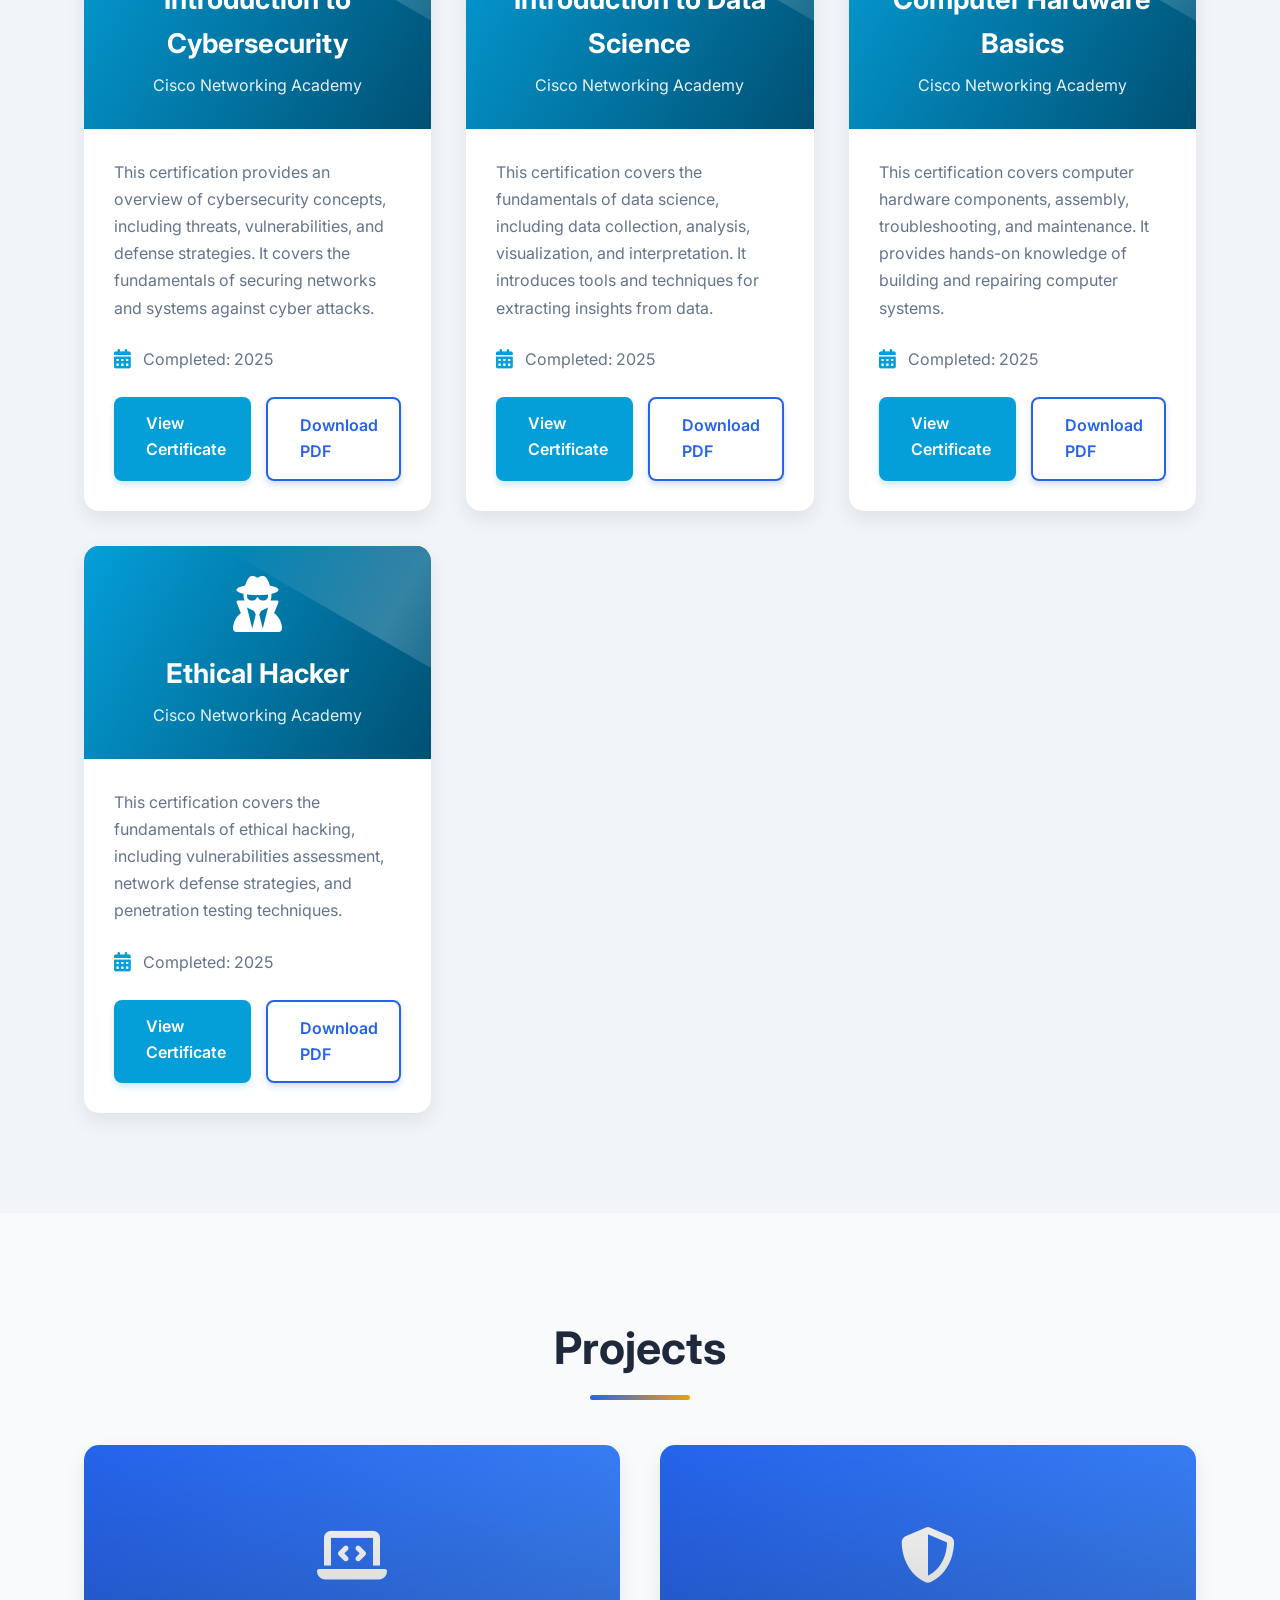
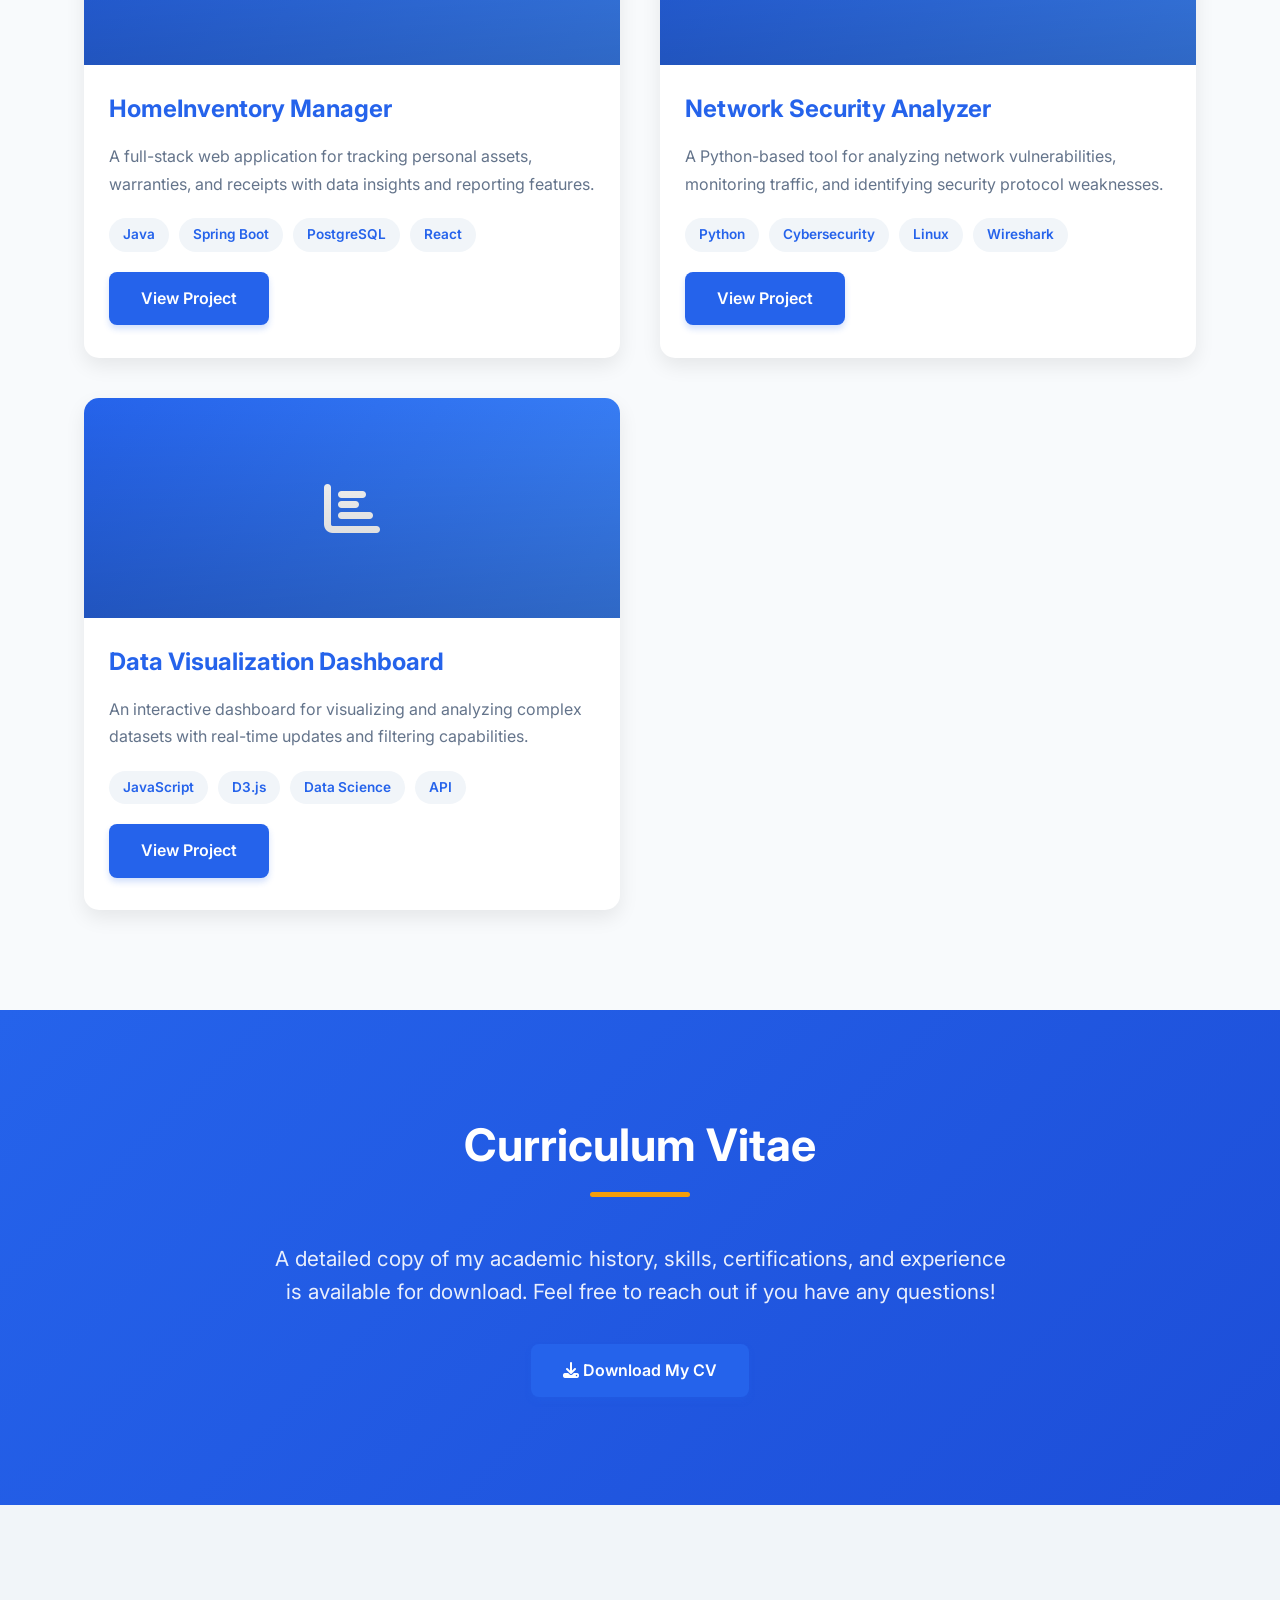
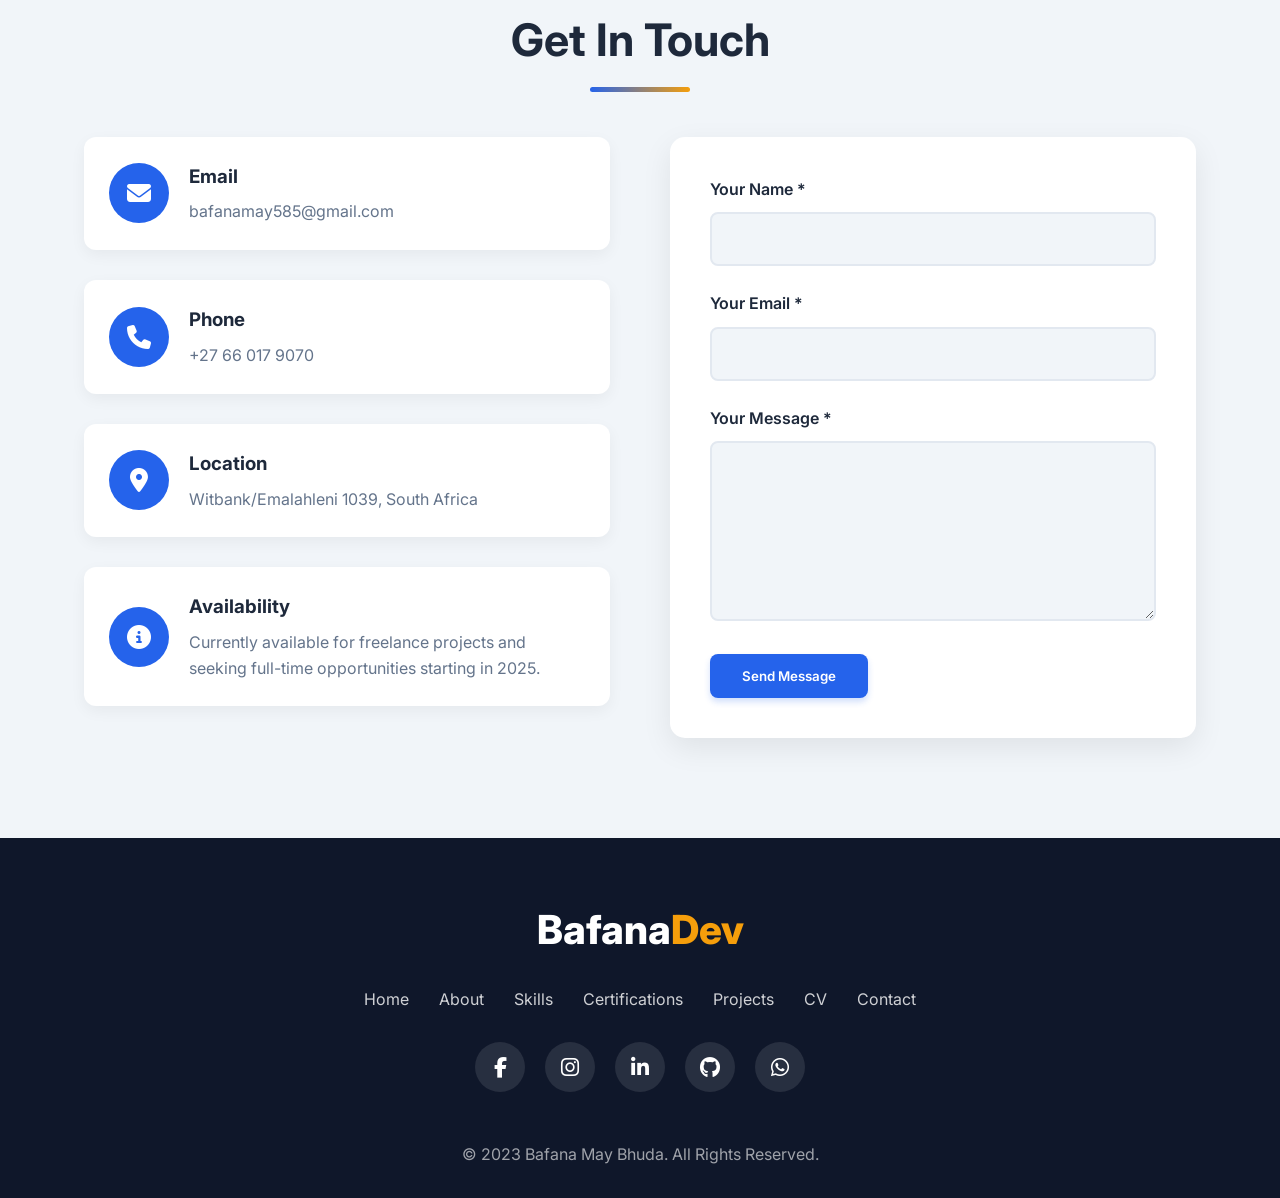
<file: My Portfolio/Bafana.html>
<!DOCTYPE html>
<html lang="en">
<head>
    <meta charset="UTF-8">
    <meta name="viewport" content="width=device-width, initial-scale=1.0">
    <title>Bafana May Bhuda | Computer Scientist & Full-Stack Developer | Portfolio</title>
    <meta name="description" content="Portfolio of Bafana May Bhuda, a Computer Science student and Developer skilled in Java, Spring Boot, Cybersecurity, and Data Science. Explore my projects and get in touch.">
    <meta name="keywords" content="Bafana May Bhuda, Bafana Bhuda, Java Developer, Cybersecurity, Data Science, Tshwane University, Portfolio, Full-Stack Developer">
    <meta name="author" content="Bafana May Bhuda">
    
    <!-- Canonical URL to avoid duplicate content issues -->
    <link rel="canonical" href="https://bafanamaybhuda.com">
    
    <!-- Open Graph / Social Media Meta Tags -->
    <meta property="og:title" content="Bafana May Bhuda | Computer Scientist & Full-Stack Developer">
    <meta property="og:description" content="Portfolio of Bafana May Bhuda, a Computer Science student and Developer skilled in Java, Spring Boot, Cybersecurity, and Data Science.">
    <meta property="og:image" content="https://bafanamaybhuda.com/images/profile.jpg">
    <meta property="og:url" content="https://bafanamaybhuda.com">
    <meta property="og:type" content="website">
    
    <!-- Twitter Card Meta Tags -->
    <meta name="twitter:card" content="summary_large_image">
    <meta name="twitter:title" content="Bafana May Bhuda | Computer Scientist & Full-Stack Developer">
    <meta name="twitter:description" content="Portfolio of Bafana May Bhuda, a Computer Science student and Developer.">
    <meta name="twitter:image" content="https://bafanamaybhuda.com/images/profile.jpg">
    
    <!-- JSON-LD structured data for better search engine understanding -->
    <script type="application/ld+json">
    {
      "@context": "https://schema.org",
      "@type": "Person",
      "name": "Bafana May Bhuda",
      "url": "https://bafanamaybhuda.com",
      "image": "https://bafanamaybhuda.com/images/profile.jpg",
      "jobTitle": "Computer Science Student & Developer",
      "alumniOf": {
        "@type": "CollegeOrUniversity",
        "name": "Tshwane University of Technology"
      },
      "knowsAbout": ["Java", "Spring Boot", "Cybersecurity", "Data Science", "SQL", "Linux"],
      "hasCredential": [
        "Cisco Introduction to Cybersecurity",
        "Cisco Introduction to Data Science", 
        "Cisco Computer Hardware Basics"
      ],
      "description": "Computer Science student and Developer skilled in Java, Spring Boot, Cybersecurity, and Data Science.",
      "email": "mailto:bafanamay585@gmail.com",
      "telephone": "+27-66-017-9070",
      "sameAs": [
        "https://github.com/bafanamaybhuda",
        "https://linkedin.com/in/bafanamaybhuda",
        "https://facebook.com/bafana.meibhuda",
        "https://instagram.com/bafana_ace"
      ]
    }
    </script>
    
    <link rel="stylesheet" href="https://cdnjs.cloudflare.com/ajax/libs/font-awesome/6.4.0/css/all.min.css">
    <link href="https://fonts.googleapis.com/css2?family=Inter:wght@300;400;500;600;700&display=swap" rel="stylesheet">
    <style>
        /* Global Styles */
        :root {
            --primary: #2563eb;
            --primary-dark: #1d4ed8;
            --secondary: #3b82f6;
            --dark: #1e293b;
            --darker: #0f172a;
            --light: #f8fafc;
            --lighter: #f1f5f9;
            --gray: #64748b;
            --accent: #f59e0b;
            --accent-dark: #d97706;
            --success: #10b981;
            --error: #ef4444;
            --cisco-blue: #049fd9;
            --transition: all 0.3s cubic-bezier(0.25, 0.8, 0.25, 1);
        }
        
        * {
            margin: 0;
            padding: 0;
            box-sizing: border-box;
            font-family: 'Inter', sans-serif;
        }
        
        html {
            scroll-behavior: smooth;
        }
        
        body {
            background-color: var(--light);
            color: var(--dark);
            line-height: 1.6;
            overflow-x: hidden;
        }
        
        .container {
            width: 90%;
            max-width: 1200px;
            margin: 0 auto;
            padding: 0 20px;
        }
        
        section {
            padding: 100px 0;
        }
        
        .section-title {
            text-align: center;
            margin-bottom: 60px;
            font-size: 2.8rem;
            font-weight: 700;
            color: var(--dark);
            position: relative;
        }
        
        .section-title::after {
            content: '';
            position: absolute;
            bottom: -15px;
            left: 50%;
            transform: translateX(-50%);
            width: 100px;
            height: 5px;
            background: linear-gradient(90deg, var(--primary), var(--accent));
            border-radius: 10px;
        }
        
        .btn {
            display: inline-block;
            padding: 14px 32px;
            background: var(--primary);
            color: white;
            border-radius: 8px;
            text-decoration: none;
            font-weight: 600;
            transition: var(--transition);
            border: none;
            cursor: pointer;
            position: relative;
            overflow: hidden;
            z-index: 1;
            box-shadow: 0 4px 6px rgba(37, 99, 235, 0.2);
        }
        
        .btn::before {
            content: '';
            position: absolute;
            top: 0;
            left: 0;
            width: 0%;
            height: 100%;
            background: var(--primary-dark);
            transition: var(--transition);
            z-index: -1;
        }
        
        .btn:hover::before {
            width: 100%;
        }
        
        .btn:hover {
            transform: translateY(-3px);
            box-shadow: 0 10px 20px rgba(37, 99, 235, 0.3);
        }
        
        .btn-outline {
            background: transparent;
            border: 2px solid var(--primary);
            color: var(--primary);
        }
        
        .btn-outline::before {
            background: var(--primary);
        }
        
        .btn-outline:hover {
            color: white;
        }
        
        .btn-cisco {
            background: var(--cisco-blue);
            box-shadow: 0 4px 6px rgba(4, 159, 217, 0.2);
        }
        
        .btn-cisco::before {
            background: #0386b7;
        }
        
        .btn-cisco:hover {
            box-shadow: 0 10px 20px rgba(4, 159, 217, 0.3);
        }
        
        /* Header & Navigation */
        header {
            background: rgba(255, 255, 255, 0.95);
            box-shadow: 0 2px 20px rgba(0, 0, 0, 0.1);
            position: fixed;
            width: 100%;
            top: 0;
            z-index: 1000;
            backdrop-filter: blur(10px);
            transition: var(--transition);
        }
        
        header.scrolled {
            padding: 5px 0;
        }
        
        nav {
            display: flex;
            justify-content: space-between;
            align-items: center;
            padding: 20px 0;
        }
        
        .logo {
            font-size: 2rem;
            font-weight: 800;
            color: var(--primary);
            display: flex;
            align-items: center;
        }
        
        .logo span {
            color: var(--accent);
            margin-left: 5px;
        }
        
        .logo::before {
            content: '</>';
            margin-right: 10px;
            color: var(--accent);
            font-weight: 700;
        }
        
        .nav-links {
            display: flex;
            list-style: none;
        }
        
        .nav-links li {
            margin-left: 35px;
            position: relative;
        }
        
        .nav-links a {
            text-decoration: none;
            color: var(--dark);
            font-weight: 600;
            transition: var(--transition);
            padding: 5px 0;
            position: relative;
        }
        
        .nav-links a::after {
            content: '';
            position: absolute;
            bottom: 0;
            left: 0;
            width: 0;
            height: 2px;
            background: var(--primary);
            transition: var(--transition);
        }
        
        .nav-links a:hover::after {
            width: 100%;
        }
        
        .nav-links a:hover {
            color: var(--primary);
        }
        
        .hamburger {
            display: none;
            cursor: pointer;
            background: none;
            border: none;
            font-size: 1.5rem;
            color: var(--dark);
            z-index: 1001;
        }
        
        /* Hero Section */
        .hero {
            padding-top: 180px;
            padding-bottom: 100px;
            display: flex;
            align-items: center;
            gap: 60px;
            position: relative;
            overflow: hidden;
        }
        
        .hero::before {
            content: '';
            position: absolute;
            top: -200px;
            right: -200px;
            width: 600px;
            height: 600px;
            background: linear-gradient(45deg, rgba(37, 99, 235, 0.1), rgba(245, 158, 11, 0.1));
            border-radius: 50%;
            z-index: -1;
        }
        
        .hero-content {
            flex: 1;
            animation: fadeIn 1s ease-out;
        }
        
        .hero-image {
            flex: 1;
            text-align: center;
            position: relative;
            animation: fadeInRight 1s ease-out;
        }
        
        .profile-img-container {
            position: relative;
            display: inline-block;
        }
        
        .profile-img-container::before {
            content: '';
            position: absolute;
            top: -10px;
            left: -10px;
            right: -10px;
            bottom: -10px;
            border: 3px solid var(--primary);
            border-radius: 50%;
            opacity: 0.3;
            animation: pulse 2s infinite;
        }
        
        @keyframes pulse {
            0% {
                transform: scale(1);
                opacity: 0.3;
            }
            50% {
                transform: scale(1.05);
                opacity: 0.5;
            }
            100% {
                transform: scale(1);
                opacity: 0.3;
            }
        }
        
        .hero-image img {
            width: 340px;
            height: 340px;
            border-radius: 50%;
            object-fit: cover;
            border: 5px solid white;
            box-shadow: 0 20px 40px rgba(0, 0, 0, 0.2);
            transition: var(--transition);
        }
        
        .profile-img-container:hover img {
            transform: scale(1.03);
            box-shadow: 0 25px 50px rgba(0, 0, 0, 0.3);
        }
        
        .hero-social-links {
            display: flex;
            gap: 15px;
            margin-top: 30px;
        }
        
        .hero-social-links a {
            width: 50px;
            height: 50px;
            border-radius: 50%;
            background: var(--lighter);
            display: flex;
            align-items: center;
            justify-content: center;
            color: var(--dark);
            text-decoration: none;
            transition: var(--transition);
            font-size: 1.3rem;
            position: relative;
            overflow: hidden;
        }
        
        .hero-social-links a::before {
            content: '';
            position: absolute;
            top: 0;
            left: 0;
            width: 100%;
            height: 0;
            background: var(--primary);
            transition: var(--transition);
            z-index: -1;
        }
        
        .hero-social-links a:hover::before {
            height: 100%;
        }
        
        .hero-social-links a:hover {
            color: white;
            transform: translateY(-5px);
            box-shadow: 0 10px 20px rgba(37, 99, 235, 0.3);
        }
        
        .hero h1 {
            font-size: 3.5rem;
            margin-bottom: 20px;
            color: var(--darker);
            line-height: 1.2;
        }
        
        .hero h2 {
            font-size: 2rem;
            color: var(--primary);
            margin-bottom: 25px;
            font-weight: 600;
        }
        
        .hero-typing {
            min-height: 2.5rem;
            margin-bottom: 25px;
        }
        
        .hero p {
            font-size: 1.2rem;
            margin-bottom: 35px;
            color: var(--gray);
            max-width: 90%;
        }
        
        .hero-buttons {
            display: flex;
            gap: 20px;
            margin-bottom: 30px;
        }
        
        /* About Section */
        .about {
            background: var(--lighter);
            position: relative;
        }
        
        .about::before {
            content: '';
            position: absolute;
            bottom: -100px;
            left: -100px;
            width: 300px;
            height: 300px;
            background: linear-gradient(45deg, rgba(37, 99, 235, 0.1), rgba(245, 158, 11, 0.1));
            border-radius: 50%;
            z-index: -1;
        }
        
        .about-content {
            display: flex;
            gap: 60px;
            align-items: center;
        }
        
        .about-text {
            flex: 2;
        }
        
        .about-text p {
            margin-bottom: 25px;
            font-size: 1.1rem;
            line-height: 1.8;
        }
        
        .about-stats {
            display: grid;
            grid-template-columns: repeat(3, 1fr);
            gap: 20px;
            margin-top: 40px;
        }
        
        .stat-box {
            background: white;
            padding: 25px;
            border-radius: 10px;
            text-align: center;
            box-shadow: 0 5px 15px rgba(0, 0, 0, 0.05);
            transition: var(--transition);
        }
        
        .stat-box:hover {
            transform: translateY(-5px);
            box-shadow: 0 10px 25px rgba(0, 0, 0, 0.1);
        }
        
        .stat-number {
            font-size: 2.5rem;
            font-weight: 700;
            color: var(--primary);
            margin-bottom: 10px;
        }
        
        .stat-text {
            color: var(--gray);
            font-weight: 600;
        }
        
        /* Skills Section */
        .skills {
            position: relative;
        }
        
        .skills::after {
            content: '';
            position: absolute;
            top: -100px;
            right: -100px;
            width: 300px;
            height: 300px;
            background: linear-gradient(45deg, rgba(37, 99, 235, 0.1), rgba(245, 158, 11, 0.1));
            border-radius: 50%;
            z-index: -1;
        }
        
        .skills-container {
            display: grid;
            grid-template-columns: repeat(auto-fit, minmax(320px, 1fr));
            gap: 40px;
        }
        
        .skill-category {
            background: white;
            padding: 35px;
            border-radius: 15px;
            box-shadow: 0 5px 20px rgba(0, 0, 0, 0.05);
            transition: var(--transition);
            position: relative;
            overflow: hidden;
        }
        
        .skill-category::before {
            content: '';
            position: absolute;
            top: 0;
            left: 0;
            width: 5px;
            height: 100%;
            background: linear-gradient(to bottom, var(--primary), var(--accent));
        }
        
        .skill-category:hover {
            transform: translateY(-5px);
            box-shadow: 0 15px 30px rgba(0, 0, 0, 0.1);
        }
        
        .skill-category h3 {
            color: var(--primary);
            margin-bottom: 25px;
            font-size: 1.6rem;
            position: relative;
            display: inline-block;
        }
        
        .skill-category h3::after {
            content: '';
            position: absolute;
            bottom: -8px;
            left: 0;
            width: 40px;
            height: 3px;
            background: var(--accent);
            border-radius: 3px;
        }
        
        .skills-list {
            list-style: none;
        }
        
        .skills-list li {
            margin-bottom: 18px;
            display: flex;
            align-items: center;
            transition: var(--transition);
        }
        
        .skills-list li:hover {
            transform: translateX(5px);
        }
        
        .skills-list i {
            color: var(--accent);
            margin-right: 15px;
            font-size: 1.3rem;
            width: 25px;
        }
        
        /* Certifications Section */
        .certifications {
            background: var(--lighter);
            position: relative;
        }
        
        .certifications-grid {
            display: grid;
            grid-template-columns: repeat(auto-fit, minmax(330px, 1fr));
            gap: 35px;
            margin-top: 40px;
        }
        
        .certification-card {
            background: white;
            border-radius: 15px;
            overflow: hidden;
            box-shadow: 0 8px 20px rgba(0, 0, 0, 0.08);
            transition: var(--transition);
            display: flex;
            flex-direction: column;
            position: relative;
        }
        
        .certification-card::before {
            content: '';
            position: absolute;
            top: 0;
            left: 0;
            width: 100%;
            height: 5px;
            background: linear-gradient(90deg, var(--cisco-blue), #005073);
        }
        
        .certification-card:hover {
            transform: translateY(-10px) rotate(1deg);
            box-shadow: 0 15px 30px rgba(0, 0, 0, 0.15);
        }
        
        .certification-header {
            background: linear-gradient(120deg, var(--cisco-blue), #005073);
            padding: 30px 25px;
            text-align: center;
            color: white;
            position: relative;
            overflow: hidden;
        }
        
        .certification-header::after {
            content: '';
            position: absolute;
            top: -50%;
            right: -50%;
            width: 100%;
            height: 100%;
            background: linear-gradient(to right, transparent, rgba(255, 255, 255, 0.2), transparent);
            transform: rotate(30deg);
            transition: var(--transition);
        }
        
        .certification-card:hover .certification-header::after {
            animation: shine 1.5s ease;
        }
        
        @keyframes shine {
            0% { right: -50%; }
            100% { right: 150%; }
        }
        
        .certification-header i {
            font-size: 3.5rem;
            margin-bottom: 20px;
            color: white;
        }
        
        .certification-header h3 {
            font-size: 1.7rem;
            margin-bottom: 8px;
        }
        
        .certification-header p {
            opacity: 0.9;
        }
        
        .certification-body {
            padding: 30px;
            flex-grow: 1;
            display: flex;
            flex-direction: column;
        }
        
        .certification-body p {
            margin-bottom: 25px;
            color: var(--gray);
            flex-grow: 1;
            line-height: 1.7;
        }
        
        .certification-date {
            display: flex;
            align-items: center;
            margin-bottom: 25px;
            color: var(--gray);
        }
        
        .certification-date i {
            margin-right: 12px;
            color: var(--cisco-blue);
            font-size: 1.2rem;
        }
        
        .certification-actions {
            display: flex;
            gap: 15px;
        }
        
        /* Projects Section */
        .projects {
            position: relative;
        }
        
        .projects-grid {
            display: grid;
            grid-template-columns: repeat(auto-fit, minmax(350px, 1fr));
            gap: 40px;
        }
        
        .project-card {
            background: white;
            border-radius: 15px;
            overflow: hidden;
            box-shadow: 0 8px 20px rgba(0, 0, 0, 0.08);
            transition: var(--transition);
            position: relative;
        }
        
        .project-card:hover {
            transform: translateY(-10px);
            box-shadow: 0 15px 30px rgba(0, 0, 0, 0.15);
        }
        
        .project-img {
            height: 220px;
            background: linear-gradient(120deg, var(--primary), var(--secondary));
            display: flex;
            align-items: center;
            justify-content: center;
            color: white;
            font-size: 3.5rem;
            position: relative;
            overflow: hidden;
        }
        
        .project-img::before {
            content: '';
            position: absolute;
            top: 0;
            left: 0;
            width: 100%;
            height: 100%;
            background: linear-gradient(to bottom, transparent, rgba(0, 0, 0, 0.2));
        }
        
        .project-content {
            padding: 25px;
        }
        
        .project-content h3 {
            color: var(--primary);
            margin-bottom: 15px;
            font-size: 1.5rem;
        }
        
        .project-content p {
            color: var(--gray);
            margin-bottom: 20px;
            line-height: 1.7;
        }
        
        .project-tags {
            display: flex;
            flex-wrap: wrap;
            gap: 10px;
            margin-bottom: 20px;
        }
        
        .project-tag {
            background: var(--lighter);
            color: var(--primary);
            padding: 6px 14px;
            border-radius: 20px;
            font-size: 0.85rem;
            font-weight: 600;
            transition: var(--transition);
        }
        
        .project-tag:hover {
            background: var(--primary);
            color: white;
            transform: scale(1.05);
        }
        
        /* CV Section */
        .cv-section {
            text-align: center;
            background: linear-gradient(135deg, var(--primary), var(--primary-dark));
            color: white;
            position: relative;
            overflow: hidden;
        }
        
        .cv-section::before {
            content: '';
            position: absolute;
            top: 0;
            left: 0;
            width: 100%;
            height: 100%;
            background: url("data:image/svg+xml,%3Csvg xmlns='http://www.w3.org/2000/svg' viewBox='0 0 1440 320'%3E%3Cpath fill='%23ffffff' fill-opacity='0.1' d='M0,128L48,117.3C96,107,192,85,288,112C384,139,480,213,576,218.7C672,224,768,160,864,138.7C960,117,1056,139,1152,149.3C1248,160,1344,160,1392,160L1440,160L1440,320L1392,320C1344,320,1248,320,1152,320C1056,320,960,320,864,320C768,320,672,320,576,320C480,320,384,320,288,320C192,320,96,320,48,320L0,320Z'%3E%3C/path%3E%3C/svg%3E");
            background-size: cover;
            background-position: center;
            z-index: -1;
        }
        
        .cv-section .section-title {
            color: white;
        }
        
        .cv-section .section-title::after {
            background: var(--accent);
        }
        
        .cv-section p {
            margin-bottom: 35px;
            font-size: 1.3rem;
            max-width: 750px;
            margin-left: auto;
            margin-right: auto;
            opacity: 0.9;
        }
        
        /* Contact Section */
        .contact {
            background: var(--lighter);
            position: relative;
        }
        
        .contact-container {
            display: grid;
            grid-template-columns: repeat(auto-fit, minmax(350px, 1fr));
            gap: 60px;
        }
        
        .contact-info {
            display: flex;
            flex-direction: column;
            gap: 30px;
        }
        
        .contact-item {
            display: flex;
            align-items: center;
            gap: 20px;
            padding: 25px;
            background: white;
            border-radius: 12px;
            box-shadow: 0 5px 15px rgba(0, 0, 0, 0.05);
            transition: var(--transition);
        }
        
        .contact-item:hover {
            transform: translateY(-5px);
            box-shadow: 0 10px 25px rgba(0, 0, 0, 0.1);
        }
        
        .contact-icon {
            width: 60px;
            height: 60px;
            background: var(--primary);
            border-radius: 50%;
            display: flex;
            align-items: center;
            justify-content: center;
            color: white;
            font-size: 1.5rem;
            flex-shrink: 0;
        }
        
        .contact-text h3 {
            margin-bottom: 8px;
            color: var(--dark);
        }
        
        .contact-text p {
            color: var(--gray);
        }
        
        .contact-form {
            background: white;
            padding: 40px;
            border-radius: 15px;
            box-shadow: 0 10px 30px rgba(0, 0, 0, 0.08);
        }
        
        .form-group {
            margin-bottom: 25px;
            position: relative;
        }
        
        .form-group label {
            display: block;
            margin-bottom: 10px;
            font-weight: 600;
            color: var(--dark);
        }
        
        .form-group input,
        .form-group textarea {
            width: 100%;
            padding: 15px;
            border: 2px solid #e2e8f0;
            border-radius: 8px;
            font-size: 1rem;
            transition: var(--transition);
            background: var(--lighter);
        }
        
        .form-group input:focus,
        .form-group textarea:focus {
            outline: none;
            border-color: var(--primary);
            box-shadow: 0 0 0 3px rgba(37, 99, 235, 0.2);
            background: white;
        }
        
        .form-group textarea {
            min-height: 180px;
            resize: vertical;
        }
        
        .form-error {
            color: var(--error);
            font-size: 0.9rem;
            margin-top: 8px;
            display: none;
        }
        
        .form-success {
            background-color: var(--success);
            color: white;
            padding: 20px;
            border-radius: 8px;
            margin-bottom: 25px;
            text-align: center;
            display: none;
            animation: fadeIn 0.5s ease;
        }
        
        .form-loading {
            display: none;
            text-align: center;
            margin-bottom: 25px;
        }
        
        .form-loading .spinner {
            border: 3px solid #f3f3f3;
            border-top: 3px solid var(--primary);
            border-radius: 50%;
            width: 40px;
            height: 40px;
            animation: spin 1s linear infinite;
            margin: 0 auto 15px;
        }
        
        @keyframes spin {
            0% { transform: rotate(0deg); }
            100% { transform: rotate(360deg); }
        }
        
        /* Footer */
        footer {
            background: var(--darker);
            color: white;
            padding: 60px 0 30px;
            position: relative;
        }
        
        .footer-content {
            display: flex;
            flex-direction: column;
            align-items: center;
            text-align: center;
        }
        
        .footer-logo {
            font-size: 2.5rem;
            font-weight: 800;
            color: white;
            margin-bottom: 25px;
        }
        
        .footer-logo span {
            color: var(--accent);
        }
        
        .social-links {
            display: flex;
            gap: 20px;
            margin-bottom: 30px;
        }
        
        .social-links a {
            width: 50px;
            height: 50px;
            border-radius: 50%;
            background: rgba(255, 255, 255, 0.1);
            display: flex;
            align-items: center;
            justify-content: center;
            color: white;
            text-decoration: none;
            transition: var(--transition);
            font-size: 1.3rem;
            position: relative;
            overflow: hidden;
        }
        
        .social-links a::before {
            content: '';
            position: absolute;
            top: 0;
            left: 0;
            width: 100%;
            height: 0;
            background: var(--primary);
            transition: var(--transition);
            z-index: -1;
        }
        
        .social-links a:hover::before {
            height: 100%;
        }
        
        .social-links a:hover {
            transform: translateY(-5px);
            box-shadow: 0 10px 20px rgba(37, 99, 235, 0.3);
        }
        
        .footer-nav {
            margin-bottom: 30px;
        }
        
        .footer-nav ul {
            display: flex;
            list-style: none;
            gap: 30px;
        }
        
        .footer-nav a {
            color: rgba(255, 255, 255, 0.8);
            text-decoration: none;
            transition: var(--transition);
        }
        
        .footer-nav a:hover {
            color: white;
        }
        
        .copyright {
            color: rgba(255, 255, 255, 0.6);
            margin-top: 20px;
        }
        
        /* Animations */
        @keyframes fadeIn {
            from { opacity: 0; transform: translateY(20px); }
            to { opacity: 1; transform: translateY(0); }
        }
        
        @keyframes fadeInRight {
            from { opacity: 0; transform: translateX(40px); }
            to { opacity: 1; transform: translateX(0); }
        }
        
        /* Breadcrumb for better SEO */
        .breadcrumb {
            padding: 15px 0;
            font-size: 0.9rem;
            color: var(--gray);
            margin-top: 100px;
        }
        
        .breadcrumb a {
            color: var(--primary);
            text-decoration: none;
            transition: var(--transition);
        }
        
        .breadcrumb a:hover {
            color: var(--primary-dark);
            text-decoration: underline;
        }
        
        /* Back to Top Button */
        .back-to-top {
            position: fixed;
            bottom: 30px;
            right: 30px;
            width: 50px;
            height: 50px;
            background: var(--primary);
            color: white;
            border-radius: 50%;
            display: flex;
            align-items: center;
            justify-content: center;
            text-decoration: none;
            font-size: 1.5rem;
            box-shadow: 0 5px 15px rgba(37, 99, 235, 0.3);
            transition: var(--transition);
            z-index: 999;
            opacity: 0;
            visibility: hidden;
        }
        
        .back-to-top.visible {
            opacity: 1;
            visibility: visible;
        }
        
        .back-to-top:hover {
            background: var(--primary-dark);
            transform: translateY(-5px);
        }
        
        /* Responsive Design */
        @media (max-width: 1200px) {
            .hero h1 {
                font-size: 3rem;
            }
            
            .section-title {
                font-size: 2.5rem;
            }
        }
        
        @media (max-width: 992px) {
            .hero {
                flex-direction: column-reverse;
                text-align: center;
                padding-top: 150px;
            }
            
            .hero-content, .hero-image {
                flex: none;
                width: 100%;
            }
            
            .hero p {
                max-width: 100%;
            }
            
            .hero-buttons {
                justify-content: center;
            }
            
            .hero-social-links {
                justify-content: center;
            }
            
            .about-content {
                flex-direction: column;
            }
            
            .about-stats {
                grid-template-columns: repeat(2, 1fr);
            }
        }
        
        @media (max-width: 768px) {
            .nav-links {
                display: none;
                flex-direction: column;
                position: absolute;
                top: 100%;
                left: 0;
                width: 100%;
                background: white;
                box-shadow: 0 10px 20px rgba(0, 0, 0, 0.1);
                padding: 20px;
                z-index: 999;
            }
            
            .nav-links.active {
                display: flex;
            }
            
            .nav-links li {
                margin: 15px 0;
            }
            
            .hamburger {
                display: block;
            }
            
            .hero h1 {
                font-size: 2.5rem;
            }
            
            .hero h2 {
                font-size: 1.6rem;
            }
            
            .section-title {
                font-size: 2.2rem;
            }
            
            .hero-image img {
                width: 280px;
                height: 280px;
            }
            
            .hero-buttons {
                flex-direction: column;
                align-items: center;
            }
            
            .about-stats {
                grid-template-columns: 1fr;
            }
            
            .certification-actions {
                flex-direction: column;
            }
            
            .contact-container {
                grid-template-columns: 1fr;
            }
            
            .footer-nav ul {
                flex-direction: column;
                gap: 15px;
            }
        }
        
        @media (max-width: 480px) {
            .hero-image img {
                width: 240px;
                height: 240px;
            }
            
            .hero h1 {
                font-size: 2.2rem;
            }
            
            .hero h2 {
                font-size: 1.4rem;
            }
            
            .section-title {
                font-size: 2rem;
            }
            
            .hero-buttons .btn {
                width: 100%;
                text-align: center;
            }
            
            .certifications-grid,
            .projects-grid {
                grid-template-columns: 1fr;
            }
            
            .contact-form {
                padding: 25px;
            }
            
            .stat-number {
                font-size: 2rem;
            }
        }
    </style>
</head>
<body>
    <!-- Header & Navigation -->
    <header id="header">
        <div class="container">
            <nav>
                <div class="logo">Bafana<span>Dev</span></div>
                <ul class="nav-links">
                    <li><a href="#home">Home</a></li>
                    <li><a href="#about">About</a></li>
                    <li><a href="#skills">Skills</a></li>
                    <li><a href="#certifications">Certifications</a></li>
                    <li><a href="#projects">Projects</a></li>
                    <li><a href="#cv">CV</a></li>
                    <li><a href="#contact">Contact</a></li>
                </ul>
                <button class="hamburger">
                    <i class="fas fa-bars"></i>
                </button>
            </nav>
        </div>
    </header>

    <!-- Breadcrumb for better SEO -->
    <div class="container breadcrumb">
        <a href="#home">Home</a> / <span>Bafana May Bhuda Portfolio</span>
    </div>

    <!-- Hero Section -->
    <section id="home" class="hero">
        <div class="container">
            <div class="hero-content">
                <h1>Bafana May Bhuda</h1>
                <h2>Computer Scientist & Full-Stack Developer</h2>
                <div class="hero-typing">
                    <span id="typed-text"></span><span class="cursor">|</span>
                </div>
                <p>I bridge the gap between software and hardware. A Computer Science student at Tshwane University of Technology, 
                    I develop secure and efficient applications with a passion for cybersecurity and data science.
                </p>
                <div class="hero-buttons">
                    <a href="#projects" class="btn">View My Projects</a>
                    <a href="#contact" class="btn btn-outline">Contact Me</a>
                </div>
                
                <!-- Social Media Links in Hero Section -->
                <div class="hero-social-links">
                    <a href="https://www.facebook.com/bafana.meibhuda" aria-label="Facebook" target="_blank">
                        <i class="fab fa-facebook-f"></i>
                    </a>
                    <a href="https://www.instagram.com/bafana_ace/" aria-label="Instagram" target="_blank">
                        <i class="fab fa-instagram"></i>
                    </a>
                    <a href="https://www.linkedin.com/in/bafana-bhuda-1a50b5349/" aria-label="LinkedIn" target="_blank">
                        <i class="fab fa-linkedin-in"></i>
                    </a>
                    <a href="https://github.com/bafanamaybhuda" aria-label="GitHub" target="_blank">
                        <i class="fab fa-github"></i>
                    </a>
                    <a href="https://wa.me/27660179070" aria-label="WhatsApp" target="_blank">
                        <i class="fab fa-whatsapp"></i>
                    </a>
                </div>
            </div>
            <div class="hero-image">
                <div class="profile-img-container">
                    <img src="profile2.jpg" alt="Bafana May Bhuda - Computer Science Student and Developer">
                </div>
            </div>
        </div>
    </section>

    <!-- About Section -->
    <section id="about" class="about">
        <div class="container">
            <h2 class="section-title">About Bafana May Bhuda</h2>
            <div class="about-content">
                <div class="about-text">
                    <p>Dedicated and result-driven student with a unique blend of software development/engineering and hardware technician skills. My journey in technology started not just with code, but by understanding how computers work from the inside out—repairing devices and troubleshooting hardware issues.</p>

                    <p>A natural team player with excellent interpersonal skills, thriving in collaborative environments. Excellent time management skills, ensuring punctuality and organization in all tasks. Eager to learn and adapt to new technologies, concepts and challenges. Proficient in working with diverse groups, fostering a culture of inclusivity and respect.</p>

                    <p>I am currently seeking a graduate or junior developer role where I can contribute my diverse skill set and continue to grow as a software developer.</p>
                    
                    <div class="about-stats">
                        <div class="stat-box">
                            <div class="stat-number" id="project-count">5+</div>
                            <div class="stat-text">Projects Completed</div>
                        </div>
                        <div class="stat-box">
                            <div class="stat-number" id="certificate-count">4</div>
                            <div class="stat-text">Certifications</div>
                        </div>
                        <div class="stat-box">
                            <div class="stat-number">100%</div>
                            <div class="stat-text">Committed</div>
                        </div>
                    </div>
                </div>
            </div>
        </div>
    </section>

    <!-- Skills Section -->
    <section id="skills" class="skills">
        <div class="container">
            <h2 class="section-title">Technical Skills</h2>
            <div class="skills-container">
                <div class="skill-category">
                    <h3>Programming</h3>
                    <ul class="skills-list">
                        <li><i class="fas fa-coffee"></i> Java</li>
                        <li><i class="fab fa-js-square"></i> JavaScript</li>
                        <li><i class="fab fa-html5"></i> HTML5 & CSS3</li>
                        <li><i class="fab fa-python"></i> Python</li>
                        <li><i class="fas fa-database"></i> SQL</li>
                    </ul>
                </div>
                <div class="skill-category">
                    <h3>Frameworks & Tools</h3>
                    <ul class="skills-list">
                        <li><i class="fab fa-linux"></i> Linux</li>
                        <li><i class="fab fa-git-alt"></i> Git & GitHub</li>
                        <li><i class="fas fa-code"></i> VS Code</li>
                        <li><i class="fas fa-server"></i> MySQL</li>
                        <li><i class="fas fa-leaf"></i> Spring Boot</li>
                    </ul>
                </div>
                <div class="skill-category">
                    <h3>Knowledge Areas</h3>
                    <ul class="skills-list">
                        <li><i class="fas fa-laptop-code"></i> Software Engineering</li>
                        <li><i class="fas fa-cubes"></i> Object-Oriented Programming</li>
                        <li><i class="fas fa-desktop"></i> Operating Systems</li>
                        <li><i class="fas fa-project-diagram"></i> Data Structures & Algorithms</li>
                        <li><i class="fas fa-microchip"></i> Computer Architecture</li>
                        <li><i class="fas fa-shield-alt"></i> Cybersecurity</li>
                        <li><i class="fas fa-chart-line"></i> Data Science</li>
                    </ul>
                </div>
            </div>
        </div>
    </section>

    <!-- Certifications Section -->
    <section id="certifications" class="certifications">
        <div class="container">
            <h2 class="section-title">Cisco Certifications</h2>
            <div class="certifications-grid">
                <div class="certification-card">
                    <div class="certification-header">
                        <i class="fas fa-shield-alt"></i>
                        <h3>Introduction to Cybersecurity</h3>
                        <p>Cisco Networking Academy</p>
                    </div>
                    <div class="certification-body">
                        <p>This certification provides an overview of cybersecurity concepts, including threats, vulnerabilities, and defense strategies. It covers the fundamentals of securing networks and systems against cyber attacks.</p>
                        <div class="certification-date">
                            <i class="fas fa-calendar-alt"></i>
                            <span>Completed: 2025</span>
                        </div>
                        <div class="certification-actions">
                            <a href="#cybersecurity-certificate" class="btn btn-cisco">View Certificate</a>
                            <a href="#" class="btn btn-outline">Download PDF</a>
                        </div>
                    </div>
                </div>
                
                <div class="certification-card">
                    <div class="certification-header">
                        <i class="fas fa-chart-line"></i>
                        <h3>Introduction to Data Science</h3>
                        <p>Cisco Networking Academy</p>
                    </div>
                    <div class="certification-body">
                        <p>This certification covers the fundamentals of data science, including data collection, analysis, visualization, and interpretation. It introduces tools and techniques for extracting insights from data.</p>
                        <div class="certification-date">
                            <i class="fas fa-calendar-alt"></i>
                            <span>Completed: 2025</span>
                        </div>
                        <div class="certification-actions">
                            <a href="#datascience-certificate" class="btn btn-cisco">View Certificate</a>
                            <a href="#" class="btn btn-outline">Download PDF</a>
                        </div>
                    </div>
                </div>
                
                <div class="certification-card">
                    <div class="certification-header">
                        <i class="fas fa-microchip"></i>
                        <h3>Computer Hardware Basics</h3>
                        <p>Cisco Networking Academy</p>
                    </div>
                    <div class="certification-body">
                        <p>This certification covers computer hardware components, assembly, troubleshooting, and maintenance. It provides hands-on knowledge of building and repairing computer systems.</p>
                        <div class="certification-date">
                            <i class="fas fa-calendar-alt"></i>
                            <span>Completed: 2025</span>
                        </div>
                        <div class="certification-actions">
                            <a href="#hardware-certificate" class="btn btn-cisco">View Certificate</a>
                            <a href="#" class="btn btn-outline">Download PDF</a>
                        </div>
                    </div>
                </div>

                <div class="certification-card">
                    <div class="certification-header">
                        <i class="fas fa-user-secret"></i>
                        <h3>Ethical Hacker</h3>
                        <p>Cisco Networking Academy</p>
                    </div>
                    <div class="certification-body">
                        <p>This certification covers the fundamentals of ethical hacking, including vulnerabilities assessment, network defense strategies, and penetration testing techniques.</p>
                        <div class="certification-date">
                            <i class="fas fa-calendar-alt"></i>
                            <span>Completed: 2025</span>
                        </div>
                        <div class="certification-actions">
                            <a href="#ethicalhacker-certificate" class="btn btn-cisco">View Certificate</a>
                            <a href="#" class="btn btn-outline">Download PDF</a>
                        </div>
                    </div>
                </div>
            </div>
        </div>
    </section>

    <!-- Projects Section -->
    <section id="projects" class="projects">
        <div class="container">
            <h2 class="section-title">Projects</h2>
            <div class="projects-grid">
                <div class="project-card">
                    <div class="project-img">
                        <i class="fas fa-laptop-code"></i>
                    </div>
                    <div class="project-content">
                        <h3>HomeInventory Manager</h3>
                        <p>A full-stack web application for tracking personal assets, warranties, and receipts with data insights and reporting features.</p>
                        <div class="project-tags">
                            <span class="project-tag">Java</span>
                            <span class="project-tag">Spring Boot</span>
                            <span class="project-tag">PostgreSQL</span>
                            <span class="project-tag">React</span>
                        </div>
                        <a href="#" class="btn">View Project</a>
                    </div>
                </div>
                <div class="project-card">
                    <div class="project-img">
                        <i class="fas fa-shield-alt"></i>
                    </div>
                    <div class="project-content">
                        <h3>Network Security Analyzer</h3>
                        <p>A Python-based tool for analyzing network vulnerabilities, monitoring traffic, and identifying security protocol weaknesses.</p>
                        <div class="project-tags">
                            <span class="project-tag">Python</span>
                            <span class="project-tag">Cybersecurity</span>
                            <span class="project-tag">Linux</span>
                            <span class="project-tag">Wireshark</span>
                        </div>
                        <a href="#" class="btn">View Project</a>
                    </div>
                </div>
                <div class="project-card">
                    <div class="project-img">
                        <i class="fas fa-chart-bar"></i>
                    </div>
                    <div class="project-content">
                        <h3>Data Visualization Dashboard</h3>
                        <p>An interactive dashboard for visualizing and analyzing complex datasets with real-time updates and filtering capabilities.</p>
                        <div class="project-tags">
                            <span class="project-tag">JavaScript</span>
                            <span class="project-tag">D3.js</span>
                            <span class="project-tag">Data Science</span>
                            <span class="project-tag">API</span>
                        </div>
                        <a href="#" class="btn">View Project</a>
                    </div>
                </div>
            </div>
        </div>
    </section>

    <!-- CV Section -->
    <section id="cv" class="cv-section">
        <div class="container">
            <h2 class="section-title">Curriculum Vitae</h2>
            <p>A detailed copy of my academic history, skills, certifications, and experience is available for download. Feel free to reach out if you have any questions!</p>
            <a href="Curriculum Vitae of Bafana.docx" class="btn"><i class="fas fa-download"></i> Download My CV</a>
        </div>
    </section>

    <!-- Contact Section -->
    <section id="contact" class="contact">
        <div class="container">
            <h2 class="section-title">Get In Touch</h2>
            
            <div class="form-success" id="formSuccess">
                <i class="fas fa-check-circle"></i> Thank you for your message! I will get back to you soon.
            </div>
            
            <div class="form-loading" id="formLoading">
                <div class="spinner"></div>
                <p>Sending your message...</p>
            </div>
            
            <div class="contact-container">
                <div class="contact-info">
                    <div class="contact-item">
                        <div class="contact-icon">
                            <i class="fas fa-envelope"></i>
                        </div>
                        <div class="contact-text">
                            <h3>Email</h3>
                            <p>bafanamay585@gmail.com</p>
                        </div>
                    </div>
                    <div class="contact-item">
                        <div class="contact-icon">
                            <i class="fas fa-phone"></i>
                        </div>
                        <div class="contact-text">
                            <h3>Phone</h3>
                            <p>+27 66 017 9070</p>
                        </div>
                    </div>
                    <div class="contact-item">
                        <div class="contact-icon">
                            <i class="fas fa-map-marker-alt"></i>
                        </div>
                        <div class="contact-text">
                            <h3>Location</h3>
                            <p>Witbank/Emalahleni 1039, South Africa</p>
                        </div>
                    </div>
                    
                    <div class="contact-item">
                        <div class="contact-icon">
                            <i class="fas fa-info-circle"></i>
                        </div>
                        <div class="contact-text">
                            <h3>Availability</h3>
                            <p>Currently available for freelance projects and seeking full-time opportunities starting in 2025.</p>
                        </div>
                    </div>
                </div>
                
                <div class="contact-form">
                    <form id="contactForm">
                        <div class="form-group">
                            <label for="name">Your Name *</label>
                            <input type="text" id="name" name="name" required>
                            <div class="form-error" id="nameError">Please enter your name</div>
                        </div>
                        
                        <div class="form-group">
                            <label for="email">Your Email *</label>
                            <input type="email" id="email" name="email" required>
                            <div class="form-error" id="emailError">Please enter a valid email address</div>
                        </div>
                        
                        <div class="form-group">
                            <label for="message">Your Message *</label>
                            <textarea id="message" name="message" required></textarea>
                            <div class="form-error" id="messageError">Please enter your message</div>
                        </div>
                        
                        <button type="submit" class="btn">Send Message</button>
                    </form>
                </div>
            </div>
        </div>
    </section>

    <!-- Footer -->
    <footer>
        <div class="container">
            <div class="footer-content">
                <div class="footer-logo">Bafana<span>Dev</span></div>
                
                <div class="footer-nav">
                    <ul>
                        <li><a href="#home">Home</a></li>
                        <li><a href="#about">About</a></li>
                        <li><a href="#skills">Skills</a></li>
                        <li><a href="#certifications">Certifications</a></li>
                        <li><a href="#projects">Projects</a></li>
                        <li><a href="#cv">CV</a></li>
                        <li><a href="#contact">Contact</a></li>
                    </ul>
                </div>
                
                <div class="social-links">
                    <a href="https://www.facebook.com/bafana.meibhuda" aria-label="Facebook" target="_blank">
                        <i class="fab fa-facebook-f"></i>
                    </a>
                    <a href="https://www.instagram.com/bafana_ace/" aria-label="Instagram" target="_blank">
                        <i class="fab fa-instagram"></i>
                    </a>
                    <a href="https://www.linkedin.com/in/bafana-bhuda-1a50b5349/" aria-label="LinkedIn" target="_blank">
                        <i class="fab fa-linkedin-in"></i>
                    </a>
                    <a href="https://github.com/bafanamaybhuda" aria-label="GitHub" target="_blank">
                        <i class="fab fa-github"></i>
                    </a>
                    <a href="https://wa.me/27660179070" aria-label="WhatsApp" target="_blank">
                        <i class="fab fa-whatsapp"></i>
                    </a>
                </div>
                
                <p class="copyright">&copy; 2023 Bafana May Bhuda. All Rights Reserved.</p>
            </div>
        </div>
    </footer>

    <!-- Back to Top Button -->
    <a href="#" class="back-to-top" id="backToTop">
        <i class="fas fa-arrow-up"></i>
    </a>

    <script>
        // Mobile Navigation Toggle
        const hamburger = document.querySelector('.hamburger');
        const navLinks = document.querySelector('.nav-links');
        
        hamburger.addEventListener('click', () => {
            navLinks.classList.toggle('active');
            hamburger.innerHTML = navLinks.classList.contains('active') 
                ? '<i class="fas fa-times"></i>' 
                : '<i class="fas fa-bars"></i>';
        });
        
        // Close mobile navigation when clicking on a link
        document.querySelectorAll('.nav-links a').forEach(link => {
            link.addEventListener('click', () => {
                if (window.innerWidth <= 768) {
                    navLinks.classList.remove('active');
                    hamburger.innerHTML = '<i class="fas fa-bars"></i>';
                }
            });
        });
        
        // Header scroll effect
        const header = document.getElementById('header');
        window.addEventListener('scroll', () => {
            if (window.scrollY > 50) {
                header.classList.add('scrolled');
            } else {
                header.classList.remove('scrolled');
            }
        });
        
        // Back to top button
        const backToTopBtn = document.getElementById('backToTop');
        window.addEventListener('scroll', () => {
            if (window.scrollY > 300) {
                backToTopBtn.classList.add('visible');
            } else {
                backToTopBtn.classList.remove('visible');
            }
        });
        
        backToTopBtn.addEventListener('click', (e) => {
            e.preventDefault();
            window.scrollTo({
                top: 0,
                behavior: 'smooth'
            });
        });
        
        // Typing effect
        const typedTextSpan = document.getElementById('typed-text');
        const textArray = [
            "Full-Stack Developer",
            "Cybersecurity Enthusiast",
            "Data Science Student",
            "Problem Solver",
            "Tech Innovator"
        ];
        const typingDelay = 100;
        const erasingDelay = 50;
        const newTextDelay = 1500;
        let textArrayIndex = 0;
        let charIndex = 0;
        
        function type() {
            if (charIndex < textArray[textArrayIndex].length) {
                typedTextSpan.textContent += textArray[textArrayIndex].charAt(charIndex);
                charIndex++;
                setTimeout(type, typingDelay);
            } else {
                setTimeout(erase, newTextDelay);
            }
        }
        
        function erase() {
            if (charIndex > 0) {
                typedTextSpan.textContent = textArray[textArrayIndex].substring(0, charIndex - 1);
                charIndex--;
                setTimeout(erase, erasingDelay);
            } else {
                textArrayIndex++;
                if (textArrayIndex >= textArray.length) textArrayIndex = 0;
                setTimeout(type, typingDelay + 500);
            }
        }
        
        // Start typing effect on page load
        document.addEventListener('DOMContentLoaded', function() {
            if (textArray.length) setTimeout(type, newTextDelay + 250);
        });
        
        // Animated counters
        const counters = document.querySelectorAll('.stat-number');
        const speed = 200;
        
        function animateCounters() {
            counters.forEach(counter => {
                const target = +counter.getAttribute('data-target') || +counter.innerText;
                const count = +counter.innerText;
                const increment = Math.ceil(target / speed);
                
                if (count < target) {
                    counter.innerText = count + increment;
                    setTimeout(() => animateCounters(), 1);
                } else {
                    counter.innerText = target;
                }
            });
        }
        
        // Initialize counters when section is in view
        const aboutSection = document.getElementById('about');
        const observer = new IntersectionObserver((entries) => {
            entries.forEach(entry => {
                if (entry.isIntersecting) {
                    animateCounters();
                    observer.unobserve(entry.target);
                }
            });
        }, { threshold: 0.5 });
        
        observer.observe(aboutSection);
        
        // Set data-target attributes for counters
        document.getElementById('project-count').setAttribute('data-target', '8');
        document.getElementById('certificate-count').setAttribute('data-target', '4');
        
        // Form validation and submission handling
        const contactForm = document.getElementById('contactForm');
        const nameInput = document.getElementById('name');
        const emailInput = document.getElementById('email');
        const messageInput = document.getElementById('message');
        const nameError = document.getElementById('nameError');
        const emailError = document.getElementById('emailError');
        const messageError = document.getElementById('messageError');
        const formSuccess = document.getElementById('formSuccess');
        const formLoading = document.getElementById('formLoading');
        
        // Validate email format
        function isValidEmail(email) {
            const re = /^(([^<>()\[\]\\.,;:\s@"]+(\.[^<>()\[\]\\.,;:\s@"]+)*)|(".+"))@((\[[0-9]{1,3}\.[0-9]{1,3}\.[0-9]{1,3}\.[0-9]{1,3}])|(([a-zA-Z\-0-9]+\.)+[a-zA-Z]{2,}))$/;
            return re.test(String(email).toLowerCase());
        }
        
        // Form submission
        contactForm.addEventListener('submit', function(e) {
            e.preventDefault();
            
            let isValid = true;
            
            // Reset errors
            nameError.style.display = 'none';
            emailError.style.display = 'none';
            messageError.style.display = 'none';
            
            // Validate name
            if (!nameInput.value.trim()) {
                nameError.style.display = 'block';
                isValid = false;
            }
            
            // Validate email
            if (!emailInput.value.trim() || !isValidEmail(emailInput.value)) {
                emailError.style.display = 'block';
                isValid = false;
            }
            
            // Validate message
            if (!messageInput.value.trim()) {
                messageError.style.display = 'block';
                isValid = false;
            }
            
            if (isValid) {
                // Show loading state
                formLoading.style.display = 'block';
                
                // Simulate form processing
                setTimeout(() => {
                    // Hide loading state
                    formLoading.style.display = 'none';
                    
                    // Get form values
                    const name = nameInput.value;
                    const email = emailInput.value;
                    const message = messageInput.value;
                    
                    // Create mailto link
                    const subject = `Message from ${name} - Portfolio Contact Form`;
                    const body = `Name: ${name}%0D%0AEmail: ${email}%0D%0A%0D%0AMessage:%0D%0A${message}`;
                    
                    // Open email client
                    window.location.href = `mailto:bafanamay585@gmail.com?subject=${encodeURIComponent(subject)}&body=${encodeURIComponent(body)}`;
                    
                    // Show success message
                    formSuccess.style.display = 'block';
                    
                    // Reset form
                    contactForm.reset();
                    
                    // Hide success message after 5 seconds
                    setTimeout(() => {
                        formSuccess.style.display = 'none';
                    }, 5000);
                }, 1500);
            }
        });
        
        // Smooth scrolling for navigation links
        document.querySelectorAll('a[href^="#"]').forEach(anchor => {
            anchor.addEventListener('click', function (e) {
                e.preventDefault();
                
                const targetId = this.getAttribute('href');
                if (targetId === '#') return;
                
                const targetElement = document.querySelector(targetId);
                if (targetElement) {
                    window.scrollTo({
                        top: targetElement.offsetTop - 100,
                        behavior: 'smooth'
                    });
                }
            });
        });
        
        // Certificate viewing functionality (for demonstration)
        document.querySelectorAll('.btn-cisco').forEach(button => {
            button.addEventListener('click', function(e) {
                e.preventDefault();
                const certType = this.getAttribute('href').substring(1);
                alert(`In a real implementation, this would show your ${certType.replace('-', ' ')} certificate. For now, you can replace this with a link to your actual certificate.`);
            });
        });
    </script>
</body>
</html>
</file>
<file: style.css>
/* Critical CSS for above-the-fold content */
:root {
  --primary: #2563eb;
  --primary-dark: #1d4ed8;
  --primary-light: #60a5fa;
  --secondary: #3b82f6;
  --dark: #1e293b;
  --darker: #0f172a;
  --light: #f8fafc;
  --lighter: #f1f5f9;
  --gray: #64748b;
  --gray-light: #cbd5e1;
  --accent: #f59e0b;
  --accent-dark: #d97706;
  --accent-light: #fbbf24;
  --success: #10b981;
  --error: #ef4444;
  --warning: #f97316;
  --cisco-blue: #049fd9;
  --transition: all 0.3s cubic-bezier(0.25, 0.8, 0.25, 1);
  --transition-fast: all 0.2s ease;
  --transition-slow: all 0.5s cubic-bezier(0.4, 0, 0.2, 1);
  --shadow-sm: 0 1px 2px 0 rgba(0, 0, 0, 0.05);
  --shadow:
    0 4px 6px -1px rgba(0, 0, 0, 0.1), 0 2px 4px -1px rgba(0, 0, 0, 0.06);
  --shadow-md: 0 6px 12px -1px rgba(0, 0, 0, 0.12);
  --shadow-lg:
    0 10px 15px -3px rgba(0, 0, 0, 0.1), 0 4px 6px -2px rgba(0, 0, 0, 0.05);
  --shadow-xl:
    0 20px 25px -5px rgba(0, 0, 0, 0.1), 0 10px 10px -5px rgba(0, 0, 0, 0.04);
  --shadow-2xl: 0 25px 50px -12px rgba(0, 0, 0, 0.25);
}

* {
  margin: 0;
  padding: 0;
  box-sizing: border-box;
  font-family: "Inter", sans-serif;
}
html {
  scroll-behavior: smooth;
}
body {
  background-color: var(--light);
  color: var(--dark);
  line-height: 1.6;
  overflow-x: hidden;
}
.container {
  width: 90%;
  max-width: 1200px;
  margin: 0 auto;
  padding: 0 20px;
}

section {
  padding: 100px 0;
}

.section-title {
  text-align: center;
  margin-bottom: 60px;
  font-size: 2.8rem;
  font-weight: 700;
  color: var(--dark);
  position: relative;
  animation: fadeInDown 0.8s ease;
}

.section-title::after {
  content: "";
  position: absolute;
  bottom: -20px;
  left: 50%;
  transform: translateX(-50%);
  width: 120px;
  height: 6px;
  background: linear-gradient(90deg, var(--primary), var(--accent));
  border-radius: 10px;
  box-shadow: 0 4px 15px rgba(37, 99, 235, 0.3);
}

@keyframes fadeInDown {
  from {
    opacity: 0;
    transform: translateY(-20px);
  }
  to {
    opacity: 1;
    transform: translateY(0);
  }
}

.btn {
  display: inline-flex;
  align-items: center;
  gap: 8px;
  padding: 14px 32px;
  background: var(--primary);
  color: white;
  border-radius: 8px;
  text-decoration: none;
  font-weight: 600;
  transition: var(--transition);
  border: none;
  cursor: pointer;
  position: relative;
  overflow: hidden;
  z-index: 1;
  box-shadow: var(--shadow);
}

.btn::before {
  content: "";
  position: absolute;
  top: 0;
  left: 0;
  width: 0%;
  height: 100%;
  background: var(--primary-dark);
  transition: var(--transition);
  z-index: -1;
}

.btn:hover::before {
  width: 100%;
}

.btn:hover {
  transform: translateY(-3px);
  box-shadow: var(--shadow-lg);
}

.btn-outline {
  background: transparent;
  border: 2px solid var(--primary);
  color: var(--primary);
  box-shadow: none !important;
}

.btn-outline::before {
  background: var(--primary);
}

.btn-outline:hover {
  color: white;
  box-shadow: 0 8px 20px rgba(37, 99, 235, 0.3) !important;
}

.btn-cisco {
  background: var(--cisco-blue);
  box-shadow: 0 4px 6px rgba(4, 159, 217, 0.2);
}

.btn-cisco::before {
  background: #0386b7;
}

.btn-cisco:hover {
  box-shadow: 0 10px 20px rgba(4, 159, 217, 0.3);
}

header {
  background: rgba(255, 255, 255, 0.95);
  box-shadow: var(--shadow);
  position: fixed;
  width: 100%;
  top: 0;
  z-index: 1000;
  backdrop-filter: blur(10px);
  transition: var(--transition);
}

header.scrolled {
  padding: 5px 0;
}

nav {
  display: flex;
  justify-content: space-between;
  align-items: center;
  padding: 20px 0;
}

.logo {
  font-size: 2rem;
  font-weight: 800;
  color: var(--primary);
  display: flex;
  align-items: center;
}

.logo span {
  color: var(--accent);
  margin-left: 5px;
}

.logo::before {
  content: "</>";
  margin-right: 10px;
  color: var(--accent);
  font-weight: 700;
}

.nav-links {
  display: flex;
  list-style: none;
}

.nav-links li {
  margin-left: 35px;
  position: relative;
}

.nav-links a {
  text-decoration: none;
  color: var(--dark);
  font-weight: 600;
  transition: var(--transition);
  padding: 5px 0;
  position: relative;
}

.nav-links a::after {
  content: "";
  position: absolute;
  bottom: 0;
  left: 0;
  width: 0;
  height: 2px;
  background: var(--primary);
  transition: var(--transition);
}

.nav-links a:hover::after {
  width: 100%;
}

.nav-links a:hover {
  color: var(--primary);
}

.hamburger {
  display: none;
  cursor: pointer;
  background: none;
  border: none;
  font-size: 1.5rem;
  color: var(--dark);
  z-index: 1001;
}

.hero {
  padding-top: 180px;
  padding-bottom: 100px;
  display: flex;
  align-items: center;
  gap: 60px;
  position: relative;
  overflow: hidden;
  min-height: 100vh;
}

.hero::before {
  content: "";
  position: absolute;
  top: -200px;
  right: -200px;
  width: 600px;
  height: 600px;
  background: radial-gradient(
    circle,
    rgba(37, 99, 235, 0.15) 0%,
    transparent 70%
  );
  border-radius: 50%;
  z-index: -1;
  animation: float 6s ease-in-out infinite;
}

@keyframes float {
  0%,
  100% {
    transform: translateY(0px);
  }
  50% {
    transform: translateY(20px);
  }
}

.hero-content {
  flex: 1;
  animation: fadeIn 1s ease-out;
}

.hero-image {
  flex: 1;
  text-align: center;
  position: relative;
  animation: fadeInRight 1s ease-out;
}

.profile-img-container {
  position: relative;
  display: inline-block;
}

.profile-img-container::before {
  content: "";
  position: absolute;
  top: -10px;
  left: -10px;
  right: -10px;
  bottom: -10px;
  border: 3px solid var(--primary);
  border-radius: 50%;
  opacity: 0.3;
  animation: pulse 2s infinite;
}

@keyframes pulse {
  0% {
    transform: scale(1);
    opacity: 0.3;
  }
  50% {
    transform: scale(1.05);
    opacity: 0.5;
  }
  100% {
    transform: scale(1);
    opacity: 0.3;
  }
}

.hero-image img {
  width: 340px;
  height: 340px;
  border-radius: 50%;
  object-fit: cover;
  border: 5px solid white;
  box-shadow: var(--shadow-xl);
  transition: var(--transition);
}

.profile-img-container:hover img {
  transform: scale(1.03);
  box-shadow: 0 25px 50px rgba(0, 0, 0, 0.3);
}

.hero-social-links {
  display: flex;
  gap: 15px;
  margin-top: 30px;
}

.hero-social-links a {
  width: 50px;
  height: 50px;
  border-radius: 50%;
  background: var(--lighter);
  display: flex;
  align-items: center;
  justify-content: center;
  color: var(--dark);
  text-decoration: none;
  transition: var(--transition);
  font-size: 1.3rem;
  position: relative;
  overflow: hidden;
}

.hero-social-links a::before {
  content: "";
  position: absolute;
  top: 0;
  left: 0;
  width: 100%;
  height: 0;
  background: var(--primary);
  transition: var(--transition);
  z-index: -1;
}

.hero-social-links a:hover::before {
  height: 100%;
}

.hero-social-links a:hover {
  color: white;
  transform: translateY(-5px);
  box-shadow: var(--shadow-lg);
}

.hero h1 {
  font-size: 3.5rem;
  margin-bottom: 20px;
  color: var(--darker);
  line-height: 1.1;
  background: linear-gradient(135deg, var(--dark) 0%, var(--primary) 100%);
  -webkit-background-clip: text;
  -webkit-text-fill-color: transparent;
  background-clip: text;
  font-weight: 800;
  letter-spacing: -1px;
}

.hero h2 {
  font-size: 2rem;
  color: var(--primary);
  margin-bottom: 25px;
  font-weight: 600;
}

.hero-subtitle {
  display: flex;
  align-items: center;
  gap: 15px;
  margin-bottom: 20px;
  flex-wrap: wrap;
}

.subtitle-label {
  font-size: 1.3rem;
  font-weight: 700;
  color: var(--primary);
  padding: 8px 16px;
  background: rgba(37, 99, 235, 0.1);
  border-radius: 25px;
  border-left: 4px solid var(--primary);
  transition: var(--transition);
}

.hero-content:hover .subtitle-label {
  background: rgba(37, 99, 235, 0.15);
  transform: translateX(5px);
}

.subtitle-badge {
  font-size: 1rem;
  font-weight: 600;
  color: white;
  padding: 8px 16px;
  background: linear-gradient(135deg, var(--primary), var(--secondary));
  border-radius: 25px;
  transition: var(--transition);
  box-shadow: 0 4px 12px rgba(37, 99, 235, 0.3);
}

.hero-content:hover .subtitle-badge {
  transform: translateY(-3px);
  box-shadow: 0 6px 20px rgba(37, 99, 235, 0.4);
}

.hero-typing {
  min-height: 2.5rem;
  margin-bottom: 25px;
}

.hero p {
  font-size: 1.2rem;
  margin-bottom: 35px;
  color: var(--gray);
  max-width: 90%;
}

.hero-buttons {
  display: flex;
  gap: 20px;
  margin-bottom: 30px;
}

.about {
  background: var(--lighter);
  position: relative;
}

.about::before {
  content: "";
  position: absolute;
  bottom: -100px;
  left: -100px;
  width: 300px;
  height: 300px;
  background: linear-gradient(
    45deg,
    rgba(37, 99, 235, 0.1),
    rgba(245, 158, 11, 0.1)
  );
  border-radius: 50%;
  z-index: -1;
}

.about-content {
  display: flex;
  gap: 60px;
  align-items: center;
}

.about-text {
  flex: 2;
}

.about-text p {
  margin-bottom: 25px;
  font-size: 1.1rem;
  line-height: 1.8;
}

.about-stats {
  display: grid;
  grid-template-columns: repeat(3, 1fr);
  gap: 20px;
  margin-top: 40px;
}

.stat-box {
  background: white;
  padding: 30px 25px;
  border-radius: 15px;
  text-align: center;
  box-shadow: var(--shadow);
  transition: var(--transition);
  position: relative;
  overflow: hidden;
  border-top: 4px solid var(--primary);
}

.stat-box::before {
  content: "";
  position: absolute;
  top: 0;
  left: 0;
  right: 0;
  height: 4px;
  background: linear-gradient(90deg, var(--primary), var(--accent));
  transform: scaleX(0);
  transform-origin: left;
  transition: transform 0.6s ease;
}

.stat-box:hover::before {
  transform: scaleX(1);
}

.stat-box:hover {
  transform: translateY(-10px);
  box-shadow: var(--shadow-xl);
}

.stat-number {
  font-size: 2.8rem;
  font-weight: 800;
  background: linear-gradient(135deg, var(--primary), var(--secondary));
  -webkit-background-clip: text;
  -webkit-text-fill-color: transparent;
  background-clip: text;
  margin-bottom: 10px;
}

.stat-text {
  color: var(--gray);
  font-weight: 600;
}

.skills {
  position: relative;
}

.skills::after {
  content: "";
  position: absolute;
  top: -100px;
  right: -100px;
  width: 300px;
  height: 300px;
  background: linear-gradient(
    45deg,
    rgba(37, 99, 235, 0.1),
    rgba(245, 158, 11, 0.1)
  );
  border-radius: 50%;
  z-index: -1;
}

.skills-container {
  display: grid;
  grid-template-columns: repeat(auto-fit, minmax(320px, 1fr));
  gap: 40px;
}

.skill-category {
  background: white;
  padding: 35px;
  border-radius: 15px;
  box-shadow: var(--shadow);
  transition: var(--transition);
  position: relative;
  overflow: hidden;
}

.skill-category::before {
  content: "";
  position: absolute;
  top: 0;
  left: 0;
  width: 5px;
  height: 100%;
  background: linear-gradient(to bottom, var(--primary), var(--accent));
}

.skill-category:hover {
  transform: translateY(-5px);
  box-shadow: var(--shadow-lg);
}

.skill-category h3 {
  color: var(--primary);
  margin-bottom: 25px;
  font-size: 1.6rem;
  position: relative;
  display: inline-block;
}

.skill-category h3::after {
  content: "";
  position: absolute;
  bottom: -8px;
  left: 0;
  width: 40px;
  height: 3px;
  background: var(--accent);
  border-radius: 3px;
}

.skills-list {
  list-style: none;
}

.skills-list li {
  margin-bottom: 18px;
  display: flex;
  align-items: center;
  transition: var(--transition);
}

.skills-list li:hover {
  transform: translateX(5px);
}

.skills-list i {
  color: var(--accent);
  margin-right: 15px;
  font-size: 1.3rem;
  width: 25px;
}

.certifications {
  background: var(--lighter);
  position: relative;
}

.certifications-grid {
  display: grid;
  grid-template-columns: repeat(auto-fit, minmax(330px, 1fr));
  gap: 35px;
  margin-top: 40px;
}

.certification-card {
  background: white;
  border-radius: 15px;
  overflow: hidden;
  box-shadow: var(--shadow-lg);
  transition: var(--transition);
  display: flex;
  flex-direction: column;
  position: relative;
  border-top: 5px solid var(--cisco-blue);
}

.certification-card::before {
  content: "";
  position: absolute;
  top: 0;
  left: 0;
  width: 100%;
  height: 5px;
  background: linear-gradient(90deg, var(--cisco-blue), #005073);
  transform: scaleX(0);
  transform-origin: left;
  transition: transform 0.6s ease;
}

.certification-card:hover::before {
  transform: scaleX(1);
}

.certification-card:hover {
  transform: translateY(-15px);
  box-shadow: var(--shadow-xl);
}

.certification-header {
  background: linear-gradient(120deg, var(--cisco-blue), #005073);
  padding: 30px 25px;
  text-align: center;
  color: white;
  position: relative;
  overflow: hidden;
}

.certification-header::after {
  content: "";
  position: absolute;
  top: -50%;
  right: -50%;
  width: 100%;
  height: 100%;
  background: linear-gradient(
    to right,
    transparent,
    rgba(255, 255, 255, 0.2),
    transparent
  );
  transform: rotate(30deg);
  transition: var(--transition);
}

.certification-card:hover .certification-header::after {
  animation: shine 1.5s ease;
}

@keyframes shine {
  0% {
    right: -50%;
  }
  100% {
    right: 150%;
  }
}

.certification-header i {
  font-size: 3.5rem;
  margin-bottom: 20px;
  color: white;
}

.certification-header h3 {
  font-size: 1.7rem;
  margin-bottom: 8px;
}

.certification-header p {
  opacity: 0.9;
}

.certification-body {
  padding: 30px;
  flex-grow: 1;
  display: flex;
  flex-direction: column;
}

.certification-body p {
  margin-bottom: 25px;
  color: var(--gray);
  flex-grow: 1;
  line-height: 1.7;
}

.certification-date {
  display: flex;
  align-items: center;
  margin-bottom: 25px;
  color: var(--gray);
}

.certification-date i {
  margin-right: 12px;
  color: var(--cisco-blue);
  font-size: 1.2rem;
}

.certification-actions {
  display: flex;
  gap: 15px;
}

.projects {
  position: relative;
}

.projects-header {
  text-align: center;
  margin-bottom: 60px;
}

.projects-header p {
  font-size: 1.2rem;
  color: var(--gray);
  max-width: 700px;
  margin: 0 auto 30px;
}

.github-section {
  background: white;
  border-radius: 15px;
  padding: 60px 40px;
  box-shadow: var(--shadow-lg);
  text-align: center;
  margin-bottom: 40px;
  position: relative;
  overflow: hidden;
}

.github-section::before {
  content: "";
  position: absolute;
  top: 0;
  left: 0;
  width: 100%;
  height: 5px;
  background: linear-gradient(90deg, var(--primary), var(--accent));
}

.github-icon {
  font-size: 4rem;
  color: var(--primary);
  margin-bottom: 25px;
}

.github-section h3 {
  font-size: 2.2rem;
  margin-bottom: 20px;
  color: var(--dark);
}

.github-section p {
  font-size: 1.2rem;
  color: var(--gray);
  margin-bottom: 35px;
  max-width: 600px;
  margin-left: auto;
  margin-right: auto;
  line-height: 1.7;
}

.github-features {
  display: grid;
  grid-template-columns: repeat(auto-fit, minmax(250px, 1fr));
  gap: 30px;
  margin-top: 50px;
}

.github-feature {
  background: var(--lighter);
  padding: 30px 25px;
  border-radius: 12px;
  transition: var(--transition);
  text-align: center;
}

.github-feature:hover {
  transform: translateY(-5px);
  box-shadow: var(--shadow);
}

.github-feature i {
  font-size: 2.5rem;
  color: var(--primary);
  margin-bottom: 20px;
}

.github-feature h4 {
  font-size: 1.4rem;
  margin-bottom: 15px;
  color: var(--dark);
}

.github-feature p {
  font-size: 1rem;
  color: var(--gray);
  margin-bottom: 0;
}

.cv-section {
  text-align: center;
  background: linear-gradient(135deg, var(--primary), var(--primary-dark));
  color: white;
  position: relative;
  overflow: hidden;
}

.cv-section::before {
  content: "";
  position: absolute;
  top: 0;
  left: 0;
  width: 100%;
  height: 100%;
  background: url("data:image/svg+xml,%3Csvg xmlns='http://www.w3.org/2000/svg' viewBox='0 0 1440 320'%3E%3Cpath fill='%23ffffff' fill-opacity='0.1' d='M0,128L48,117.3C96,107,192,85,288,112C384,139,480,213,576,218.7C672,224,768,160,864,138.7C960,117,1056,139,1152,149.3C1248,160,1344,160,1392,160L1440,160L1440,320L1392,320C1344,320,1248,320,1152,320C1056,320,960,320,864,320C768,320,672,320,576,320C480,320,384,320,288,320C192,320,96,320,48,320L0,320Z'%3E%3C/path%3E%3C/svg%3E");
  background-size: cover;
  background-position: center;
  z-index: -1;
}

.cv-section .section-title {
  color: white;
}

.cv-section .section-title::after {
  background: var(--accent);
}

.cv-section p {
  margin-bottom: 35px;
  font-size: 1.3rem;
  max-width: 750px;
  margin-left: auto;
  margin-right: auto;
  opacity: 0.9;
}

.contact {
  background: var(--lighter);
  position: relative;
}

.contact-container {
  display: grid;
  grid-template-columns: repeat(auto-fit, minmax(350px, 1fr));
  gap: 60px;
}

.contact-info {
  display: flex;
  flex-direction: column;
  gap: 30px;
}

.contact-item {
  display: flex;
  align-items: flex-start;
  gap: 20px;
  padding: 25px;
  background: white;
  border-radius: 12px;
  box-shadow: var(--shadow);
  transition: var(--transition);
  border-left: 4px solid var(--primary);
  position: relative;
  overflow: hidden;
}

.contact-item::before {
  content: "";
  position: absolute;
  left: 0;
  top: 0;
  width: 4px;
  height: 0;
  background: linear-gradient(to bottom, var(--primary), var(--secondary));
  transition: height 0.6s ease;
}

.contact-item:hover::before {
  height: 100%;
}

.contact-item:hover {
  transform: translateY(-8px);
  box-shadow: var(--shadow-xl);
}

.contact-icon {
  width: 60px;
  height: 60px;
  background: var(--primary);
  border-radius: 50%;
  display: flex;
  align-items: center;
  justify-content: center;
  color: white;
  font-size: 1.5rem;
  flex-shrink: 0;
}

.contact-text h3 {
  margin-bottom: 8px;
  color: var(--dark);
}

.contact-text p {
  color: var(--gray);
}

.contact-form {
  background: white;
  padding: 40px;
  border-radius: 15px;
  box-shadow: var(--shadow-lg);
}

.form-group {
  margin-bottom: 25px;
  position: relative;
}

.form-group label {
  display: block;
  margin-bottom: 10px;
  font-weight: 600;
  color: var(--dark);
}

.form-group input,
.form-group textarea {
  width: 100%;
  padding: 15px;
  border: 2px solid #e2e8f0;
  border-radius: 8px;
  font-size: 1rem;
  transition: var(--transition);
  background: var(--lighter);
}

.form-group input:focus,
.form-group textarea:focus {
  outline: none;
  border-color: var(--primary);
  box-shadow: 0 0 0 3px rgba(37, 99, 235, 0.2);
  background: white;
}

.form-group textarea {
  min-height: 180px;
  resize: vertical;
}

.form-error {
  color: var(--error);
  font-size: 0.9rem;
  margin-top: 8px;
  display: none;
}

.form-success {
  background-color: var(--success);
  color: white;
  padding: 20px;
  border-radius: 8px;
  margin-bottom: 25px;
  text-align: center;
  display: none;
  animation: fadeIn 0.5s ease;
}

.form-loading {
  display: none;
  text-align: center;
  margin-bottom: 25px;
}

.form-loading .spinner {
  border: 3px solid #f3f3f3;
  border-top: 3px solid var(--primary);
  border-radius: 50%;
  width: 40px;
  height: 40px;
  animation: spin 1s linear infinite;
  margin: 0 auto 15px;
}

@keyframes spin {
  0% {
    transform: rotate(0deg);
  }
  100% {
    transform: rotate(360deg);
  }
}

footer {
  background: linear-gradient(135deg, var(--darker) 0%, #0a1428 100%);
  color: white;
  padding: 50px 0 0;
  position: relative;
  overflow: hidden;
}

footer::before {
  content: "";
  position: absolute;
  top: 0;
  left: 0;
  right: 0;
  height: 2px;
  background: linear-gradient(
    90deg,
    transparent,
    var(--primary),
    var(--secondary),
    var(--accent),
    transparent
  );
  box-shadow: 0 0 20px rgba(37, 99, 235, 0.5);
}

footer::after {
  content: "";
  position: absolute;
  bottom: 0;
  left: 0;
  right: 0;
  height: 1px;
  background: linear-gradient(
    90deg,
    transparent,
    rgba(255, 255, 255, 0.1),
    transparent
  );
}

.footer-content {
  display: grid;
  grid-template-columns: repeat(auto-fit, minmax(280px, 1fr));
  gap: 35px;
  padding: 50px 0 40px;
  border-bottom: 1px solid rgba(255, 255, 255, 0.08);
  position: relative;
  z-index: 1;
}

.footer-section {
  display: flex;
  flex-direction: column;
  gap: 12px;
  animation: fadeIn 0.8s ease;
  padding: 12px;
  border-radius: 12px;
  transition: var(--transition);
  position: relative;
}

.footer-section::before {
  content: "";
  position: absolute;
  top: 0;
  left: 0;
  right: 0;
  bottom: 0;
  background: gradient(transparent, transparent);
  border-radius: 12px;
  opacity: 0;
  transition: opacity 0.5s ease;
  pointer-events: none;
  z-index: -1;
}

.footer-section:hover {
  background: rgba(255, 255, 255, 0.02);
  border-radius: 12px;
}

.footer-section h3 {
  font-size: 0.95rem;
  font-weight: 700;
  color: white;
  margin: 0;
  text-transform: uppercase;
  letter-spacing: 0.5px;
  position: relative;
  padding-bottom: 10px;
  display: flex;
  align-items: center;
  gap: 8px;
}

.footer-section h3 i {
  color: var(--primary);
  transition: var(--transition);
}

.footer-section:hover h3 i {
  color: var(--accent);
  transform: scale(1.2) rotate(10deg);
}

.footer-section h3::after {
  content: "";
  position: absolute;
  bottom: 0;
  left: 0;
  width: 50px;
  height: 3px;
  background: linear-gradient(90deg, var(--primary), var(--accent));
  border-radius: 2px;
  transition: width 0.5s cubic-bezier(0.25, 0.8, 0.25, 1);
}

.footer-section:hover h3::after {
  width: 80px;
}

.footer-section p {
  color: rgba(255, 255, 255, 0.75);
  line-height: 1.6;
  font-size: 0.85rem;
  margin: 0;
  transition: var(--transition);
}

.footer-section:hover p {
  color: rgba(255, 255, 255, 0.9);
}

.footer-logo {
  font-size: 1.8rem;
  font-weight: 800;
  color: white;
  margin-bottom: 8px;
  display: inline-block;
  background: linear-gradient(135deg, white 0%, var(--primary-light) 100%);
  -webkit-background-clip: text;
  -webkit-text-fill-color: transparent;
  background-clip: text;
  transition: var(--transition);
}

.footer-logo:hover {
  filter: brightness(1.2);
}

.footer-logo span {
  color: var(--accent);
}

.footer-tagline {
  color: rgba(255, 255, 255, 0.7);
  font-size: 0.8rem;
  line-height: 1.5;
  max-width: 250px;
  font-weight: 500;
}

.footer-section ul {
  list-style: none;
  display: flex;
  flex-direction: column;
  gap: 8px;
  margin: 0;
  padding: 0;
}

.footer-section ul li {
  position: relative;
  padding-left: 0;
}

.footer-section a {
  color: rgba(255, 255, 255, 0.75);
  text-decoration: none;
  transition: var(--transition);
  display: flex;
  align-items: center;
  gap: 10px;
  font-weight: 500;
  font-size: 0.85rem;
  position: relative;
  padding: 5px 0;
}

.footer-section a::before {
  content: "";
  width: 0;
  height: 2px;
  background: linear-gradient(90deg, var(--primary), var(--accent));
  transition: width 0.4s cubic-bezier(0.25, 0.8, 0.25, 1);
  position: absolute;
  bottom: 8px;
  left: 30px;
  box-shadow: 0 0 10px rgba(37, 99, 235, 0.3);
}

.footer-section a:hover {
  color: white;
  padding-left: 5px;
  transform: translateX(3px);
}

.footer-section a:hover::before {
  width: 15px;
  box-shadow: 0 0 15px rgba(37, 99, 235, 0.5);
}

.footer-section a i {
  width: 18px;
  text-align: center;
  color: var(--primary);
  transition: var(--transition);
  display: inline-flex;
  align-items: center;
  justify-content: center;
}

.footer-section a:hover i {
  color: var(--accent);
  transform: scale(1.3) rotate(10deg);
}

.social-links {
  display: flex;
  gap: 8px;
  margin-top: 12px;
  flex-wrap: wrap;
}

.social-links a {
  width: 38px;
  height: 38px;
  border-radius: 50%;
  background: rgba(255, 255, 255, 0.1);
  display: flex;
  align-items: center;
  justify-content: center;
  color: white;
  text-decoration: none;
  transition: var(--transition);
  font-size: 0.9rem;
  position: relative;
  overflow: hidden;
  border: 1.5px solid rgba(255, 255, 255, 0.15);
  box-shadow: 0 4px 15px rgba(0, 0, 0, 0.2);
}

.social-links a::before {
  content: "";
  position: absolute;
  top: 0;
  left: -100%;
  width: 100%;
  height: 100%;
  background: linear-gradient(90deg, var(--primary), var(--accent));
  transition: left 0.5s cubic-bezier(0.25, 0.8, 0.25, 1);
  z-index: -1;
}

.social-links a:hover::before {
  left: 0;
}

.social-links a:hover {
  transform: translateY(-8px) rotate(5deg);
  box-shadow: 0 12px 30px rgba(37, 99, 235, 0.6);
  border-color: var(--primary);
  color: white;
}

.footer-nav {
  display: contents;
}

.footer-nav ul {
  display: contents;
}

.footer-bottom {
  display: grid;
  grid-template-columns: repeat(auto-fit, minmax(250px, 1fr));
  gap: 20px;
  padding: 25px 0;
  align-items: center;
  text-align: center;
  background: linear-gradient(180deg, rgba(0, 0, 0, 0), rgba(0, 0, 0, 0.2));
  border-top: 1px solid rgba(255, 255, 255, 0.08);
}

.copyright {
  color: rgba(255, 255, 255, 0.5);
  font-size: 0.85rem;
  grid-column: 1 / -1;
  font-weight: 500;
  letter-spacing: 0.3px;
}

.copyright i {
  animation: pulse 1.5s ease-in-out infinite;
}

.footer-legal {
  display: flex;
  gap: 12px;
  justify-content: center;
  flex-wrap: wrap;
  grid-column: 1 / -1;
  align-items: center;
}

.footer-legal a {
  color: rgba(255, 255, 255, 0.6);
  text-decoration: none;
  font-size: 0.85rem;
  transition: var(--transition);
  padding: 0;
}

.footer-legal a::before {
  display: none;
}

.footer-legal a:hover {
  color: var(--primary);
  text-decoration: underline;
  padding: 0;
}

.footer-legal .divider {
  color: rgba(255, 255, 255, 0.3);
  font-size: 0.8rem;
}

@keyframes fadeIn {
  from {
    opacity: 0;
    transform: translateY(20px);
  }
  to {
    opacity: 1;
    transform: translateY(0);
  }
}

@keyframes fadeInRight {
  from {
    opacity: 0;
    transform: translateX(40px);
  }
  to {
    opacity: 1;
    transform: translateX(0);
  }
}

.breadcrumb {
  padding: 15px 0;
  font-size: 0.9rem;
  color: var(--gray);
  margin-top: 100px;
}

.breadcrumb a {
  color: var(--primary);
  text-decoration: none;
  transition: var(--transition);
}

.breadcrumb a:hover {
  color: var(--primary-dark);
  text-decoration: underline;
}

.back-to-top {
  position: fixed;
  bottom: 30px;
  right: 30px;
  width: 50px;
  height: 50px;
  background: var(--primary);
  color: white;
  border-radius: 50%;
  display: flex;
  align-items: center;
  justify-content: center;
  text-decoration: none;
  font-size: 1.5rem;
  box-shadow: var(--shadow-lg);
  transition: var(--transition);
  z-index: 999;
  opacity: 0;
  visibility: hidden;
}

.back-to-top.visible {
  opacity: 1;
  visibility: visible;
}

.back-to-top:hover {
  background: var(--primary-dark);
  transform: translateY(-5px);
}

.theme-toggle {
  background: none;
  border: none;
  cursor: pointer;
  font-size: 1.5rem;
  color: var(--dark);
  transition: var(--transition);
  margin-left: 20px;
}

.theme-toggle:hover {
  color: var(--primary);
}

.progress-bar {
  position: fixed;
  top: 0;
  left: 0;
  width: 0%;
  height: 3px;
  background: linear-gradient(90deg, var(--primary), var(--accent));
  z-index: 1001;
  transition: width 0.3s ease;
}

.cursor {
  animation: blink 1s infinite;
  color: var(--primary);
  font-weight: 400;
}

@keyframes blink {
  0%,
  50% {
    opacity: 1;
  }
  51%,
  100% {
    opacity: 0;
  }
}

.skip-link {
  position: absolute;
  top: -40px;
  left: 6px;
  background: var(--primary);
  color: white;
  padding: 8px;
  text-decoration: none;
  border-radius: 4px;
  z-index: 1000;
  transition: var(--transition);
}

.skip-link:focus {
  top: 6px;
}

/* Animation classes */
.fade-in {
  opacity: 0;
  transform: translateY(30px);
  transition:
    opacity 0.6s ease,
    transform 0.6s ease;
}

.fade-in.animate {
  opacity: 1;
  transform: translateY(0);
}

.slide-in-left {
  opacity: 0;
  transform: translateX(-50px);
  transition:
    opacity 0.6s ease,
    transform 0.6s ease;
}

.slide-in-left.animate {
  opacity: 1;
  transform: translateX(0);
}

.slide-in-right {
  opacity: 0;
  transform: translateX(50px);
  transition:
    opacity 0.6s ease,
    transform 0.6s ease;
}

.slide-in-right.animate {
  opacity: 1;
  transform: translateX(0);
}

.testimonials {
  background: var(--lighter);
  padding: 100px 0;
}

.testimonials-grid {
  display: grid;
  grid-template-columns: repeat(auto-fit, minmax(350px, 1fr));
  gap: 30px;
  margin-top: 60px;
}

.testimonial-card {
  background: white;
  padding: 30px;
  border-radius: 12px;
  box-shadow: var(--shadow);
  transition: var(--transition);
  position: relative;
  border-left: 4px solid var(--accent);
}

.testimonial-card::after {
  content: "";
  position: absolute;
  left: 0;
  top: 0;
  width: 4px;
  height: 0;
  background: linear-gradient(to bottom, var(--accent), var(--primary));
  transition: height 0.6s ease;
}

.testimonial-card:hover::after {
  height: 100%;
}

.testimonial-card:hover {
  transform: translateY(-8px);
  box-shadow: var(--shadow-xl);
}

.testimonial-card::before {
  content: '"';
  position: absolute;
  top: 20px;
  left: 30px;
  font-size: 4rem;
  color: var(--primary);
  opacity: 0.1;
  font-family: Georgia, serif;
}

.testimonial-content {
  margin-bottom: 25px;
  font-style: italic;
  line-height: 1.6;
  color: var(--gray);
}

.testimonial-author {
  display: flex;
  align-items: center;
  gap: 15px;
}

.author-avatar {
  width: 50px;
  height: 50px;
  border-radius: 50%;
  background: var(--primary);
  display: flex;
  align-items: center;
  justify-content: center;
  color: white;
  font-size: 1.5rem;
}

.author-info h4 {
  margin: 0;
  color: var(--dark);
  font-size: 1rem;
  font-weight: 600;
}

.author-info span {
  color: var(--gray);
  font-size: 0.9rem;
}

.projects-grid {
  display: grid;
  grid-template-columns: repeat(auto-fit, minmax(350px, 1fr));
  gap: 30px;
  margin-top: 60px;
}

.project-card {
  background: white;
  border-radius: 12px;
  overflow: hidden;
  box-shadow: var(--shadow);
  transition: var(--transition);
  position: relative;
  border-top: 4px solid var(--primary);
}

.project-card::before {
  content: "";
  position: absolute;
  top: 0;
  left: 0;
  right: 0;
  height: 4px;
  background: linear-gradient(90deg, var(--primary), var(--accent));
  transform: scaleX(0);
  transform-origin: left;
  transition: transform 0.6s ease;
  z-index: 2;
}

.project-card:hover::before {
  transform: scaleX(1);
}

.project-card:hover {
  transform: translateY(-8px);
  box-shadow: var(--shadow-xl);
}

.project-image {
  height: 200px;
  background: linear-gradient(135deg, var(--primary), var(--secondary));
  display: flex;
  align-items: center;
  justify-content: center;
  font-size: 4rem;
  color: white;
  position: relative;
  overflow: hidden;
}

.project-image::after {
  content: "";
  position: absolute;
  width: 200%;
  height: 200%;
  background: radial-gradient(
    circle,
    rgba(255, 255, 255, 0.1) 0%,
    transparent 70%
  );
  animation: pulse-slow 3s ease-in-out infinite;
}

@keyframes pulse-slow {
  0%,
  100% {
    transform: scale(1);
    opacity: 0.5;
  }
  50% {
    transform: scale(1.1);
    opacity: 1;
  }
}

.project-content {
  padding: 25px;
}

.project-content h3 {
  margin-bottom: 15px;
  color: var(--dark);
  font-size: 1.3rem;
}

.project-content p {
  color: var(--gray);
  line-height: 1.6;
  margin-bottom: 20px;
}

.project-tags {
  display: flex;
  flex-wrap: wrap;
  gap: 8px;
  margin-bottom: 20px;
}

.project-tag {
  background: var(--lighter);
  color: var(--primary);
  padding: 5px 12px;
  border-radius: 20px;
  font-size: 0.8rem;
  font-weight: 500;
}

.project-links {
  margin-top: 20px;
}

.skill-progress {
  margin-top: 10px;
  height: 8px;
  background: var(--lighter);
  border-radius: 4px;
  overflow: hidden;
}

.skill-progress-bar {
  height: 100%;
  background: linear-gradient(90deg, var(--primary), var(--accent));
  border-radius: 4px;
  width: 0;
  transition: width 1.5s cubic-bezier(0.25, 0.8, 0.25, 1);
  box-shadow: 0 2px 8px rgba(37, 99, 235, 0.3);
  position: relative;
}

.skill-progress-bar::after {
  content: "";
  position: absolute;
  inset: 0;
  background: linear-gradient(
    90deg,
    transparent,
    rgba(255, 255, 255, 0.3),
    transparent
  );
  animation: shimmer 2s infinite;
}

@keyframes shimmer {
  0% {
    transform: translateX(-100%);
  }
  100% {
    transform: translateX(100%);
  }
}

@media (max-width: 1200px) {
  .hero h1 {
    font-size: 3rem;
  }

  .section-title {
    font-size: 2.5rem;
  }
}

@media (max-width: 992px) {
  .hero {
    flex-direction: column-reverse;
    text-align: center;
    padding-top: 150px;
  }

  .hero-content,
  .hero-image {
    flex: none;
    width: 100%;
  }

  .hero p {
    max-width: 100%;
  }

  .hero-buttons {
    justify-content: center;
  }

  .hero-social-links {
    justify-content: center;
  }

  .about-content {
    flex-direction: column;
  }

  .about-stats {
    grid-template-columns: repeat(2, 1fr);
  }
}

@media (max-width: 768px) {
  .nav-links {
    display: none;
    flex-direction: column;
    position: absolute;
    top: 100%;
    left: 0;
    width: 100%;
    background: white;
    box-shadow: var(--shadow-lg);
    padding: 20px;
    z-index: 999;
  }

  .nav-links.active {
    display: flex;
  }

  .nav-links li {
    margin: 15px 0;
  }

  .hamburger {
    display: block;
  }

  .hero h1 {
    font-size: 2.5rem;
  }

  .hero h2 {
    font-size: 1.6rem;
  }

  .section-title {
    font-size: 2.2rem;
  }

  .hero-image img {
    width: 280px;
    height: 280px;
  }

  .hero-buttons {
    flex-direction: column;
    align-items: center;
  }

  .about-stats {
    grid-template-columns: 1fr;
  }

  .certification-actions {
    flex-direction: column;
  }

  .contact-container {
    grid-template-columns: 1fr;
  }

  .footer-content {
    grid-template-columns: 1fr;
    gap: 40px;
    padding: 50px 0 40px;
  }

  .footer-section {
    padding-bottom: 30px;
    border-bottom: 1px solid rgba(255, 255, 255, 0.08);
  }

  .footer-section:last-of-type {
    border-bottom: none;
    padding-bottom: 0;
  }

  .footer-bottom {
    grid-template-columns: 1fr;
  }

  .footer-legal {
    flex-direction: column;
    gap: 10px;
  }

  .footer-nav ul {
    flex-direction: column;
    gap: 15px;
  }

  .github-section {
    padding: 40px 25px;
  }

  .github-features {
    grid-template-columns: 1fr;
  }
}

@media (max-width: 480px) {
  .hero-image img {
    width: 240px;
    height: 240px;
  }

  .hero h1 {
    font-size: 2.2rem;
  }

  .hero h2 {
    font-size: 1.4rem;
  }

  .section-title {
    font-size: 2rem;
  }

  .hero-buttons .btn {
    width: 100%;
    text-align: center;
  }

  .certifications-grid {
    grid-template-columns: 1fr;
  }

  .contact-form {
    padding: 25px;
  }

  .stat-number {
    font-size: 2rem;
  }
}
.dark-theme {
  --light: #0f172a;
  --lighter: #1e293b;
  --dark: #f8fafc;
  --darker: #f1f5f9;
  --gray: #94a3b8;
}

.dark-theme header {
  background: rgba(15, 23, 42, 0.95);
}

.dark-theme .nav-links a {
  color: var(--dark);
}

.dark-theme .skill-category,
.dark-theme .stat-box,
.dark-theme .certification-card,
.dark-theme .github-section,
.dark-theme .github-feature,
.dark-theme .contact-item,
.dark-theme .contact-form {
  background: var(--lighter);
  color: var(--dark);
}

.dark-theme .form-group input,
.dark-theme .form-group textarea {
  background: var(--light);
  color: var(--dark);
  border-color: #334155;
}

.dark-theme .form-group input:focus,
.dark-theme .form-group textarea:focus {
  background: var(--lighter);
}

.dark-theme .hero-social-links a,
.dark-theme .social-links a {
  background: rgba(255, 255, 255, 0.1);
  color: var(--dark);
}

.dark-theme .project-tag {
  background: rgba(255, 255, 255, 0.1);
  color: var(--dark);
}

.dark-theme .skill-progress {
  background: rgba(255, 255, 255, 0.1);
}

/* Location Separator Styling */
.location-separator {
  color: var(--primary);
  font-weight: 600;
  margin: 0 8px;
  opacity: 0.8;
  transition: var(--transition);
}

.contact-item:hover .location-separator {
  opacity: 1;
  color: var(--accent);
}

/* ==========================================
   Experience Section Styles
   ========================================== */
.experience {
  background: var(--light);
}

.experience-timeline {
  max-width: 800px;
  margin: 0 auto;
  position: relative;
  padding: 20px 0;
}

.experience-timeline::before {
  content: "";
  position: absolute;
  top: 0;
  bottom: 0;
  left: 31px;
  width: 4px;
  background: var(--gray-light);
  border-radius: 2px;
}

.timeline-item {
  position: relative;
  margin-bottom: 50px;
  padding-left: 80px;
}

.timeline-icon {
  position: absolute;
  left: 15px;
  top: 0;
  width: 36px;
  height: 36px;
  background: var(--primary);
  border-radius: 50%;
  display: flex;
  align-items: center;
  justify-content: center;
  color: white;
  font-size: 1rem;
  box-shadow: var(--shadow);
  border: 4px solid var(--light);
  z-index: 2;
}

.timeline-content {
  background: white;
  padding: 30px;
  border-radius: 15px;
  box-shadow: var(--shadow);
  position: relative;
  border-left: 5px solid var(--primary);
}

.timeline-header {
  margin-bottom: 20px;
  border-bottom: 1px solid var(--lighter);
  padding-bottom: 15px;
}

.timeline-header h3 {
  font-size: 1.4rem;
  color: var(--darker);
  margin-bottom: 5px;
}

.timeline-company {
  font-weight: 700;
  color: var(--primary);
  margin-right: 15px;
  font-size: 1rem;
}

.timeline-date {
  color: var(--gray);
  font-size: 0.9rem;
  font-weight: 500;
}

.timeline-bullets {
  list-style: none;
  padding: 0;
}

.timeline-bullets li {
  position: relative;
  padding-left: 25px;
  margin-bottom: 12px;
  font-size: 1.05rem;
  line-height: 1.6;
}

.timeline-bullets li::before {
  content: "✔";
  position: absolute;
  left: 0;
  top: 0;
  color: var(--success);
  font-weight: bold;
}

/* ==========================================
   Education Section Styles
   ========================================== */
.education {
  background: var(--light);
}

.education-container {
  max-width: 800px;
  margin: 0 auto;
}

.education-card {
  background: white;
  border-radius: 15px;
  padding: 40px;
  box-shadow: var(--shadow);
  display: flex;
  gap: 30px;
  position: relative;
  overflow: hidden;
  border-top: 5px solid var(--primary);
}

.education-icon {
  font-size: 3rem;
  color: var(--primary);
}

.education-content h3 {
  font-size: 1.6rem;
  margin-bottom: 8px;
  color: var(--darker);
}

.education-school {
  display: block;
  font-weight: 700;
  color: var(--primary);
  margin-bottom: 5px;
  font-size: 1.1rem;
}

.education-date {
  display: block;
  color: var(--gray);
  font-weight: 600;
  font-size: 0.95rem;
  margin-bottom: 15px;
}

.education-grid {
  display: grid;
  grid-template-columns: repeat(auto-fit, minmax(220px, 1fr));
  gap: 15px;
  margin-top: 15px;
}

.education-grid div {
  font-size: 0.95rem;
  color: var(--gray);
  display: flex;
  align-items: center;
}

/* Bullets for Project Card */
.project-bullets {
  list-style: none;
  padding: 0;
  margin-top: 15px;
}

.project-bullets li {
  position: relative;
  padding-left: 20px;
  margin-bottom: 8px;
  font-size: 0.9rem;
  color: var(--gray);
}

.project-bullets li::before {
  content: "▪";
  position: absolute;
  left: 0;
  top: 0;
  color: var(--primary);
  font-size: 1.1rem;
}

/* ==========================================
   Dark Theme Section Overrides
   ========================================== */
.dark-theme .timeline-content,
.dark-theme .education-card,
.dark-theme .project-card {
  background: var(--lighter);
  color: var(--dark);
}

.dark-theme .timeline-header {
  border-color: #334155;
}

.dark-theme .timeline-icon {
  border-color: var(--light);
}

.dark-theme .experience-timeline::before {
  background: #334155;
}

.dark-theme .education-grid div {
  color: var(--gray);
}
</file>
